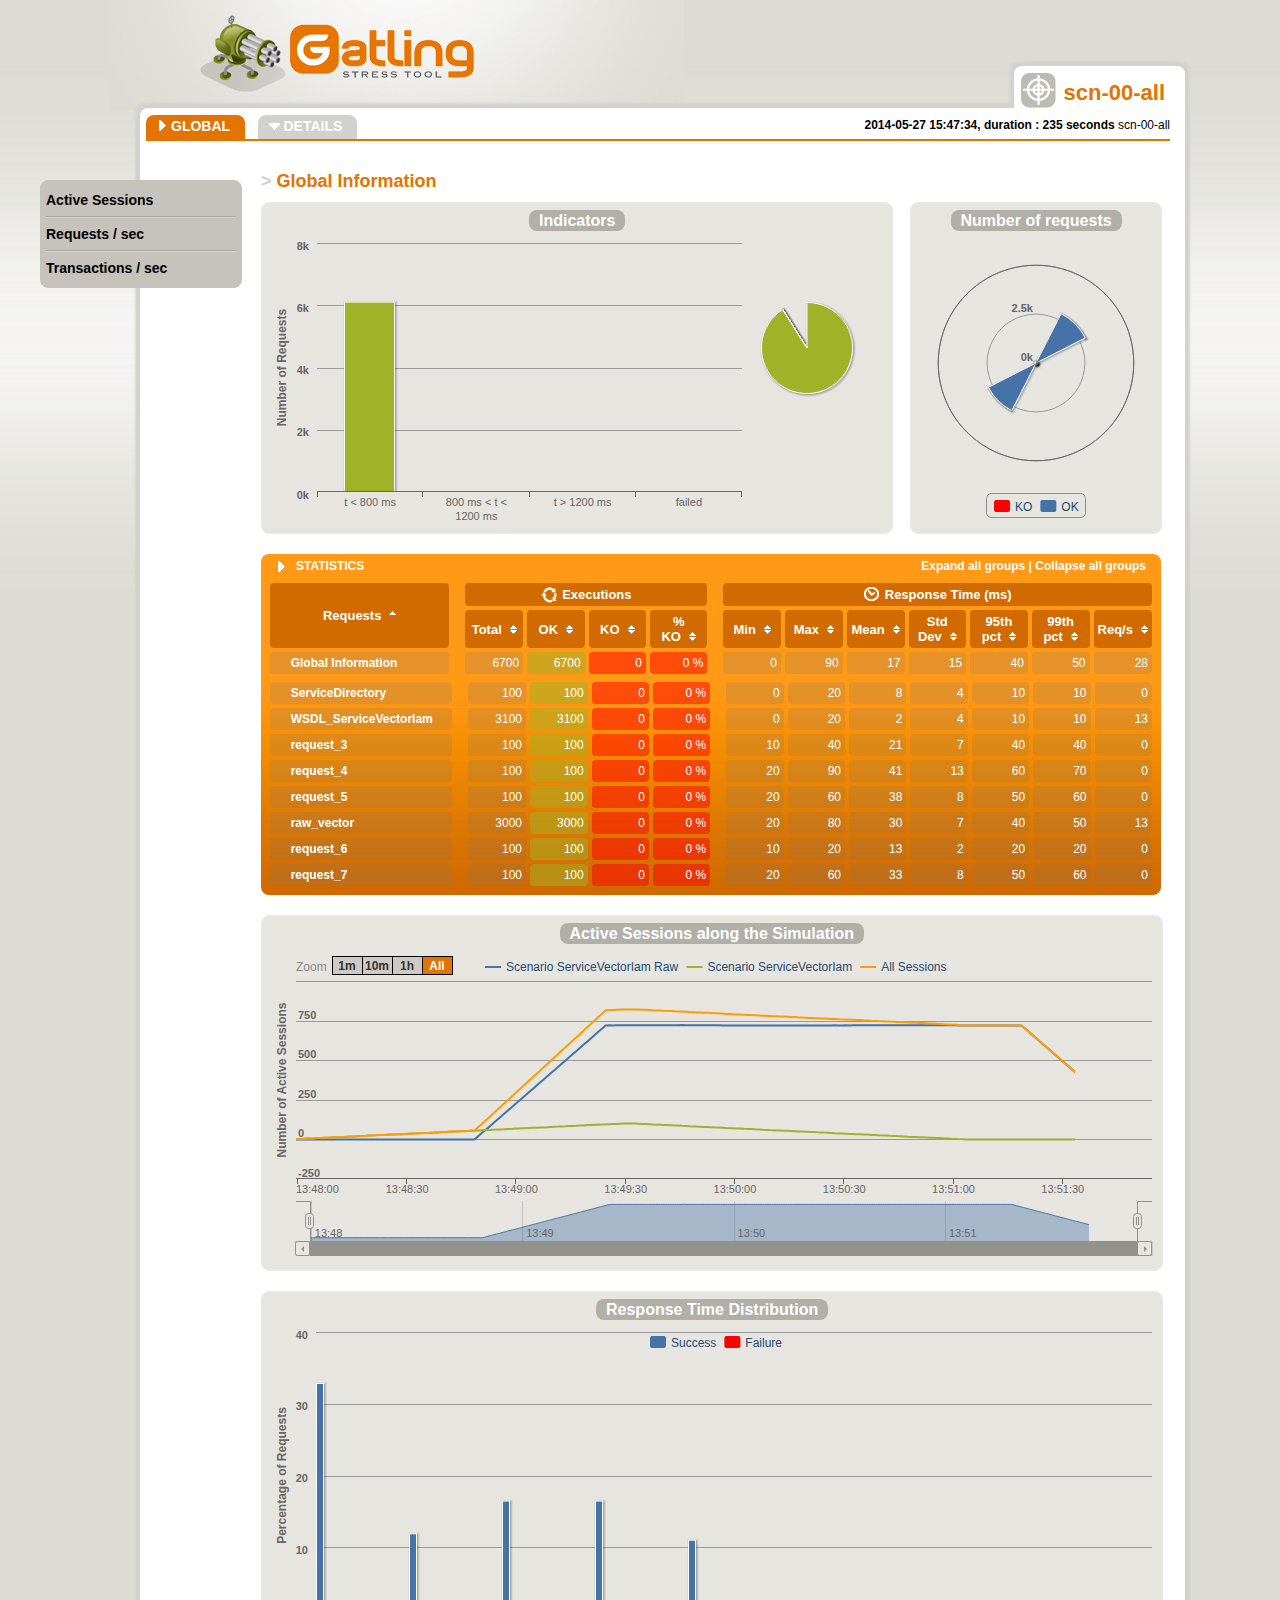
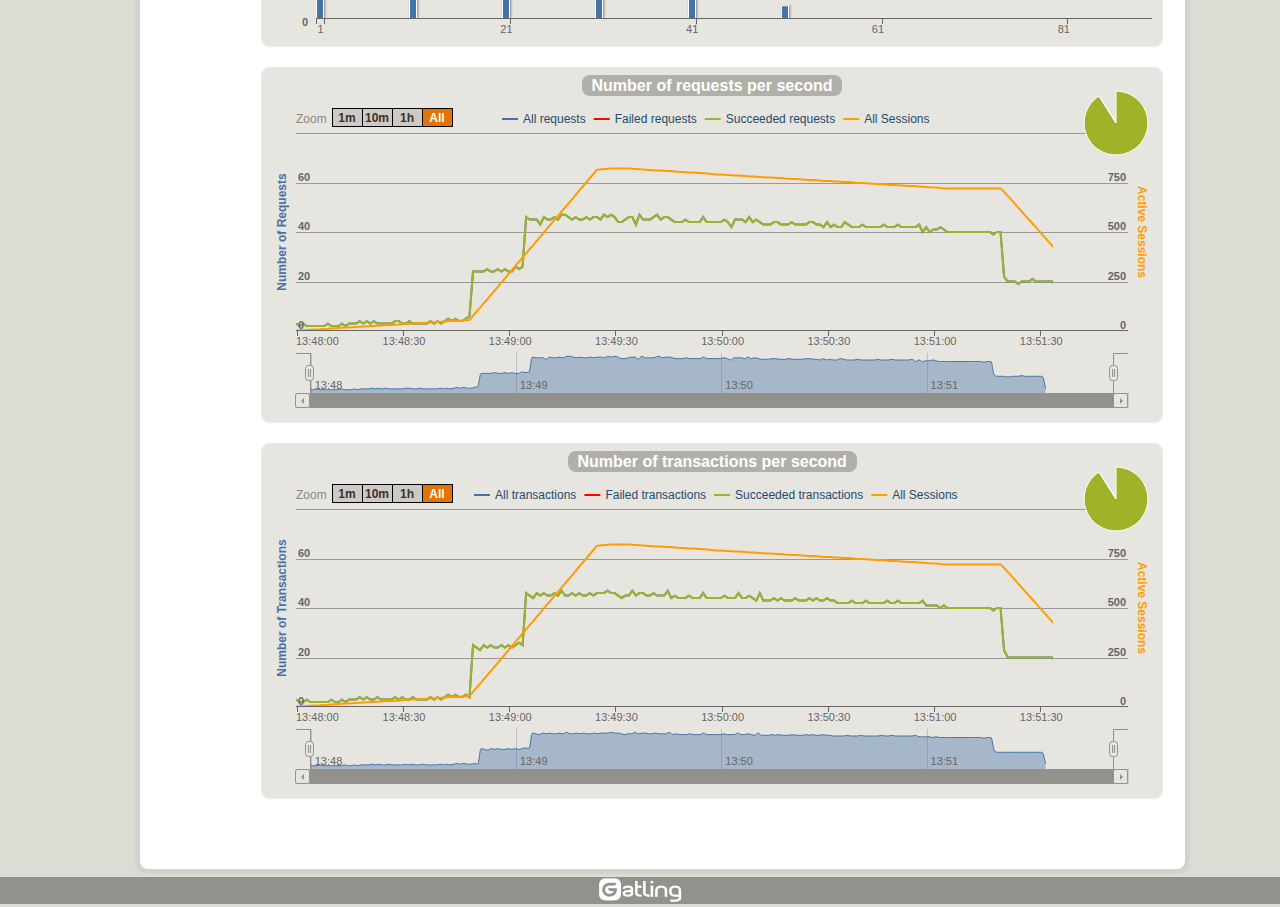
<file: iam-load-gatling/src/results/index.html>
<!DOCTYPE html>
<html>
<head>
<meta charset="UTF-8">
<link rel="shortcut icon" type="image/x-icon" href="style/favicon.ico"/>
<link href="style/style.css" rel="stylesheet" type="text/css" />
<link href="style/bootstrap.min.css" rel="stylesheet" type="text/css" />
<title>Gatling Stats - Global Information</title>
</head>
<body>
<div class="frise"></div>
<div class="container details">
    <div class="head">
        <a href="http://gatling-tool.org" target="blank_" title="Gatling Home Page"><img alt="Gatling" src="style/logo.png"/></a>
    </div>
    <div class="main">
        <div class="cadre">
                <div class="onglet">
                    <img src="style/cible.png" />
                    <p><span>scn-00-all</span></p>
                </div>
                <div class="content">
                    <div class="sous-menu">
                        <div class="item ouvert"><a href="index.html">GLOBAL</a></div>
                        <div class="item "><a id="details_link" href="#">DETAILS</a></div>
                        <p class="sim_desc" title="2014-05-27 15:47:34, duration : 235 seconds" data-content="scn-00-all">
                            <b>2014-05-27 15:47:34, duration : 235 seconds</b> scn-00-all</b>
                        </p>
                    </div>
                    <div class="content-in">
                        <h1><span>> </span>Global Information</h1>
                        <div class="article">
                            
                        <div class="schema polar">
                            <div id="container_number_of_requests"></div>
                        </div>

                        <div class="schema demi">
                            <div id="container_indicators" class="demi"></div>
                        </div>

                        <div class="statistics extensible-geant collapsed">
                            <div class="title">
                                <div class="right">
                                    <span class="expand-all-button">Expand all groups</span> | <span class="collapse-all-button">Collapse all groups</span>
                                </div>
                                <div id="statistics_title" class="title_collapsed">STATISTICS <span>(Click here to show more)</span></div>
                            </div>
                            <table id="container_statistics_head" class="statistics-in extensible-geant">
                                <thead>
                                    <tr>
                                        <th rowspan="2" id="col-1" class="header sortable sorted-up"><span>Requests</span></th>
                                        <th rowspan="2"></th>
                                        <th colspan="4" class="header"><span class="executions">Executions</span></th>
                                        <th rowspan="2"></th>
                                        <th colspan="7" class="header"><span class="response-time">Response Time (ms)</span></th>
                                    </tr>
                                    <tr>
                                        <th id="col-2" class="header sortable"><span>Total</span></th>
                                        <th id="col-3" class="header sortable"><span>OK</span></th>
                                        <th id="col-4" class="header sortable"><span>KO</span></th>
                                        <th id="col-5" class="header sortable"><span>% KO</span></th>
                                        <th id="col-6" class="header sortable"><span>Min</span></th>
<th id="col-7" class="header sortable"><span>Max</span></th>
<th id="col-8" class="header sortable"><span>Mean</span></th>
<th id="col-9" class="header sortable"><span>Std Dev</span></th>
<th id="col-10" class="header sortable"><span>95th pct</span></th>
<th id="col-11" class="header sortable"><span>99th pct</span></th>
<th id="col-12" class="header sortable"><span>Req/s</span></th>
                                    </tr>
                                </thead>
                                <tbody></tbody>
                            </table>
                            <div class="scrollable">
                                <table id="container_statistics_body" class="statistics-in extensible-geant">
                                    <tbody></tbody>
                                </table>
                            </div>
                        </div>

                        <div class="schema geant">
                            <a name="active_sessions"></a>
                            <div id="container_active_sessions" class="geant"></div>
                        </div>

                        <div class="schema geant">
                            <div id="container_distrib" class="geant"></div>
                        </div>

                        <div class="schema geant">
                            <a name="requests"></a>
                            <div id="container_requests" class="geant"></div>
                        </div>

                        <div class="schema geant">
                            <a name="transactions"></a>
                            <div id="container_transactions" class="geant"></div>
                        </div>

                        </div>
                    </div>
                </div>
        </div>
    </div>
    <div class="nav">
        <ul></ul>
    </div>
</div>
<div class="foot">
    <a href="http://gatling-tool.org" title="Gatling Home Page"><img alt="Gatling" src="style/logo-gatling.jpg"/></a>
</div>
<script type="text/javascript" src="js/jquery.min.js"></script>
<script type="text/javascript" src="js/bootstrap.min.js"></script>
<script type="text/javascript" src="js/gatling.js"></script>
<script type="text/javascript" src="js/menu.js"></script>
<script type="text/javascript" src="js/all_sessions.js"></script>
<script type="text/javascript" src="js/stats.js"></script>
<script type="text/javascript" src="js/highstock.js"></script>
<script type="text/javascript" src="js/highcharts-more.js"></script>
<script type="text/javascript" src="js/theme.js"></script>
<script type="text/javascript">
    var pageStats = stats.stats;
    $(document).ready(function() {
        $('.sim_desc').popover({trigger:'hover', placement:'bottom'});
        setDetailsLinkUrl();
        setGlobalMenu();
        setActiveMenu();
        fillStats(pageStats);
        
function numberOfRequestsDataForGroup(group) {
    var data = {names: [], oks: [], kos: []};

    $.each(group.contents, function(contentName, content) {
        if (content.type == 'GROUP') {
            var result = numberOfRequestsDataForGroup(content);
            data.names = data.names.concat(result.names);
            data.oks = data.oks.concat(result.oks);
            data.kos = data.kos.concat(result.kos);
        }
        else if (content.type == 'REQUEST') {
            data.names.push(content.path);
            data.oks.push(parseInt(content.stats.numberOfRequests.ok));
            data.kos.push(parseInt(content.stats.numberOfRequests.ko));
        }
    });

    return data;
}

var numberOfRequestsData = numberOfRequestsDataForGroup(stats);

new Highcharts.Chart({

    chart:{
        renderTo:'container_number_of_requests',
        polar:true,
        type:'column',
        height:330
    },

    credits:{
        enabled:false
    },

    title:{
        text:'<span class="chart_title">Number of requests</span>',
        useHTML: true
    },

    xAxis:{
        tickmarkPlacement:'on',
        categories:numberOfRequestsData.names,
        labels:{enabled:false}
    },

    yAxis:{
        min:0
    },

    plotOptions:{
        series:{
            stacking:'normal',
            groupPadding:0,
            pointPlacement:'on',
            shadow: true
        }
    },

    series:[
        {
            name:'KO',
            data:numberOfRequestsData.kos,
            color:"#FF0000"
        },
        {
            name:'OK',
            data:numberOfRequestsData.oks,
            color:"#4572A7"
        }
    ]
});

Highcharts.setOptions({
    global: {
        useUTC: false
    }
});

var indicatorsChart = new Highcharts.Chart({
    chart: {
        renderTo: 'container_indicators',
        marginRight: 150
    },
    credits: {
        enabled: false
    },
    legend: {
        enabled: false
    },
    title: {
     text: 'A title to let highcharts reserve the place for the title set later'
    },
    xAxis: {
        categories: [pageStats.group1.name,pageStats.group2.name,pageStats.group3.name,pageStats.group4.name]
    },
    yAxis: {
        title: {
            text: 'Number of Requests'
        }
    },
    tooltip: {
        formatter: function() {
            var s;
            if (this.point.name) { // the pie chart
                s = ''+ this.point.name +': '+ this.y +' requests';
            } else {
                s = ''+ this.y + ' requests';
            }
            return s;
        }
    },
    plotOptions: {
        series: {
            stacking: 'normal',
            shadow: true
        }
    },
    series: [
        {
            type: 'column',
            color: '#A0B228',
            data: [pageStats.group1.count,0,0,0],
            tooltip: { yDecimals: 0, ySuffix: 'ms' }
        },
        {
            type: 'column',
            color: '#FFDD00',
            data: [0,pageStats.group2.count,0,0],
            tooltip: { yDecimals: 0, ySuffix: 'ms' }
        },
        {
            type: 'column',
            color: '#FF9D00',
            data: [0,0,pageStats.group3.count,0],
            tooltip: { yDecimals: 0, ySuffix: 'ms' }
        },
        {
            type: 'column',
            color: '#FF0000',
            data: [0,0,0,pageStats.group4.count],
            tooltip: { yDecimals: 0, ySuffix: 'ms' }
        },
        {
            type: 'pie',
            name: 'Percentages',
            data: [
                {
                    name: pageStats.group1.name,
                    y: pageStats.group1.percentage,
                    color: '#A0B228'
                },
                {
                    name: pageStats.group2.name,
                    y: pageStats.group2.percentage,
                    color: '#FFDD00'
                },
                {
                    name: pageStats.group3.name,
                    y: pageStats.group3.percentage,
                    color: '#FF9D00'
                },
                {
                    name: pageStats.group4.name,
                    y: pageStats.group4.percentage,
                    color: '#FF0000'
                }
            ],
            center: [470, 85],
            size: 100,
            showInLegend: false,
            dataLabels: { enabled: false }
        }
    ]
});

indicatorsChart.setTitle({
    text: '<span class="chart_title">Indicators</span>',
    useHTML: true
});

function generateHtmlRow(request, level, index, parent, group) {
    if (request.name == 'Global Information')
        var url = 'index.html';
    else
        var url ='req_' + request.pathFormatted + '.html';

    if (group)
        var expandButtonStyle = '';
    else
        var expandButtonStyle = ' hidden';

    var koPercent = (request.stats.numberOfRequests.ko * 100 / request.stats.numberOfRequests.total).toFixed(0);
    return '<tr id="' + request.pathFormatted + '" class="child-of-' + parent + '"> \
        <td class="total col-1"> \
            <span id="' + request.pathFormatted + '" style="margin-left: ' + (level * 10) + 'px;" class="expand-button' + expandButtonStyle + '">&nbsp;</span> \
            <a href="' + url +'">' + request.name + '</a><span class="value" style="display:none;">' + index + '</span> \
        </td> \
        <td></td> \
        <td class="value total col-2">' + request.stats.numberOfRequests.total + '</td> \
        <td class="value ok col-3">' + request.stats.numberOfRequests.ok + '</td> \
        <td class="value ko col-4">' + request.stats.numberOfRequests.ko + '</td> \
         <td class="value ko col-5">' + koPercent + ' %' + '</td> \
        <td></td> \
        <td class="value total col-6">' + request.stats.minResponseTime.total + '</td> \
        <td class="value total col-7">' + request.stats.maxResponseTime.total + '</td> \
        <td class="value total col-8">' + request.stats.meanResponseTime.total + '</td> \
        <td class="value total col-9">' + request.stats.standardDeviation.total + '</td> \
        <td class="value total col-10">' + request.stats.percentiles1.total + '</td> \
        <td class="value total col-11">' + request.stats.percentiles2.total + '</td> \
        <td class="value total col-12">' + request.stats.meanNumberOfRequestsPerSecond.total + '</td> \
        </tr>';
}

function generateHtmlRowsForGroup(group, level, index, parent) {
    var buffer = '';

    if (!parent)
        parent = 'ROOT';
    else {
        buffer += generateHtmlRow(group, level - 1, index, parent, true);
        index++;
        parent = group.pathFormatted;
    }

    $.each(group.contents, function(contentName, content) {
        if (content.type == 'GROUP') {
            var result = generateHtmlRowsForGroup(content, level + 1, index, parent);
            buffer += result.html;
            index = result.index;
        }
        else if (content.type == 'REQUEST') {
            buffer += generateHtmlRow(content, level, index, parent);
            index++;
        }
    });

    return { html: buffer, index: index };
}

$('#container_statistics_head tbody').append(generateHtmlRow(stats, 0, 0));

var lines = generateHtmlRowsForGroup(stats, 0, 0)
$('#container_statistics_body tbody').append(lines.html);

$('#container_statistics_head').sortable('#container_statistics_body');
$('.statistics').expandable();

if (lines.index < 30) {
    $('#statistics_title span').attr('style', 'display: none;');
    $('#statistics_title').attr('style', 'cursor: auto;')
}
else {
    $('#statistics_title').click(function(){
        $(this).toggleClass('title_collapsed').toggleClass('title_not_collapsed');
        $('#container_statistics_body').parent().toggleClass('scrollable').toggleClass('');
    });
}

allSessionsData.yAxis = 0;

var allSessionsChart = new Highcharts.StockChart({
    chart: {
        renderTo: 'container_active_sessions',
        zoomType: 'x'
    },
    credits: {
        enabled: false
    },
    legend: {
        enabled: true,
        floating: true,
        y: -285,
        borderWidth: 0
    },
    title: {
      text: 'A title to let highcharts reserve the place for the title set later'
    },
    rangeSelector: {
        buttons : [{
        type : 'minute',
        count : 1,
        text : '1m'
    }, {
        type : 'minute',
        count : 10,
        text : '10m'
    }, {
        type : 'hour',
        count : 1,
        text : '1h'
    }, {
        type : 'all',
        count : 1,
        text : 'All'
    }],
    selected : 3,
    inputEnabled : false
    },
    xAxis: {
        type: 'datetime',
        ordinal: false,
        maxZoom: 10000 // three days
    },
    yAxis: {
        title: {
            text: 'Number of Active Sessions'
        }
    },
    series: [
        {
color: '#4572A7'
, name: 'Scenario ServiceVectorIam Raw'
, data: [
[1401198479492,0],[1401198480492,0],[1401198481492,0],[1401198482492,0],[1401198483492,0],[1401198484492,0],[1401198485492,0],[1401198486492,0],[1401198487492,0],[1401198488492,0],[1401198489492,0],[1401198490492,0],[1401198491492,0],[1401198492492,0],[1401198493492,0],[1401198494492,0],[1401198495492,0],[1401198496492,0],[1401198497492,0],[1401198498492,0],[1401198499492,0],[1401198500492,0],[1401198501492,0],[1401198502492,0],[1401198503492,0],[1401198504492,0],[1401198505492,0],[1401198506492,0],[1401198507492,0],[1401198508492,0],[1401198509492,0],[1401198510492,0],[1401198511492,0],[1401198512492,0],[1401198513492,0],[1401198514492,0],[1401198515492,0],[1401198516492,0],[1401198517492,0],[1401198518492,0],[1401198519492,0],[1401198520492,0],[1401198521492,0],[1401198522492,0],[1401198523492,0],[1401198524492,0],[1401198525492,0],[1401198526492,0],[1401198527492,0],[1401198528492,0],[1401198529492,20],[1401198530492,40],[1401198531492,59],[1401198532492,79],[1401198533492,99],[1401198534492,119],[1401198535492,139],[1401198536492,159],[1401198537492,179],[1401198538492,199],[1401198539492,219],[1401198540492,239],[1401198541492,259],[1401198542492,279],[1401198543492,299],[1401198544492,319],[1401198545492,339],[1401198546492,359],[1401198547492,379],[1401198548492,399],[1401198549492,419],[1401198550492,439],[1401198551492,459],[1401198552492,479],[1401198553492,499],[1401198554492,519],[1401198555492,539],[1401198556492,559],[1401198557492,579],[1401198558492,599],[1401198559492,619],[1401198560492,639],[1401198561492,659],[1401198562492,679],[1401198563492,699],[1401198564492,719],[1401198565492,721],[1401198566492,720],[1401198567492,721],[1401198568492,721],[1401198569492,721],[1401198570492,721],[1401198571492,721],[1401198572492,721],[1401198573492,721],[1401198574492,721],[1401198575492,721],[1401198576492,721],[1401198577492,721],[1401198578492,721],[1401198579492,721],[1401198580492,721],[1401198581492,721],[1401198582492,721],[1401198583492,721],[1401198584492,721],[1401198585492,722],[1401198586492,721],[1401198587492,721],[1401198588492,721],[1401198589492,721],[1401198590492,721],[1401198591492,721],[1401198592492,721],[1401198593492,721],[1401198594492,721],[1401198595492,721],[1401198596492,720],[1401198597492,720],[1401198598492,720],[1401198599492,720],[1401198600492,720],[1401198601492,720],[1401198602492,720],[1401198603492,720],[1401198604492,720],[1401198605492,720],[1401198606492,720],[1401198607492,720],[1401198608492,720],[1401198609492,720],[1401198610492,720],[1401198611492,720],[1401198612492,720],[1401198613492,720],[1401198614492,720],[1401198615492,720],[1401198616492,720],[1401198617492,720],[1401198618492,720],[1401198619492,720],[1401198620492,720],[1401198621492,720],[1401198622492,720],[1401198623492,720],[1401198624492,720],[1401198625492,720],[1401198626492,720],[1401198627492,721],[1401198628492,720],[1401198629492,720],[1401198630492,721],[1401198631492,720],[1401198632492,721],[1401198633492,721],[1401198634492,721],[1401198635492,721],[1401198636492,721],[1401198637492,721],[1401198638492,721],[1401198639492,721],[1401198640492,721],[1401198641492,721],[1401198642492,721],[1401198643492,721],[1401198644492,721],[1401198645492,721],[1401198646492,721],[1401198647492,721],[1401198648492,721],[1401198649492,721],[1401198650492,721],[1401198651492,721],[1401198652492,721],[1401198653492,721],[1401198654492,721],[1401198655492,721],[1401198656492,721],[1401198657492,721],[1401198658492,721],[1401198659492,721],[1401198660492,721],[1401198661492,720],[1401198662492,720],[1401198663492,720],[1401198664492,720],[1401198665492,720],[1401198666492,720],[1401198667492,720],[1401198668492,720],[1401198669492,720],[1401198670492,720],[1401198671492,720],[1401198672492,720],[1401198673492,720],[1401198674492,720],[1401198675492,720],[1401198676492,720],[1401198677492,720],[1401198678492,720],[1401198679492,703],[1401198680492,683],[1401198681492,663],[1401198682492,643],[1401198683492,623],[1401198684492,603],[1401198685492,583],[1401198686492,563],[1401198687492,543],[1401198688492,523],[1401198689492,503],[1401198690492,483],[1401198691492,463],[1401198692492,443],[1401198693492,423],[1401198694492,403],[1401198695492,383],[1401198696492,363],[1401198697492,345],[1401198698492,324],[1401198699492,304],[1401198700492,284],[1401198701492,264],[1401198702492,244],[1401198703492,224],[1401198704492,204],[1401198705492,184],[1401198706492,164],[1401198707492,144],[1401198708492,124],[1401198709492,104],[1401198710492,84],[1401198711492,64],[1401198712492,44],[1401198713492,24],[1401198714492,4]
]
, tooltip: { yDecimals: 0, ySuffix: '' }
},
{
color: '#A0B228'
, name: 'Scenario ServiceVectorIam'
, data: [
[1401198479492,2],[1401198480492,3],[1401198481492,4],[1401198482492,5],[1401198483492,6],[1401198484492,7],[1401198485492,8],[1401198486492,9],[1401198487492,10],[1401198488492,11],[1401198489492,13],[1401198490492,14],[1401198491492,15],[1401198492492,16],[1401198493492,17],[1401198494492,18],[1401198495492,19],[1401198496492,20],[1401198497492,21],[1401198498492,22],[1401198499492,24],[1401198500492,25],[1401198501492,26],[1401198502492,27],[1401198503492,28],[1401198504492,29],[1401198505492,30],[1401198506492,31],[1401198507492,32],[1401198508492,33],[1401198509492,35],[1401198510492,36],[1401198511492,37],[1401198512492,38],[1401198513492,39],[1401198514492,40],[1401198515492,41],[1401198516492,42],[1401198517492,43],[1401198518492,44],[1401198519492,46],[1401198520492,47],[1401198521492,48],[1401198522492,49],[1401198523492,50],[1401198524492,51],[1401198525492,52],[1401198526492,53],[1401198527492,54],[1401198528492,55],[1401198529492,57],[1401198530492,58],[1401198531492,59],[1401198532492,60],[1401198533492,61],[1401198534492,62],[1401198535492,63],[1401198536492,64],[1401198537492,65],[1401198538492,66],[1401198539492,68],[1401198540492,69],[1401198541492,70],[1401198542492,71],[1401198543492,72],[1401198544492,73],[1401198545492,74],[1401198546492,75],[1401198547492,76],[1401198548492,77],[1401198549492,79],[1401198550492,80],[1401198551492,81],[1401198552492,82],[1401198553492,83],[1401198554492,84],[1401198555492,85],[1401198556492,86],[1401198557492,87],[1401198558492,88],[1401198559492,90],[1401198560492,91],[1401198561492,92],[1401198562492,93],[1401198563492,94],[1401198564492,95],[1401198565492,96],[1401198566492,97],[1401198567492,98],[1401198568492,99],[1401198569492,100],[1401198570492,100],[1401198571492,100],[1401198572492,100],[1401198573492,99],[1401198574492,98],[1401198575492,97],[1401198576492,96],[1401198577492,94],[1401198578492,93],[1401198579492,92],[1401198580492,91],[1401198581492,90],[1401198582492,89],[1401198583492,88],[1401198584492,87],[1401198585492,86],[1401198586492,85],[1401198587492,83],[1401198588492,82],[1401198589492,81],[1401198590492,80],[1401198591492,79],[1401198592492,78],[1401198593492,77],[1401198594492,76],[1401198595492,75],[1401198596492,74],[1401198597492,72],[1401198598492,71],[1401198599492,70],[1401198600492,69],[1401198601492,68],[1401198602492,67],[1401198603492,66],[1401198604492,65],[1401198605492,64],[1401198606492,63],[1401198607492,61],[1401198608492,60],[1401198609492,59],[1401198610492,58],[1401198611492,57],[1401198612492,56],[1401198613492,55],[1401198614492,54],[1401198615492,53],[1401198616492,52],[1401198617492,50],[1401198618492,49],[1401198619492,48],[1401198620492,47],[1401198621492,46],[1401198622492,45],[1401198623492,44],[1401198624492,43],[1401198625492,42],[1401198626492,41],[1401198627492,39],[1401198628492,38],[1401198629492,37],[1401198630492,36],[1401198631492,35],[1401198632492,34],[1401198633492,33],[1401198634492,32],[1401198635492,31],[1401198636492,30],[1401198637492,28],[1401198638492,27],[1401198639492,26],[1401198640492,25],[1401198641492,24],[1401198642492,23],[1401198643492,22],[1401198644492,21],[1401198645492,20],[1401198646492,19],[1401198647492,17],[1401198648492,16],[1401198649492,15],[1401198650492,14],[1401198651492,13],[1401198652492,12],[1401198653492,11],[1401198654492,10],[1401198655492,9],[1401198656492,8],[1401198657492,6],[1401198658492,5],[1401198659492,4],[1401198660492,3],[1401198661492,2],[1401198662492,1],[1401198663492,0],[1401198664492,0],[1401198665492,0],[1401198666492,0],[1401198667492,0],[1401198668492,0],[1401198669492,0],[1401198670492,0],[1401198671492,0],[1401198672492,0],[1401198673492,0],[1401198674492,0],[1401198675492,0],[1401198676492,0],[1401198677492,0],[1401198678492,0],[1401198679492,0],[1401198680492,0],[1401198681492,0],[1401198682492,0],[1401198683492,0],[1401198684492,0],[1401198685492,0],[1401198686492,0],[1401198687492,0],[1401198688492,0],[1401198689492,0],[1401198690492,0],[1401198691492,0],[1401198692492,0],[1401198693492,0],[1401198694492,0],[1401198695492,0],[1401198696492,0],[1401198697492,0],[1401198698492,0],[1401198699492,0],[1401198700492,0],[1401198701492,0],[1401198702492,0],[1401198703492,0],[1401198704492,0],[1401198705492,0],[1401198706492,0],[1401198707492,0],[1401198708492,0],[1401198709492,0],[1401198710492,0],[1401198711492,0],[1401198712492,0],[1401198713492,0],[1401198714492,0]
]
, tooltip: { yDecimals: 0, ySuffix: '' }
},

        allSessionsData
    ]
});


allSessionsChart.setTitle({
    text: '<span class="chart_title">Active Sessions along the Simulation</span>',
    useHTML: true
});

allSessionsData.yAxis = 1;

var responseTimeDistributionChart = new Highcharts.Chart({
    chart: {
        renderTo: 'container_distrib',
        type: 'column'
    },
    credits: {
        enabled: false
    },
    legend: {
        enabled: true,
        floating: true,
        y: -285,
        borderWidth: 0
    },
    title: {
        text: 'A title to let highcharts reserve the place for the title set later'
    },
    xAxis: {
        categories: ['1', '2', '3', '4', '5', '6', '7', '8', '9', '10', '11', '12', '13', '14', '15', '16', '17', '18', '19', '20', '21', '22', '23', '24', '25', '26', '27', '28', '29', '30', '31', '32', '33', '34', '35', '36', '37', '38', '39', '40', '41', '42', '43', '44', '45', '46', '47', '48', '49', '50', '51', '52', '53', '54', '55', '56', '57', '58', '59', '60', '61', '62', '63', '64', '65', '66', '67', '68', '69', '70', '71', '72', '73', '74', '75', '76', '77', '78', '79', '80', '81', '82', '83', '84', '85', '86', '87', '88', '89', '90'],
        tickInterval: 20
    },
    yAxis: {
        min: 0,
        title: {
            text: 'Percentage of Requests'
        }
    },
    tooltip: {
        formatter: function() {
            return '<b>'+ this.x +' ms</b><br/>'+
            this.series.name +': '+ this.y +' %<br/>'+
            'Total: '+ this.point.stackTotal + ' %';
        }
    },
    plotOptions: {
        series: {
            groupPadding: 0,
            stacking: 'normal',
            shadow: true
        }
    },
    series: [
    	{
type: 'column'
, color: '#4572A7'
, name: 'Success'
, data: [
36,0,0,0,0,0,0,0,0,0,13,0,0,0,0,0,0,0,0,0,18,0,0,0,0,0,0,0,0,0,18,0,0,0,0,0,0,0,0,0,12,0,0,0,0,0,0,0,0,0,2,0,0,0,0,0,0,0,0,0,0,0,0,0,0,0,0,0,0,0,0,0,0,0,0,0,0,0,0,0,0,0,0,0,0,0,0,0,0,0
]
, tooltip: { yDecimals: 0, ySuffix: 'ms' }
},
    	{
type: 'column'
, color: '#FF0000'
, name: 'Failure'
, data: [
0,0,0,0,0,0,0,0,0,0,0,0,0,0,0,0,0,0,0,0,0,0,0,0,0,0,0,0,0,0,0,0,0,0,0,0,0,0,0,0,0,0,0,0,0,0,0,0,0,0,0,0,0,0,0,0,0,0,0,0,0,0,0,0,0,0,0,0,0,0,0,0,0,0,0,0,0,0,0,0,0,0,0,0,0,0,0,0,0,0
]
, tooltip: { yDecimals: 0, ySuffix: 'ms' }
}
    ]
});

responseTimeDistributionChart.setTitle({
    text: '<span class="chart_title">Response Time Distribution</span>',
    useHTML: true
});

var requestsChart = new Highcharts.StockChart({
    chart: {
        renderTo: 'container_requests',
        zoomType: 'x'
    },
    credits: {
        enabled: false
    },
    legend: {
        enabled: true,
        floating: true,
        y: -285,
        borderWidth: 0
    },
    title: {
        text: 'A title to let highcharts reserve the place for the title set later'
    },
    rangeSelector: {
            buttons : [{
            type : 'minute',
            count : 1,
            text : '1m'
        }, {
            type : 'minute',
            count : 10,
            text : '10m'
        }, {
            type : 'hour',
            count : 1,
            text : '1h'
        }, {
            type : 'all',
            count : 1,
            text : 'All'
        }],
        selected : 3,
        inputEnabled : false
    },
    xAxis: {
        type: 'datetime',
        ordinal: false,
        maxZoom: 10000 // three days
    },
    yAxis:[
    {
        min: 0,
        title: {
            text: 'Number of Requests',
            style: {
                color: '#4572A7'
            }
        }
    }, {
        min: 0,
        title: {
            text: 'Active Sessions',
            style: {
                color: '#FF9D00'
            }
        },
        opposite: true
    }],
    series:
    [
        {
color: '#4572A7'
, name: 'All requests'
, data: [
[1401198479492,3],[1401198480492,2],[1401198481492,3],[1401198482492,2],[1401198483492,2],[1401198484492,2],[1401198485492,2],[1401198486492,2],[1401198487492,2],[1401198488492,3],[1401198489492,2],[1401198490492,2],[1401198491492,2],[1401198492492,3],[1401198493492,2],[1401198494492,3],[1401198495492,3],[1401198496492,3],[1401198497492,4],[1401198498492,3],[1401198499492,4],[1401198500492,3],[1401198501492,4],[1401198502492,3],[1401198503492,3],[1401198504492,3],[1401198505492,3],[1401198506492,3],[1401198507492,4],[1401198508492,4],[1401198509492,3],[1401198510492,3],[1401198511492,4],[1401198512492,3],[1401198513492,3],[1401198514492,3],[1401198515492,3],[1401198516492,3],[1401198517492,4],[1401198518492,3],[1401198519492,4],[1401198520492,3],[1401198521492,4],[1401198522492,5],[1401198523492,4],[1401198524492,5],[1401198525492,4],[1401198526492,4],[1401198527492,5],[1401198528492,6],[1401198529492,24],[1401198530492,24],[1401198531492,24],[1401198532492,24],[1401198533492,25],[1401198534492,24],[1401198535492,24],[1401198536492,25],[1401198537492,24],[1401198538492,25],[1401198539492,24],[1401198540492,24],[1401198541492,26],[1401198542492,25],[1401198543492,26],[1401198544492,46],[1401198545492,45],[1401198546492,45],[1401198547492,45],[1401198548492,43],[1401198549492,46],[1401198550492,45],[1401198551492,45],[1401198552492,46],[1401198553492,45],[1401198554492,47],[1401198555492,47],[1401198556492,46],[1401198557492,45],[1401198558492,46],[1401198559492,45],[1401198560492,45],[1401198561492,46],[1401198562492,45],[1401198563492,46],[1401198564492,46],[1401198565492,45],[1401198566492,47],[1401198567492,46],[1401198568492,47],[1401198569492,46],[1401198570492,44],[1401198571492,44],[1401198572492,45],[1401198573492,46],[1401198574492,46],[1401198575492,43],[1401198576492,47],[1401198577492,45],[1401198578492,45],[1401198579492,45],[1401198580492,46],[1401198581492,47],[1401198582492,45],[1401198583492,46],[1401198584492,46],[1401198585492,45],[1401198586492,44],[1401198587492,44],[1401198588492,44],[1401198589492,45],[1401198590492,44],[1401198591492,44],[1401198592492,44],[1401198593492,44],[1401198594492,46],[1401198595492,44],[1401198596492,44],[1401198597492,44],[1401198598492,44],[1401198599492,44],[1401198600492,45],[1401198601492,44],[1401198602492,42],[1401198603492,45],[1401198604492,45],[1401198605492,45],[1401198606492,44],[1401198607492,46],[1401198608492,44],[1401198609492,45],[1401198610492,44],[1401198611492,43],[1401198612492,43],[1401198613492,43],[1401198614492,44],[1401198615492,44],[1401198616492,43],[1401198617492,43],[1401198618492,43],[1401198619492,44],[1401198620492,43],[1401198621492,43],[1401198622492,43],[1401198623492,43],[1401198624492,44],[1401198625492,44],[1401198626492,43],[1401198627492,43],[1401198628492,42],[1401198629492,44],[1401198630492,42],[1401198631492,43],[1401198632492,42],[1401198633492,42],[1401198634492,44],[1401198635492,43],[1401198636492,42],[1401198637492,42],[1401198638492,42],[1401198639492,43],[1401198640492,42],[1401198641492,42],[1401198642492,42],[1401198643492,42],[1401198644492,42],[1401198645492,43],[1401198646492,42],[1401198647492,42],[1401198648492,42],[1401198649492,43],[1401198650492,42],[1401198651492,42],[1401198652492,42],[1401198653492,42],[1401198654492,42],[1401198655492,43],[1401198656492,40],[1401198657492,42],[1401198658492,40],[1401198659492,41],[1401198660492,41],[1401198661492,42],[1401198662492,41],[1401198663492,40],[1401198664492,40],[1401198665492,40],[1401198666492,40],[1401198667492,40],[1401198668492,40],[1401198669492,40],[1401198670492,40],[1401198671492,40],[1401198672492,40],[1401198673492,40],[1401198674492,40],[1401198675492,40],[1401198676492,39],[1401198677492,40],[1401198678492,40],[1401198679492,22],[1401198680492,20],[1401198681492,20],[1401198682492,20],[1401198683492,19],[1401198684492,20],[1401198685492,20],[1401198686492,20],[1401198687492,21],[1401198688492,20],[1401198689492,20],[1401198690492,20],[1401198691492,20],[1401198692492,20],[1401198693492,20],[1401198694492,3]
]
, tooltip: { yDecimals: 0, ySuffix: '' }
},{
color: '#FF0000'
, name: 'Failed requests'
, data: [

]
, tooltip: { yDecimals: 0, ySuffix: '' }
},{
color: '#A0B228'
, name: 'Succeeded requests'
, data: [
[1401198479492,3],[1401198480492,2],[1401198481492,3],[1401198482492,2],[1401198483492,2],[1401198484492,2],[1401198485492,2],[1401198486492,2],[1401198487492,2],[1401198488492,3],[1401198489492,2],[1401198490492,2],[1401198491492,2],[1401198492492,3],[1401198493492,2],[1401198494492,3],[1401198495492,3],[1401198496492,3],[1401198497492,4],[1401198498492,3],[1401198499492,4],[1401198500492,3],[1401198501492,4],[1401198502492,3],[1401198503492,3],[1401198504492,3],[1401198505492,3],[1401198506492,3],[1401198507492,4],[1401198508492,4],[1401198509492,3],[1401198510492,3],[1401198511492,4],[1401198512492,3],[1401198513492,3],[1401198514492,3],[1401198515492,3],[1401198516492,3],[1401198517492,4],[1401198518492,3],[1401198519492,4],[1401198520492,3],[1401198521492,4],[1401198522492,5],[1401198523492,4],[1401198524492,5],[1401198525492,4],[1401198526492,4],[1401198527492,5],[1401198528492,6],[1401198529492,24],[1401198530492,24],[1401198531492,24],[1401198532492,24],[1401198533492,25],[1401198534492,24],[1401198535492,24],[1401198536492,25],[1401198537492,24],[1401198538492,25],[1401198539492,24],[1401198540492,24],[1401198541492,26],[1401198542492,25],[1401198543492,26],[1401198544492,46],[1401198545492,45],[1401198546492,45],[1401198547492,45],[1401198548492,43],[1401198549492,46],[1401198550492,45],[1401198551492,45],[1401198552492,46],[1401198553492,45],[1401198554492,47],[1401198555492,47],[1401198556492,46],[1401198557492,45],[1401198558492,46],[1401198559492,45],[1401198560492,45],[1401198561492,46],[1401198562492,45],[1401198563492,46],[1401198564492,46],[1401198565492,45],[1401198566492,47],[1401198567492,46],[1401198568492,47],[1401198569492,46],[1401198570492,44],[1401198571492,44],[1401198572492,45],[1401198573492,46],[1401198574492,46],[1401198575492,43],[1401198576492,47],[1401198577492,45],[1401198578492,45],[1401198579492,45],[1401198580492,46],[1401198581492,47],[1401198582492,45],[1401198583492,46],[1401198584492,46],[1401198585492,45],[1401198586492,44],[1401198587492,44],[1401198588492,44],[1401198589492,45],[1401198590492,44],[1401198591492,44],[1401198592492,44],[1401198593492,44],[1401198594492,46],[1401198595492,44],[1401198596492,44],[1401198597492,44],[1401198598492,44],[1401198599492,44],[1401198600492,45],[1401198601492,44],[1401198602492,42],[1401198603492,45],[1401198604492,45],[1401198605492,45],[1401198606492,44],[1401198607492,46],[1401198608492,44],[1401198609492,45],[1401198610492,44],[1401198611492,43],[1401198612492,43],[1401198613492,43],[1401198614492,44],[1401198615492,44],[1401198616492,43],[1401198617492,43],[1401198618492,43],[1401198619492,44],[1401198620492,43],[1401198621492,43],[1401198622492,43],[1401198623492,43],[1401198624492,44],[1401198625492,44],[1401198626492,43],[1401198627492,43],[1401198628492,42],[1401198629492,44],[1401198630492,42],[1401198631492,43],[1401198632492,42],[1401198633492,42],[1401198634492,44],[1401198635492,43],[1401198636492,42],[1401198637492,42],[1401198638492,42],[1401198639492,43],[1401198640492,42],[1401198641492,42],[1401198642492,42],[1401198643492,42],[1401198644492,42],[1401198645492,43],[1401198646492,42],[1401198647492,42],[1401198648492,42],[1401198649492,43],[1401198650492,42],[1401198651492,42],[1401198652492,42],[1401198653492,42],[1401198654492,42],[1401198655492,43],[1401198656492,40],[1401198657492,42],[1401198658492,40],[1401198659492,41],[1401198660492,41],[1401198661492,42],[1401198662492,41],[1401198663492,40],[1401198664492,40],[1401198665492,40],[1401198666492,40],[1401198667492,40],[1401198668492,40],[1401198669492,40],[1401198670492,40],[1401198671492,40],[1401198672492,40],[1401198673492,40],[1401198674492,40],[1401198675492,40],[1401198676492,39],[1401198677492,40],[1401198678492,40],[1401198679492,22],[1401198680492,20],[1401198681492,20],[1401198682492,20],[1401198683492,19],[1401198684492,20],[1401198685492,20],[1401198686492,20],[1401198687492,21],[1401198688492,20],[1401198689492,20],[1401198690492,20],[1401198691492,20],[1401198692492,20],[1401198693492,20],[1401198694492,3]
]
, tooltip: { yDecimals: 0, ySuffix: '' }
},
        allSessionsData,
        {
            
type: 'pie',
name: 'Distribution',
data: [
{name: 'Success', y: 6700, color: '#A0B228'},{name: 'Failures', y: 0, color: '#FF0000'}
],
center: [800, -30],
size: 70,
showInLegend: false,
dataLabels: { enabled: false },
dataGrouping: { enabled: false }

        }
    ]
});

requestsChart.setTitle({
    text: '<span class="chart_title">Number of requests per second</span>',
    useHTML: true
});

var transactionsChart = new Highcharts.StockChart({
    chart: {
        renderTo: 'container_transactions',
        zoomType: 'x'
    },
    credits: {
        enabled: false
    },
    legend: {
        enabled: true,
        floating: true,
        y: -285,
        borderWidth: 0
    },
    title: {
        text: 'A title to let highcharts reserve the place for the title set later'
    },
    rangeSelector: {
        buttons : [{
            type : 'minute',
            count : 1,
            text : '1m'
        }, {
            type : 'minute',
            count : 10,
            text : '10m'
        }, {
            type : 'hour',
            count : 1,
            text : '1h'
        }, {
            type : 'all',
            count : 1,
            text : 'All'
        }],
        selected : 3,
        inputEnabled : false
    },
    xAxis: {
        type: 'datetime',
        ordinal: false,
        maxZoom: 10000 // three days
    },
    yAxis:[
    {
        min: 0,
        title: {
            text: 'Number of Transactions',
            style: {
                color: '#4572A7'
            }
        }
    }, {
        min: 0,
        title: {
            text: 'Active Sessions',
            style: {
                color: '#FF9D00'
            }
        },
        opposite: true
    }],
    series:
    [
        {
color: '#4572A7'
, name: 'All transactions'
, data: [
[1401198479492,3],[1401198480492,2],[1401198481492,2],[1401198482492,3],[1401198483492,2],[1401198484492,2],[1401198485492,2],[1401198486492,2],[1401198487492,2],[1401198488492,2],[1401198489492,3],[1401198490492,2],[1401198491492,2],[1401198492492,3],[1401198493492,2],[1401198494492,3],[1401198495492,3],[1401198496492,3],[1401198497492,4],[1401198498492,3],[1401198499492,4],[1401198500492,3],[1401198501492,3],[1401198502492,4],[1401198503492,3],[1401198504492,3],[1401198505492,3],[1401198506492,3],[1401198507492,4],[1401198508492,3],[1401198509492,4],[1401198510492,3],[1401198511492,3],[1401198512492,4],[1401198513492,3],[1401198514492,3],[1401198515492,3],[1401198516492,3],[1401198517492,4],[1401198518492,3],[1401198519492,4],[1401198520492,3],[1401198521492,4],[1401198522492,5],[1401198523492,4],[1401198524492,5],[1401198525492,4],[1401198526492,4],[1401198527492,5],[1401198528492,4],[1401198529492,25],[1401198530492,24],[1401198531492,23],[1401198532492,25],[1401198533492,24],[1401198534492,25],[1401198535492,24],[1401198536492,24],[1401198537492,25],[1401198538492,24],[1401198539492,25],[1401198540492,24],[1401198541492,25],[1401198542492,26],[1401198543492,25],[1401198544492,46],[1401198545492,45],[1401198546492,44],[1401198547492,46],[1401198548492,45],[1401198549492,46],[1401198550492,45],[1401198551492,45],[1401198552492,46],[1401198553492,45],[1401198554492,47],[1401198555492,45],[1401198556492,45],[1401198557492,46],[1401198558492,45],[1401198559492,46],[1401198560492,45],[1401198561492,45],[1401198562492,46],[1401198563492,45],[1401198564492,46],[1401198565492,46],[1401198566492,46],[1401198567492,47],[1401198568492,46],[1401198569492,46],[1401198570492,45],[1401198571492,44],[1401198572492,45],[1401198573492,45],[1401198574492,47],[1401198575492,45],[1401198576492,46],[1401198577492,46],[1401198578492,45],[1401198579492,45],[1401198580492,46],[1401198581492,45],[1401198582492,45],[1401198583492,45],[1401198584492,47],[1401198585492,44],[1401198586492,45],[1401198587492,44],[1401198588492,44],[1401198589492,44],[1401198590492,45],[1401198591492,44],[1401198592492,44],[1401198593492,44],[1401198594492,46],[1401198595492,44],[1401198596492,44],[1401198597492,44],[1401198598492,44],[1401198599492,44],[1401198600492,45],[1401198601492,44],[1401198602492,44],[1401198603492,44],[1401198604492,46],[1401198605492,44],[1401198606492,44],[1401198607492,45],[1401198608492,44],[1401198609492,43],[1401198610492,46],[1401198611492,43],[1401198612492,43],[1401198613492,43],[1401198614492,44],[1401198615492,43],[1401198616492,44],[1401198617492,43],[1401198618492,43],[1401198619492,43],[1401198620492,44],[1401198621492,43],[1401198622492,43],[1401198623492,43],[1401198624492,44],[1401198625492,43],[1401198626492,44],[1401198627492,43],[1401198628492,43],[1401198629492,44],[1401198630492,43],[1401198631492,43],[1401198632492,42],[1401198633492,42],[1401198634492,42],[1401198635492,42],[1401198636492,43],[1401198637492,42],[1401198638492,42],[1401198639492,42],[1401198640492,43],[1401198641492,42],[1401198642492,42],[1401198643492,42],[1401198644492,42],[1401198645492,42],[1401198646492,43],[1401198647492,42],[1401198648492,42],[1401198649492,43],[1401198650492,42],[1401198651492,42],[1401198652492,42],[1401198653492,42],[1401198654492,42],[1401198655492,42],[1401198656492,43],[1401198657492,41],[1401198658492,41],[1401198659492,41],[1401198660492,41],[1401198661492,40],[1401198662492,41],[1401198663492,40],[1401198664492,40],[1401198665492,40],[1401198666492,40],[1401198667492,40],[1401198668492,40],[1401198669492,40],[1401198670492,40],[1401198671492,40],[1401198672492,40],[1401198673492,40],[1401198674492,40],[1401198675492,40],[1401198676492,39],[1401198677492,40],[1401198678492,40],[1401198679492,23],[1401198680492,20],[1401198681492,20],[1401198682492,20],[1401198683492,20],[1401198684492,20],[1401198685492,20],[1401198686492,20],[1401198687492,20],[1401198688492,20],[1401198689492,20],[1401198690492,20],[1401198691492,20],[1401198692492,20],[1401198693492,20],[1401198694492,4]
]
, tooltip: { yDecimals: 0, ySuffix: '' }
},{
color: '#FF0000'
, name: 'Failed transactions'
, data: [

]
, tooltip: { yDecimals: 0, ySuffix: '' }
},{
color: '#A0B228'
, name: 'Succeeded transactions'
, data: [
[1401198479492,3],[1401198480492,2],[1401198481492,2],[1401198482492,3],[1401198483492,2],[1401198484492,2],[1401198485492,2],[1401198486492,2],[1401198487492,2],[1401198488492,2],[1401198489492,3],[1401198490492,2],[1401198491492,2],[1401198492492,3],[1401198493492,2],[1401198494492,3],[1401198495492,3],[1401198496492,3],[1401198497492,4],[1401198498492,3],[1401198499492,4],[1401198500492,3],[1401198501492,3],[1401198502492,4],[1401198503492,3],[1401198504492,3],[1401198505492,3],[1401198506492,3],[1401198507492,4],[1401198508492,3],[1401198509492,4],[1401198510492,3],[1401198511492,3],[1401198512492,4],[1401198513492,3],[1401198514492,3],[1401198515492,3],[1401198516492,3],[1401198517492,4],[1401198518492,3],[1401198519492,4],[1401198520492,3],[1401198521492,4],[1401198522492,5],[1401198523492,4],[1401198524492,5],[1401198525492,4],[1401198526492,4],[1401198527492,5],[1401198528492,4],[1401198529492,25],[1401198530492,24],[1401198531492,23],[1401198532492,25],[1401198533492,24],[1401198534492,25],[1401198535492,24],[1401198536492,24],[1401198537492,25],[1401198538492,24],[1401198539492,25],[1401198540492,24],[1401198541492,25],[1401198542492,26],[1401198543492,25],[1401198544492,46],[1401198545492,45],[1401198546492,44],[1401198547492,46],[1401198548492,45],[1401198549492,46],[1401198550492,45],[1401198551492,45],[1401198552492,46],[1401198553492,45],[1401198554492,47],[1401198555492,45],[1401198556492,45],[1401198557492,46],[1401198558492,45],[1401198559492,46],[1401198560492,45],[1401198561492,45],[1401198562492,46],[1401198563492,45],[1401198564492,46],[1401198565492,46],[1401198566492,46],[1401198567492,47],[1401198568492,46],[1401198569492,46],[1401198570492,45],[1401198571492,44],[1401198572492,45],[1401198573492,45],[1401198574492,47],[1401198575492,45],[1401198576492,46],[1401198577492,46],[1401198578492,45],[1401198579492,45],[1401198580492,46],[1401198581492,45],[1401198582492,45],[1401198583492,45],[1401198584492,47],[1401198585492,44],[1401198586492,45],[1401198587492,44],[1401198588492,44],[1401198589492,44],[1401198590492,45],[1401198591492,44],[1401198592492,44],[1401198593492,44],[1401198594492,46],[1401198595492,44],[1401198596492,44],[1401198597492,44],[1401198598492,44],[1401198599492,44],[1401198600492,45],[1401198601492,44],[1401198602492,44],[1401198603492,44],[1401198604492,46],[1401198605492,44],[1401198606492,44],[1401198607492,45],[1401198608492,44],[1401198609492,43],[1401198610492,46],[1401198611492,43],[1401198612492,43],[1401198613492,43],[1401198614492,44],[1401198615492,43],[1401198616492,44],[1401198617492,43],[1401198618492,43],[1401198619492,43],[1401198620492,44],[1401198621492,43],[1401198622492,43],[1401198623492,43],[1401198624492,44],[1401198625492,43],[1401198626492,44],[1401198627492,43],[1401198628492,43],[1401198629492,44],[1401198630492,43],[1401198631492,43],[1401198632492,42],[1401198633492,42],[1401198634492,42],[1401198635492,42],[1401198636492,43],[1401198637492,42],[1401198638492,42],[1401198639492,42],[1401198640492,43],[1401198641492,42],[1401198642492,42],[1401198643492,42],[1401198644492,42],[1401198645492,42],[1401198646492,43],[1401198647492,42],[1401198648492,42],[1401198649492,43],[1401198650492,42],[1401198651492,42],[1401198652492,42],[1401198653492,42],[1401198654492,42],[1401198655492,42],[1401198656492,43],[1401198657492,41],[1401198658492,41],[1401198659492,41],[1401198660492,41],[1401198661492,40],[1401198662492,41],[1401198663492,40],[1401198664492,40],[1401198665492,40],[1401198666492,40],[1401198667492,40],[1401198668492,40],[1401198669492,40],[1401198670492,40],[1401198671492,40],[1401198672492,40],[1401198673492,40],[1401198674492,40],[1401198675492,40],[1401198676492,39],[1401198677492,40],[1401198678492,40],[1401198679492,23],[1401198680492,20],[1401198681492,20],[1401198682492,20],[1401198683492,20],[1401198684492,20],[1401198685492,20],[1401198686492,20],[1401198687492,20],[1401198688492,20],[1401198689492,20],[1401198690492,20],[1401198691492,20],[1401198692492,20],[1401198693492,20],[1401198694492,4]
]
, tooltip: { yDecimals: 0, ySuffix: '' }
},
        allSessionsData,
        {
            
type: 'pie',
name: 'Distribution',
data: [
{name: 'Success', y: 6700, color: '#A0B228'},{name: 'Failures', y: 0, color: '#FF0000'}
],
center: [800, -30],
size: 70,
showInLegend: false,
dataLabels: { enabled: false },
dataGrouping: { enabled: false }

        }
    ]
});

transactionsChart.setTitle({
    text: '<span class="chart_title">Number of transactions per second</span>',
    useHTML: true
});

    });
</script>
</body>
</html>
</file>
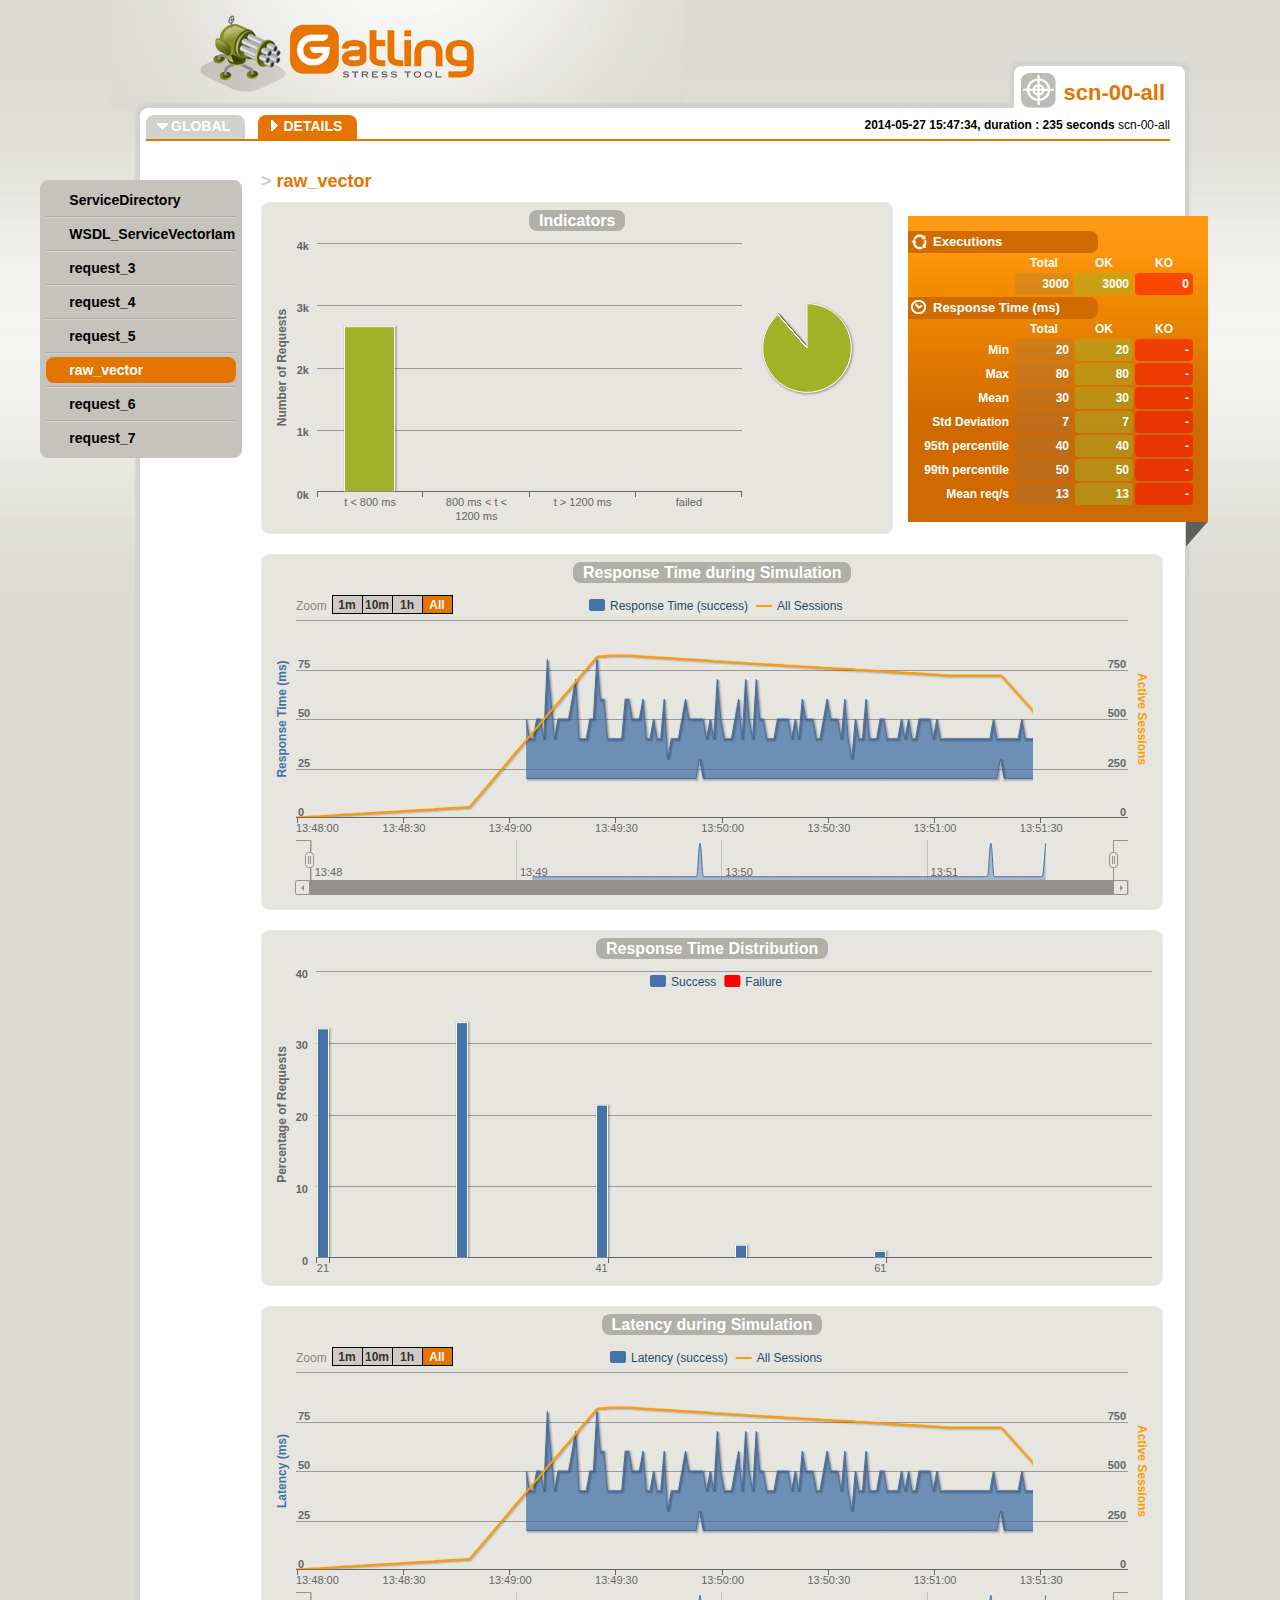
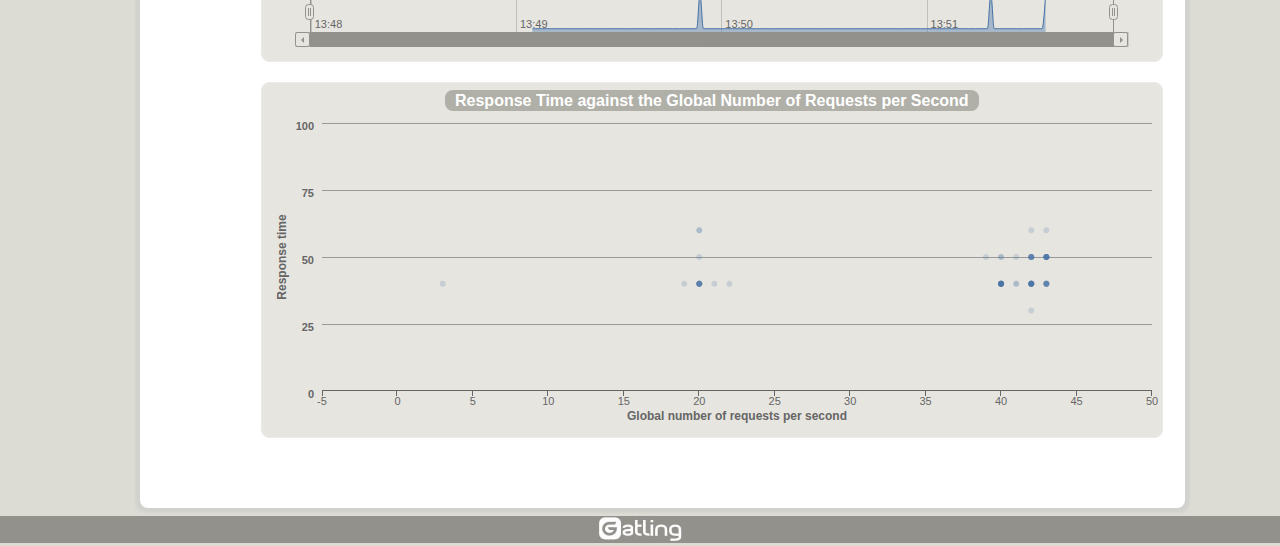
<file: iam-load-gatling/src/results/req_raw-vector-2f8c3a419db62623e0fd640259e19e9a.html>
<!DOCTYPE html>
<html>
<head>
<meta charset="UTF-8">
<link rel="shortcut icon" type="image/x-icon" href="style/favicon.ico"/>
<link href="style/style.css" rel="stylesheet" type="text/css" />
<link href="style/bootstrap.min.css" rel="stylesheet" type="text/css" />
<title>Gatling Stats - raw_vector</title>
</head>
<body>
<div class="frise"></div>
<div class="container details">
    <div class="head">
        <a href="http://gatling-tool.org" target="blank_" title="Gatling Home Page"><img alt="Gatling" src="style/logo.png"/></a>
    </div>
    <div class="main">
        <div class="cadre">
                <div class="onglet">
                    <img src="style/cible.png" />
                    <p><span>scn-00-all</span></p>
                </div>
                <div class="content">
                    <div class="sous-menu">
                        <div class="item "><a href="index.html">GLOBAL</a></div>
                        <div class="item ouvert"><a id="details_link" href="#">DETAILS</a></div>
                        <p class="sim_desc" title="2014-05-27 15:47:34, duration : 235 seconds" data-content="scn-00-all">
                            <b>2014-05-27 15:47:34, duration : 235 seconds</b> scn-00-all</b>
                        </p>
                    </div>
                    <div class="content-in">
                        <h1><span>> </span>raw_vector</h1>
                        <div class="article">
                            
                        <div class="infos">
                            <div class="titre">STATISTICS</div>
                            <div class="infos-in">
                                <div class="repli"></div>                               
                                <div class="info">
                                    <h2 class="first">Executions</h2>
                                    <table>
                                        <thead>
                                            <tr><th></th><th>Total</th><th>OK</th><th>KO</th></tr>
                                        </thead>
                                        <tbody>
                                            <tr>
                                                <td class="title"></td>
                                                <td id="numberOfRequests" class="total"></td>
                                                <td id="numberOfRequestsOK" class="ok"></td>
                                                <td id="numberOfRequestsKO" class="ko"></td>
                                            </tr>
                                        </tbody>
                                    </table>
                                    <h2 class="second">Response Time (ms)</h2>
                                    <table>
                                        <thead>
                                            <tr>
                                                <th></th>
                                                <th>Total</th>
                                                <th>OK</th>
                                                <th>KO</th>
                                            </tr>
                                        </thead>
                                        <tbody>
                                            <tr>
                                                <td class="title">Min</td>
                                                <td id="minResponseTime" class="total"></td>
                                                <td id="minResponseTimeOK" class="ok"></td>
                                                <td id="minResponseTimeKO" class="ko"></td>
                                            </tr>
                                            <tr>
                                                <td class="title">Max</td>
                                                <td id="maxResponseTime" class="total"></td>
                                                <td id="maxResponseTimeOK" class="ok"></td>
                                                <td id="maxResponseTimeKO" class="ko"></td>
                                            </tr>
                                            <tr>
                                                <td class="title">Mean</td>
                                                <td id="meanResponseTime" class="total"></td>
                                                <td id="meanResponseTimeOK" class="ok"></td>
                                                <td id="meanResponseTimeKO" class="ko"></td>
                                            </tr>
                                            <tr>
                                                <td class="title">Std Deviation</td>
                                                <td id="standardDeviation" class="total"></td>
                                                <td id="standardDeviationOK" class="ok"></td>
                                                <td id="standardDeviationKO" class="ko"></td>
                                            </tr>
                                            <tr>
                                                <td class="title">95th percentile</td>
                                                <td id="percentiles1" class="total"></td>
                                                <td id="percentiles1OK" class="ok"></td>
                                                <td id="percentiles1KO" class="ko"></td>
                                            </tr>
                                            <tr>
                                                <td class="title">99th percentile</td>
                                                <td id="percentiles2" class="total"></td>
                                                <td id="percentiles2OK" class="ok"></td>
                                                <td id="percentiles2KO" class="ko"></td>
                                            </tr>
                                            <tr>
                                                <td class="title">Mean req/s</td>
                                                <td id="meanNumberOfRequestsPerSecond" class="total"></td>
                                                <td id="meanNumberOfRequestsPerSecondOK" class="ok"></td>
                                                <td id="meanNumberOfRequestsPerSecondKO" class="ko"></td>
                                            </tr>
                                        </tbody>
                                    </table>
                                </div>
                            </div>
                        </div>

                        <div class="schema demi">
                            <div id="container_indicators" class="demi"></div>
                        </div>

                        <div class="schema geant">
                            <div id="container" class="geant"></div>
                        </div>

                        <div class="schema geant">
                            <div id="container_distrib" class="geant"></div>
                        </div>

                        <div class="schema geant">
                            <div id="container_latency" class="geant"></div>
                        </div>

                        <div class="schema geant">
                            <div id="container_dispersion" class="geant"></div>
                        </div>

                        </div>
                    </div>
                </div>
        </div>
    </div>
    <div class="nav">
        <ul></ul>
    </div>
</div>
<div class="foot">
    <a href="http://gatling-tool.org" title="Gatling Home Page"><img alt="Gatling" src="style/logo-gatling.jpg"/></a>
</div>
<script type="text/javascript" src="js/jquery.min.js"></script>
<script type="text/javascript" src="js/bootstrap.min.js"></script>
<script type="text/javascript" src="js/gatling.js"></script>
<script type="text/javascript" src="js/menu.js"></script>
<script type="text/javascript" src="js/all_sessions.js"></script>
<script type="text/javascript" src="js/stats.js"></script>
<script type="text/javascript" src="js/highstock.js"></script>
<script type="text/javascript" src="js/highcharts-more.js"></script>
<script type="text/javascript" src="js/theme.js"></script>
<script type="text/javascript">
    var pageStats = stats.contents['raw-vector-2f8c3a419db62623e0fd640259e19e9a'].stats;
    $(document).ready(function() {
        $('.sim_desc').popover({trigger:'hover', placement:'bottom'});
        setDetailsLinkUrl();
        setDetailsMenu();
        setActiveMenu();
        fillStats(pageStats);
        
Highcharts.setOptions({
    global: {
        useUTC: false
    }
});

var indicatorsChart = new Highcharts.Chart({
    chart: {
        renderTo: 'container_indicators',
        marginRight: 150
    },
    credits: {
        enabled: false
    },
    legend: {
        enabled: false
    },
    title: {
     text: 'A title to let highcharts reserve the place for the title set later'
    },
    xAxis: {
        categories: [pageStats.group1.name,pageStats.group2.name,pageStats.group3.name,pageStats.group4.name]
    },
    yAxis: {
        title: {
            text: 'Number of Requests'
        }
    },
    tooltip: {
        formatter: function() {
            var s;
            if (this.point.name) { // the pie chart
                s = ''+ this.point.name +': '+ this.y +' requests';
            } else {
                s = ''+ this.y + ' requests';
            }
            return s;
        }
    },
    plotOptions: {
        series: {
            stacking: 'normal',
            shadow: true
        }
    },
    series: [
        {
            type: 'column',
            color: '#A0B228',
            data: [pageStats.group1.count,0,0,0],
            tooltip: { yDecimals: 0, ySuffix: 'ms' }
        },
        {
            type: 'column',
            color: '#FFDD00',
            data: [0,pageStats.group2.count,0,0],
            tooltip: { yDecimals: 0, ySuffix: 'ms' }
        },
        {
            type: 'column',
            color: '#FF9D00',
            data: [0,0,pageStats.group3.count,0],
            tooltip: { yDecimals: 0, ySuffix: 'ms' }
        },
        {
            type: 'column',
            color: '#FF0000',
            data: [0,0,0,pageStats.group4.count],
            tooltip: { yDecimals: 0, ySuffix: 'ms' }
        },
        {
            type: 'pie',
            name: 'Percentages',
            data: [
                {
                    name: pageStats.group1.name,
                    y: pageStats.group1.percentage,
                    color: '#A0B228'
                },
                {
                    name: pageStats.group2.name,
                    y: pageStats.group2.percentage,
                    color: '#FFDD00'
                },
                {
                    name: pageStats.group3.name,
                    y: pageStats.group3.percentage,
                    color: '#FF9D00'
                },
                {
                    name: pageStats.group4.name,
                    y: pageStats.group4.percentage,
                    color: '#FF0000'
                }
            ],
            center: [470, 85],
            size: 100,
            showInLegend: false,
            dataLabels: { enabled: false }
        }
    ]
});

indicatorsChart.setTitle({
    text: '<span class="chart_title">Indicators</span>',
    useHTML: true
});

var responseTimeChart = new Highcharts.StockChart({
    chart: {
        renderTo: 'container',
        zoomType: 'x'
    },
    credits: {
        enabled: false
    },
    legend: {
        enabled: true,
        floating: true,
        y: -285,
        borderWidth: 0
    },
    title: {
        text: 'A title to let highcharts reserve the place for the title set later'
    },
    rangeSelector: {
        buttons : [{
        type : 'minute',
        count : 1,
        text : '1m'
    }, {
        type : 'minute',
        count : 10,
        text : '10m'
    }, {
        type : 'hour',
        count : 1,
        text : '1h'
    }, {
        type : 'all',
        count : 1,
        text : 'All'
    }],
    selected : 3,
    inputEnabled : false
    },
    xAxis: {
        type: 'datetime',
        ordinal: false,
        maxZoom: 10000 // three days
    },
    yAxis:[
    {
        min: 0,
        title: {
            text: 'Response Time (ms)',
            style: {
                color: '#4572A7'
            }
        }
    }, {
        min: 0,
        title: {
            text: 'Active Sessions',
            style: {
                color: '#FF9D00'
            }
        },
        opposite: true
    }],
    plotOptions: {
        arearange: {
            lineWidth: 1
        },
        series: {
            shadow: true
        }
    },
    series: [
    {
color: '#4572A7'
, pointInterval: 1000
, name: 'Response Time (success)'
, data: [
[1401198544492,20,50],[1401198545492,20,40],[1401198546492,20,40],[1401198547492,20,50],[1401198548492,20,50],[1401198549492,20,40],[1401198550492,20,80],[1401198551492,20,60],[1401198552492,20,40],[1401198553492,20,50],[1401198554492,20,50],[1401198555492,20,50],[1401198556492,20,50],[1401198557492,20,60],[1401198558492,20,70],[1401198559492,20,40],[1401198560492,20,40],[1401198561492,20,40],[1401198562492,20,50],[1401198563492,20,50],[1401198564492,20,80],[1401198565492,20,60],[1401198566492,20,60],[1401198567492,20,40],[1401198568492,20,40],[1401198569492,20,40],[1401198570492,20,40],[1401198571492,20,40],[1401198572492,20,60],[1401198573492,20,60],[1401198574492,20,50],[1401198575492,20,50],[1401198576492,20,50],[1401198577492,20,60],[1401198578492,20,40],[1401198579492,20,40],[1401198580492,20,50],[1401198581492,20,40],[1401198582492,20,40],[1401198583492,20,60],[1401198584492,20,30],[1401198585492,20,40],[1401198586492,20,40],[1401198587492,20,40],[1401198588492,20,50],[1401198589492,20,60],[1401198590492,20,50],[1401198591492,20,50],[1401198592492,20,50],[1401198593492,30,50],[1401198594492,20,50],[1401198595492,20,40],[1401198596492,20,50],[1401198597492,20,40],[1401198598492,20,70],[1401198599492,20,50],[1401198600492,20,40],[1401198601492,20,40],[1401198602492,20,40],[1401198603492,20,50],[1401198604492,20,60],[1401198605492,20,40],[1401198606492,20,70],[1401198607492,20,50],[1401198608492,20,40],[1401198609492,20,70],[1401198610492,20,50],[1401198611492,20,50],[1401198612492,20,40],[1401198613492,20,40],[1401198614492,20,40],[1401198615492,20,50],[1401198616492,20,50],[1401198617492,20,50],[1401198618492,20,50],[1401198619492,20,40],[1401198620492,20,50],[1401198621492,20,40],[1401198622492,20,60],[1401198623492,20,50],[1401198624492,20,50],[1401198625492,20,50],[1401198626492,20,40],[1401198627492,20,40],[1401198628492,20,50],[1401198629492,20,60],[1401198630492,20,50],[1401198631492,20,50],[1401198632492,20,50],[1401198633492,20,40],[1401198634492,20,60],[1401198635492,20,40],[1401198636492,20,30],[1401198637492,20,50],[1401198638492,20,40],[1401198639492,20,40],[1401198640492,20,60],[1401198641492,20,40],[1401198642492,20,40],[1401198643492,20,40],[1401198644492,20,50],[1401198645492,20,50],[1401198646492,20,40],[1401198647492,20,40],[1401198648492,20,40],[1401198649492,20,40],[1401198650492,20,50],[1401198651492,20,40],[1401198652492,20,50],[1401198653492,20,40],[1401198654492,20,40],[1401198655492,20,50],[1401198656492,20,50],[1401198657492,20,50],[1401198658492,20,50],[1401198659492,20,40],[1401198660492,20,50],[1401198661492,20,40],[1401198662492,20,40],[1401198663492,20,40],[1401198664492,20,40],[1401198665492,20,40],[1401198666492,20,40],[1401198667492,20,40],[1401198668492,20,40],[1401198669492,20,40],[1401198670492,20,40],[1401198671492,20,40],[1401198672492,20,40],[1401198673492,20,40],[1401198674492,20,40],[1401198675492,20,40],[1401198676492,20,50],[1401198677492,20,40],[1401198678492,30,40],[1401198679492,20,40],[1401198680492,20,40],[1401198681492,20,40],[1401198682492,20,40],[1401198683492,20,40],[1401198684492,20,50],[1401198685492,20,40],[1401198686492,20,40],[1401198687492,20,40],[1401198688492,20,40],[1401198689492,20,60],[1401198690492,20,40],[1401198691492,20,40],[1401198692492,20,40],[1401198693492,20,60],[1401198694492,30,40]
]
, type: 'arearange'
, tooltip: { yDecimals: 0, ySuffix: 'ms' }
, yAxis: 0

},
    
    allSessionsData
    ]
});

responseTimeChart.setTitle({
    text: '<span class="chart_title chart_title_">Response Time during Simulation</span>',
    useHTML: true
});

var responseTimeDistributionChart = new Highcharts.Chart({
    chart: {
        renderTo: 'container_distrib',
        type: 'column'
    },
    credits: {
        enabled: false
    },
    legend: {
        enabled: true,
        floating: true,
        y: -285,
        borderWidth: 0
    },
    title: {
        text: 'A title to let highcharts reserve the place for the title set later'
    },
    xAxis: {
        categories: ['21', '22', '23', '24', '25', '26', '27', '28', '29', '30', '31', '32', '33', '34', '35', '36', '37', '38', '39', '40', '41', '42', '43', '44', '45', '46', '47', '48', '49', '50', '51', '52', '53', '54', '55', '56', '57', '58', '59', '60', '61', '62', '63', '64', '65', '66', '67', '68', '69', '70', '71', '72', '73', '74', '75', '76', '77', '78', '79', '80'],
        tickInterval: 20
    },
    yAxis: {
        min: 0,
        title: {
            text: 'Percentage of Requests'
        }
    },
    tooltip: {
        formatter: function() {
            return '<b>'+ this.x +' ms</b><br/>'+
            this.series.name +': '+ this.y +' %<br/>'+
            'Total: '+ this.point.stackTotal + ' %';
        }
    },
    plotOptions: {
        series: {
            groupPadding: 0,
            stacking: 'normal',
            shadow: true
        }
    },
    series: [
    	{
type: 'column'
, color: '#4572A7'
, name: 'Success'
, data: [
36,0,0,0,0,0,0,0,0,0,37,0,0,0,0,0,0,0,0,0,24,0,0,0,0,0,0,0,0,0,2,0,0,0,0,0,0,0,0,0,1,0,0,0,0,0,0,0,0,0,0,0,0,0,0,0,0,0,0,0
]
, tooltip: { yDecimals: 0, ySuffix: 'ms' }
},
    	{
type: 'column'
, color: '#FF0000'
, name: 'Failure'
, data: [
0,0,0,0,0,0,0,0,0,0,0,0,0,0,0,0,0,0,0,0,0,0,0,0,0,0,0,0,0,0,0,0,0,0,0,0,0,0,0,0,0,0,0,0,0,0,0,0,0,0,0,0,0,0,0,0,0,0,0,0
]
, tooltip: { yDecimals: 0, ySuffix: 'ms' }
}
    ]
});

responseTimeDistributionChart.setTitle({
    text: '<span class="chart_title">Response Time Distribution</span>',
    useHTML: true
});

var latencyChart = new Highcharts.StockChart({
    chart: {
        renderTo: 'container_latency',
        zoomType: 'x'
    },
    credits: {
        enabled: false
    },
    legend: {
        enabled: true,
        floating: true,
        y: -285,
        borderWidth: 0
    },
    title: {
        text: 'A title to let highcharts reserve the place for the title set later'
    },
    rangeSelector: {
        buttons : [{
        type : 'minute',
        count : 1,
        text : '1m'
    }, {
        type : 'minute',
        count : 10,
        text : '10m'
    }, {
        type : 'hour',
        count : 1,
        text : '1h'
    }, {
        type : 'all',
        count : 1,
        text : 'All'
    }],
    selected : 3,
    inputEnabled : false
    },
    xAxis: {
        type: 'datetime',
        ordinal: false,
        maxZoom: 10000 // three days
    },
    yAxis:[
    {
        min: 0,
        title: {
            text: 'Latency (ms)',
            style: {
                color: '#4572A7'
            }
        }
    }, {
        min: 0,
        title: {
            text: 'Active Sessions',
            style: {
                color: '#FF9D00'
            }
        },
        opposite: true
    }],
    plotOptions: {
        arearange: {
            lineWidth: 1
        },
        series: {
            shadow: true
        }
    },
    series: [
    {
color: '#4572A7'
, pointInterval: 1000
, name: 'Latency (success)'
, data: [
[1401198544492,20,50],[1401198545492,20,40],[1401198546492,20,40],[1401198547492,20,50],[1401198548492,20,50],[1401198549492,20,40],[1401198550492,20,80],[1401198551492,20,60],[1401198552492,20,40],[1401198553492,20,50],[1401198554492,20,50],[1401198555492,20,50],[1401198556492,20,50],[1401198557492,20,60],[1401198558492,20,70],[1401198559492,20,40],[1401198560492,20,40],[1401198561492,20,40],[1401198562492,20,50],[1401198563492,20,50],[1401198564492,20,80],[1401198565492,20,60],[1401198566492,20,60],[1401198567492,20,40],[1401198568492,20,40],[1401198569492,20,40],[1401198570492,20,40],[1401198571492,20,40],[1401198572492,20,60],[1401198573492,20,60],[1401198574492,20,50],[1401198575492,20,50],[1401198576492,20,50],[1401198577492,20,60],[1401198578492,20,40],[1401198579492,20,40],[1401198580492,20,50],[1401198581492,20,40],[1401198582492,20,40],[1401198583492,20,60],[1401198584492,20,30],[1401198585492,20,40],[1401198586492,20,40],[1401198587492,20,40],[1401198588492,20,50],[1401198589492,20,60],[1401198590492,20,50],[1401198591492,20,50],[1401198592492,20,50],[1401198593492,30,50],[1401198594492,20,50],[1401198595492,20,40],[1401198596492,20,50],[1401198597492,20,40],[1401198598492,20,70],[1401198599492,20,50],[1401198600492,20,40],[1401198601492,20,40],[1401198602492,20,40],[1401198603492,20,50],[1401198604492,20,60],[1401198605492,20,40],[1401198606492,20,70],[1401198607492,20,50],[1401198608492,20,40],[1401198609492,20,70],[1401198610492,20,50],[1401198611492,20,50],[1401198612492,20,40],[1401198613492,20,40],[1401198614492,20,40],[1401198615492,20,50],[1401198616492,20,50],[1401198617492,20,50],[1401198618492,20,50],[1401198619492,20,40],[1401198620492,20,50],[1401198621492,20,40],[1401198622492,20,60],[1401198623492,20,50],[1401198624492,20,50],[1401198625492,20,50],[1401198626492,20,40],[1401198627492,20,40],[1401198628492,20,50],[1401198629492,20,60],[1401198630492,20,50],[1401198631492,20,50],[1401198632492,20,50],[1401198633492,20,40],[1401198634492,20,60],[1401198635492,20,40],[1401198636492,20,30],[1401198637492,20,50],[1401198638492,20,40],[1401198639492,20,40],[1401198640492,20,60],[1401198641492,20,40],[1401198642492,20,40],[1401198643492,20,40],[1401198644492,20,50],[1401198645492,20,50],[1401198646492,20,40],[1401198647492,20,40],[1401198648492,20,40],[1401198649492,20,40],[1401198650492,20,50],[1401198651492,20,40],[1401198652492,20,50],[1401198653492,20,40],[1401198654492,20,40],[1401198655492,20,50],[1401198656492,20,50],[1401198657492,20,50],[1401198658492,20,50],[1401198659492,20,40],[1401198660492,20,50],[1401198661492,20,40],[1401198662492,20,40],[1401198663492,20,40],[1401198664492,20,40],[1401198665492,20,40],[1401198666492,20,40],[1401198667492,20,40],[1401198668492,20,40],[1401198669492,20,40],[1401198670492,20,40],[1401198671492,20,40],[1401198672492,20,40],[1401198673492,20,40],[1401198674492,20,40],[1401198675492,20,40],[1401198676492,20,50],[1401198677492,20,40],[1401198678492,30,40],[1401198679492,20,40],[1401198680492,20,40],[1401198681492,20,40],[1401198682492,20,40],[1401198683492,20,40],[1401198684492,20,50],[1401198685492,20,40],[1401198686492,20,40],[1401198687492,20,40],[1401198688492,20,40],[1401198689492,20,60],[1401198690492,20,40],[1401198691492,20,40],[1401198692492,20,40],[1401198693492,20,60],[1401198694492,30,40]
]
, type: 'arearange'
, tooltip: { yDecimals: 0, ySuffix: 'ms' }
, yAxis: 0

},
    
    allSessionsData
    ]
});

latencyChart.setTitle({
    text: '<span class="chart_title chart_title_">Latency during Simulation</span>',
    useHTML: true
});

var scatterChart = new Highcharts.Chart({
    chart: {
        renderTo: 'container_dispersion', 
        defaultSeriesType: 'scatter',
        zoomType: 'xy'
    },
    credits: {
        enabled: false
    },
    xAxis: {
        title: {
            enabled: true,
            text: 'Global number of requests per second'
        },
        startOnTick: true,
        endOnTick: true,
        showLastLabel: true
    },
    title: {
        text: 'A title to let highcharts reserve the place for the title set later'
    },
    yAxis: {
        min: 0,
        title: {
            text: 'Response time'
        }
    },
    tooltip: {
        formatter: function() {
                 return ''+
            this.y +' ms at ' + this.x + ' allreq/s';
        }
    },
    legend: {
        enabled: false
    },
    plotOptions: {
        scatter: {
            marker: {
            radius: 3,
            states: {
                hover: {
                    enabled: true,
                    lineColor: 'rgb(100,100,100)'
                }
            }
        },
        states: {
            hover: {
                marker: {
                   enabled: false
                }
            }
            }
        }
    },
    series: [
	    {
type: 'scatter'
, color: 'rgba(69, 114, 167, .2)'
, name: 'Successes'
, data: [
[3,40],[19,40],[20,40],[20,40],[20,40],[20,40],[20,60],[20,40],[20,40],[20,40],[20,40],[20,50],[20,60],[20,40],[21,40],[22,40],[39,50],[40,40],[40,40],[40,40],[40,40],[40,40],[40,40],[40,50],[40,40],[40,40],[40,40],[40,40],[40,40],[40,50],[40,40],[40,40],[40,40],[40,40],[41,40],[41,40],[41,50],[42,50],[42,40],[42,50],[42,50],[42,50],[42,40],[42,40],[42,40],[42,40],[42,40],[42,40],[42,40],[42,50],[42,40],[42,60],[42,40],[42,50],[42,40],[42,50],[42,50],[42,40],[42,30],[42,40],[43,50],[43,50],[43,40],[43,40],[43,50],[43,50],[43,40],[43,50],[43,60],[43,40],[43,50],[43,50],[43,40],[43,40],[43,40],[43,40],[43,50],[43,50],[43,50],[43,50],[44,50],[44,40],[44,50],[44,50],[44,50],[44,50],[44,40],[44,40],[44,50],[44,50],[44,70],[44,70],[44,50],[44,40],[44,40],[44,40],[44,50],[44,60],[44,50],[44,40],[44,40],[44,60],[44,40],[44,50],[44,40],[45,60],[45,40],[45,60],[45,50],[45,60],[45,60],[45,40],[45,40],[45,70],[45,60],[45,40],[45,60],[45,50],[45,50],[45,40],[45,40],[45,80],[45,40],[45,40],[45,50],[45,60],[45,40],[45,40],[46,40],[46,50],[46,50],[46,50],[46,40],[46,40],[46,60],[46,80],[46,50],[46,50],[46,40],[46,70],[46,40],[46,50],[46,30],[46,50],[46,60],[47,50],[47,60],[47,50],[47,50],[47,40],[47,40]
]},
	    {
type: 'scatter'
, color: 'rgba(255, 0, 0, .2)'
, name: 'Failures'
, data: [
[]
]}
	]
});

scatterChart.setTitle({
    text: '<span class="chart_title">Response Time against the Global Number of Requests per Second</span>',
    useHTML: true
});

    });
</script>
</body>
</html>
</file>
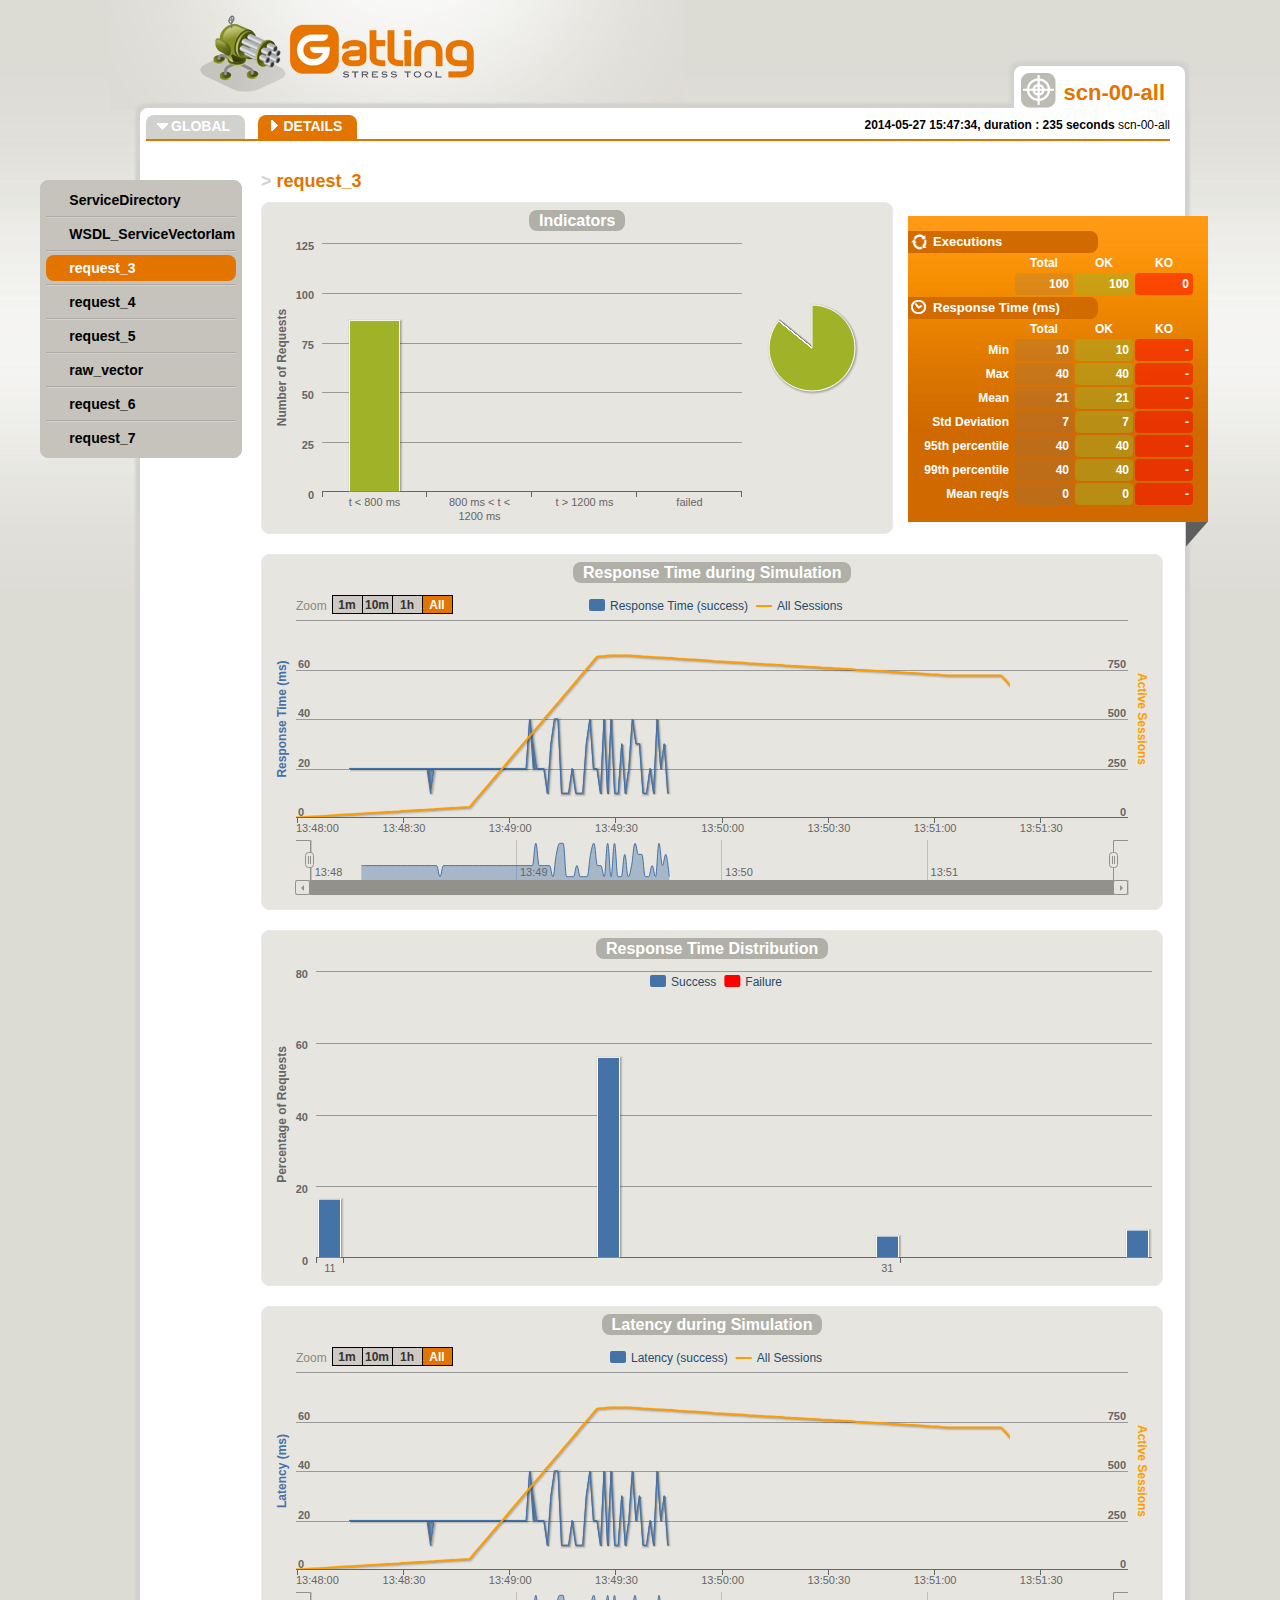
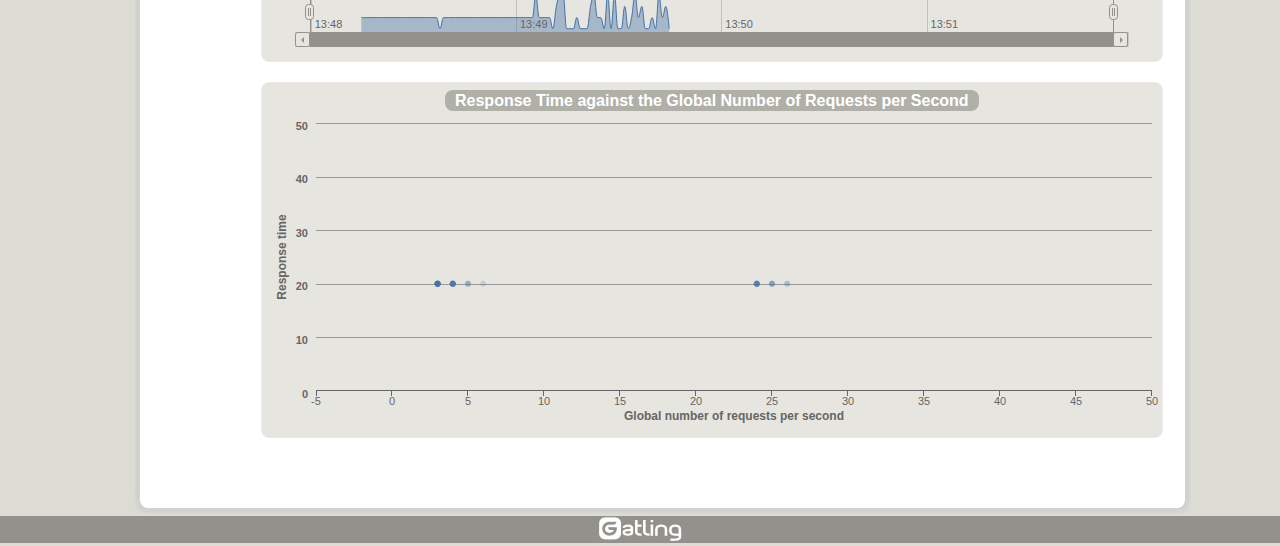
<file: iam-load-gatling/src/results/req_request-3-d09735bb02d6e5012b92b4f819ff64cc.html>
<!DOCTYPE html>
<html>
<head>
<meta charset="UTF-8">
<link rel="shortcut icon" type="image/x-icon" href="style/favicon.ico"/>
<link href="style/style.css" rel="stylesheet" type="text/css" />
<link href="style/bootstrap.min.css" rel="stylesheet" type="text/css" />
<title>Gatling Stats - request_3</title>
</head>
<body>
<div class="frise"></div>
<div class="container details">
    <div class="head">
        <a href="http://gatling-tool.org" target="blank_" title="Gatling Home Page"><img alt="Gatling" src="style/logo.png"/></a>
    </div>
    <div class="main">
        <div class="cadre">
                <div class="onglet">
                    <img src="style/cible.png" />
                    <p><span>scn-00-all</span></p>
                </div>
                <div class="content">
                    <div class="sous-menu">
                        <div class="item "><a href="index.html">GLOBAL</a></div>
                        <div class="item ouvert"><a id="details_link" href="#">DETAILS</a></div>
                        <p class="sim_desc" title="2014-05-27 15:47:34, duration : 235 seconds" data-content="scn-00-all">
                            <b>2014-05-27 15:47:34, duration : 235 seconds</b> scn-00-all</b>
                        </p>
                    </div>
                    <div class="content-in">
                        <h1><span>> </span>request_3</h1>
                        <div class="article">
                            
                        <div class="infos">
                            <div class="titre">STATISTICS</div>
                            <div class="infos-in">
                                <div class="repli"></div>                               
                                <div class="info">
                                    <h2 class="first">Executions</h2>
                                    <table>
                                        <thead>
                                            <tr><th></th><th>Total</th><th>OK</th><th>KO</th></tr>
                                        </thead>
                                        <tbody>
                                            <tr>
                                                <td class="title"></td>
                                                <td id="numberOfRequests" class="total"></td>
                                                <td id="numberOfRequestsOK" class="ok"></td>
                                                <td id="numberOfRequestsKO" class="ko"></td>
                                            </tr>
                                        </tbody>
                                    </table>
                                    <h2 class="second">Response Time (ms)</h2>
                                    <table>
                                        <thead>
                                            <tr>
                                                <th></th>
                                                <th>Total</th>
                                                <th>OK</th>
                                                <th>KO</th>
                                            </tr>
                                        </thead>
                                        <tbody>
                                            <tr>
                                                <td class="title">Min</td>
                                                <td id="minResponseTime" class="total"></td>
                                                <td id="minResponseTimeOK" class="ok"></td>
                                                <td id="minResponseTimeKO" class="ko"></td>
                                            </tr>
                                            <tr>
                                                <td class="title">Max</td>
                                                <td id="maxResponseTime" class="total"></td>
                                                <td id="maxResponseTimeOK" class="ok"></td>
                                                <td id="maxResponseTimeKO" class="ko"></td>
                                            </tr>
                                            <tr>
                                                <td class="title">Mean</td>
                                                <td id="meanResponseTime" class="total"></td>
                                                <td id="meanResponseTimeOK" class="ok"></td>
                                                <td id="meanResponseTimeKO" class="ko"></td>
                                            </tr>
                                            <tr>
                                                <td class="title">Std Deviation</td>
                                                <td id="standardDeviation" class="total"></td>
                                                <td id="standardDeviationOK" class="ok"></td>
                                                <td id="standardDeviationKO" class="ko"></td>
                                            </tr>
                                            <tr>
                                                <td class="title">95th percentile</td>
                                                <td id="percentiles1" class="total"></td>
                                                <td id="percentiles1OK" class="ok"></td>
                                                <td id="percentiles1KO" class="ko"></td>
                                            </tr>
                                            <tr>
                                                <td class="title">99th percentile</td>
                                                <td id="percentiles2" class="total"></td>
                                                <td id="percentiles2OK" class="ok"></td>
                                                <td id="percentiles2KO" class="ko"></td>
                                            </tr>
                                            <tr>
                                                <td class="title">Mean req/s</td>
                                                <td id="meanNumberOfRequestsPerSecond" class="total"></td>
                                                <td id="meanNumberOfRequestsPerSecondOK" class="ok"></td>
                                                <td id="meanNumberOfRequestsPerSecondKO" class="ko"></td>
                                            </tr>
                                        </tbody>
                                    </table>
                                </div>
                            </div>
                        </div>

                        <div class="schema demi">
                            <div id="container_indicators" class="demi"></div>
                        </div>

                        <div class="schema geant">
                            <div id="container" class="geant"></div>
                        </div>

                        <div class="schema geant">
                            <div id="container_distrib" class="geant"></div>
                        </div>

                        <div class="schema geant">
                            <div id="container_latency" class="geant"></div>
                        </div>

                        <div class="schema geant">
                            <div id="container_dispersion" class="geant"></div>
                        </div>

                        </div>
                    </div>
                </div>
        </div>
    </div>
    <div class="nav">
        <ul></ul>
    </div>
</div>
<div class="foot">
    <a href="http://gatling-tool.org" title="Gatling Home Page"><img alt="Gatling" src="style/logo-gatling.jpg"/></a>
</div>
<script type="text/javascript" src="js/jquery.min.js"></script>
<script type="text/javascript" src="js/bootstrap.min.js"></script>
<script type="text/javascript" src="js/gatling.js"></script>
<script type="text/javascript" src="js/menu.js"></script>
<script type="text/javascript" src="js/all_sessions.js"></script>
<script type="text/javascript" src="js/stats.js"></script>
<script type="text/javascript" src="js/highstock.js"></script>
<script type="text/javascript" src="js/highcharts-more.js"></script>
<script type="text/javascript" src="js/theme.js"></script>
<script type="text/javascript">
    var pageStats = stats.contents['request-3-d09735bb02d6e5012b92b4f819ff64cc'].stats;
    $(document).ready(function() {
        $('.sim_desc').popover({trigger:'hover', placement:'bottom'});
        setDetailsLinkUrl();
        setDetailsMenu();
        setActiveMenu();
        fillStats(pageStats);
        
Highcharts.setOptions({
    global: {
        useUTC: false
    }
});

var indicatorsChart = new Highcharts.Chart({
    chart: {
        renderTo: 'container_indicators',
        marginRight: 150
    },
    credits: {
        enabled: false
    },
    legend: {
        enabled: false
    },
    title: {
     text: 'A title to let highcharts reserve the place for the title set later'
    },
    xAxis: {
        categories: [pageStats.group1.name,pageStats.group2.name,pageStats.group3.name,pageStats.group4.name]
    },
    yAxis: {
        title: {
            text: 'Number of Requests'
        }
    },
    tooltip: {
        formatter: function() {
            var s;
            if (this.point.name) { // the pie chart
                s = ''+ this.point.name +': '+ this.y +' requests';
            } else {
                s = ''+ this.y + ' requests';
            }
            return s;
        }
    },
    plotOptions: {
        series: {
            stacking: 'normal',
            shadow: true
        }
    },
    series: [
        {
            type: 'column',
            color: '#A0B228',
            data: [pageStats.group1.count,0,0,0],
            tooltip: { yDecimals: 0, ySuffix: 'ms' }
        },
        {
            type: 'column',
            color: '#FFDD00',
            data: [0,pageStats.group2.count,0,0],
            tooltip: { yDecimals: 0, ySuffix: 'ms' }
        },
        {
            type: 'column',
            color: '#FF9D00',
            data: [0,0,pageStats.group3.count,0],
            tooltip: { yDecimals: 0, ySuffix: 'ms' }
        },
        {
            type: 'column',
            color: '#FF0000',
            data: [0,0,0,pageStats.group4.count],
            tooltip: { yDecimals: 0, ySuffix: 'ms' }
        },
        {
            type: 'pie',
            name: 'Percentages',
            data: [
                {
                    name: pageStats.group1.name,
                    y: pageStats.group1.percentage,
                    color: '#A0B228'
                },
                {
                    name: pageStats.group2.name,
                    y: pageStats.group2.percentage,
                    color: '#FFDD00'
                },
                {
                    name: pageStats.group3.name,
                    y: pageStats.group3.percentage,
                    color: '#FF9D00'
                },
                {
                    name: pageStats.group4.name,
                    y: pageStats.group4.percentage,
                    color: '#FF0000'
                }
            ],
            center: [470, 85],
            size: 100,
            showInLegend: false,
            dataLabels: { enabled: false }
        }
    ]
});

indicatorsChart.setTitle({
    text: '<span class="chart_title">Indicators</span>',
    useHTML: true
});

var responseTimeChart = new Highcharts.StockChart({
    chart: {
        renderTo: 'container',
        zoomType: 'x'
    },
    credits: {
        enabled: false
    },
    legend: {
        enabled: true,
        floating: true,
        y: -285,
        borderWidth: 0
    },
    title: {
        text: 'A title to let highcharts reserve the place for the title set later'
    },
    rangeSelector: {
        buttons : [{
        type : 'minute',
        count : 1,
        text : '1m'
    }, {
        type : 'minute',
        count : 10,
        text : '10m'
    }, {
        type : 'hour',
        count : 1,
        text : '1h'
    }, {
        type : 'all',
        count : 1,
        text : 'All'
    }],
    selected : 3,
    inputEnabled : false
    },
    xAxis: {
        type: 'datetime',
        ordinal: false,
        maxZoom: 10000 // three days
    },
    yAxis:[
    {
        min: 0,
        title: {
            text: 'Response Time (ms)',
            style: {
                color: '#4572A7'
            }
        }
    }, {
        min: 0,
        title: {
            text: 'Active Sessions',
            style: {
                color: '#FF9D00'
            }
        },
        opposite: true
    }],
    plotOptions: {
        arearange: {
            lineWidth: 1
        },
        series: {
            shadow: true
        }
    },
    series: [
    {
color: '#4572A7'
, pointInterval: 1000
, name: 'Response Time (success)'
, data: [
[1401198494492,20,20],[1401198495492,20,20],[1401198496492,20,20],[1401198497492,20,20],[1401198498492,20,20],[1401198499492,20,20],[1401198500492,20,20],[1401198501492,20,20],[1401198502492,20,20],[1401198503492,20,20],[1401198504492,20,20],[1401198505492,20,20],[1401198506492,20,20],[1401198507492,20,20],[1401198508492,20,20],[1401198509492,20,20],[1401198510492,20,20],[1401198511492,20,20],[1401198512492,20,20],[1401198513492,20,20],[1401198514492,20,20],[1401198515492,20,20],[1401198516492,20,20],[1401198517492,10,20],[1401198518492,20,20],[1401198519492,20,20],[1401198520492,20,20],[1401198521492,20,20],[1401198522492,20,20],[1401198523492,20,20],[1401198524492,20,20],[1401198525492,20,20],[1401198526492,20,20],[1401198527492,20,20],[1401198528492,20,20],[1401198529492,20,20],[1401198530492,20,20],[1401198531492,20,20],[1401198532492,20,20],[1401198533492,20,20],[1401198534492,20,20],[1401198535492,20,20],[1401198536492,20,20],[1401198537492,20,20],[1401198538492,20,20],[1401198539492,20,20],[1401198540492,20,20],[1401198541492,20,20],[1401198542492,20,20],[1401198543492,20,20],[1401198544492,20,20],[1401198545492,40,40],[1401198546492,20,30],[1401198547492,20,20],[1401198548492,20,20],[1401198549492,20,20],[1401198550492,10,10],[1401198551492,30,30],[1401198552492,40,40],[1401198553492,40,40],[1401198554492,10,10],[1401198555492,10,10],[1401198556492,10,10],[1401198557492,20,20],[1401198558492,10,10],[1401198559492,10,10],[1401198560492,10,10],[1401198561492,30,30],[1401198562492,40,40],[1401198563492,20,20],[1401198564492,20,20],[1401198565492,10,10],[1401198566492,40,40],[1401198567492,10,10],[1401198568492,40,40],[1401198569492,10,10],[1401198570492,10,10],[1401198571492,30,30],[1401198572492,10,10],[1401198573492,20,20],[1401198574492,40,40],[1401198575492,30,30],[1401198576492,30,30],[1401198577492,10,10],[1401198578492,10,10],[1401198579492,20,20],[1401198580492,10,10],[1401198581492,40,40],[1401198582492,20,20],[1401198583492,30,30],[1401198584492,10,10]
]
, type: 'arearange'
, tooltip: { yDecimals: 0, ySuffix: 'ms' }
, yAxis: 0

},
    
    allSessionsData
    ]
});

responseTimeChart.setTitle({
    text: '<span class="chart_title chart_title_">Response Time during Simulation</span>',
    useHTML: true
});

var responseTimeDistributionChart = new Highcharts.Chart({
    chart: {
        renderTo: 'container_distrib',
        type: 'column'
    },
    credits: {
        enabled: false
    },
    legend: {
        enabled: true,
        floating: true,
        y: -285,
        borderWidth: 0
    },
    title: {
        text: 'A title to let highcharts reserve the place for the title set later'
    },
    xAxis: {
        categories: ['11', '12', '13', '14', '15', '16', '17', '18', '19', '20', '21', '22', '23', '24', '25', '26', '27', '28', '29', '30', '31', '32', '33', '34', '35', '36', '37', '38', '39', '40'],
        tickInterval: 20
    },
    yAxis: {
        min: 0,
        title: {
            text: 'Percentage of Requests'
        }
    },
    tooltip: {
        formatter: function() {
            return '<b>'+ this.x +' ms</b><br/>'+
            this.series.name +': '+ this.y +' %<br/>'+
            'Total: '+ this.point.stackTotal + ' %';
        }
    },
    plotOptions: {
        series: {
            groupPadding: 0,
            stacking: 'normal',
            shadow: true
        }
    },
    series: [
    	{
type: 'column'
, color: '#4572A7'
, name: 'Success'
, data: [
19,0,0,0,0,0,0,0,0,0,65,0,0,0,0,0,0,0,0,0,7,0,0,0,0,0,0,0,0,9
]
, tooltip: { yDecimals: 0, ySuffix: 'ms' }
},
    	{
type: 'column'
, color: '#FF0000'
, name: 'Failure'
, data: [
0,0,0,0,0,0,0,0,0,0,0,0,0,0,0,0,0,0,0,0,0,0,0,0,0,0,0,0,0,0
]
, tooltip: { yDecimals: 0, ySuffix: 'ms' }
}
    ]
});

responseTimeDistributionChart.setTitle({
    text: '<span class="chart_title">Response Time Distribution</span>',
    useHTML: true
});

var latencyChart = new Highcharts.StockChart({
    chart: {
        renderTo: 'container_latency',
        zoomType: 'x'
    },
    credits: {
        enabled: false
    },
    legend: {
        enabled: true,
        floating: true,
        y: -285,
        borderWidth: 0
    },
    title: {
        text: 'A title to let highcharts reserve the place for the title set later'
    },
    rangeSelector: {
        buttons : [{
        type : 'minute',
        count : 1,
        text : '1m'
    }, {
        type : 'minute',
        count : 10,
        text : '10m'
    }, {
        type : 'hour',
        count : 1,
        text : '1h'
    }, {
        type : 'all',
        count : 1,
        text : 'All'
    }],
    selected : 3,
    inputEnabled : false
    },
    xAxis: {
        type: 'datetime',
        ordinal: false,
        maxZoom: 10000 // three days
    },
    yAxis:[
    {
        min: 0,
        title: {
            text: 'Latency (ms)',
            style: {
                color: '#4572A7'
            }
        }
    }, {
        min: 0,
        title: {
            text: 'Active Sessions',
            style: {
                color: '#FF9D00'
            }
        },
        opposite: true
    }],
    plotOptions: {
        arearange: {
            lineWidth: 1
        },
        series: {
            shadow: true
        }
    },
    series: [
    {
color: '#4572A7'
, pointInterval: 1000
, name: 'Latency (success)'
, data: [
[1401198494492,20,20],[1401198495492,20,20],[1401198496492,20,20],[1401198497492,20,20],[1401198498492,20,20],[1401198499492,20,20],[1401198500492,20,20],[1401198501492,20,20],[1401198502492,20,20],[1401198503492,20,20],[1401198504492,20,20],[1401198505492,20,20],[1401198506492,20,20],[1401198507492,20,20],[1401198508492,20,20],[1401198509492,20,20],[1401198510492,20,20],[1401198511492,20,20],[1401198512492,20,20],[1401198513492,20,20],[1401198514492,20,20],[1401198515492,20,20],[1401198516492,20,20],[1401198517492,10,20],[1401198518492,20,20],[1401198519492,20,20],[1401198520492,20,20],[1401198521492,20,20],[1401198522492,20,20],[1401198523492,20,20],[1401198524492,20,20],[1401198525492,20,20],[1401198526492,20,20],[1401198527492,20,20],[1401198528492,20,20],[1401198529492,20,20],[1401198530492,20,20],[1401198531492,20,20],[1401198532492,20,20],[1401198533492,20,20],[1401198534492,20,20],[1401198535492,20,20],[1401198536492,20,20],[1401198537492,20,20],[1401198538492,20,20],[1401198539492,20,20],[1401198540492,20,20],[1401198541492,20,20],[1401198542492,20,20],[1401198543492,20,20],[1401198544492,20,20],[1401198545492,40,40],[1401198546492,20,30],[1401198547492,20,20],[1401198548492,20,20],[1401198549492,20,20],[1401198550492,10,10],[1401198551492,30,30],[1401198552492,40,40],[1401198553492,40,40],[1401198554492,10,10],[1401198555492,10,10],[1401198556492,10,10],[1401198557492,20,20],[1401198558492,10,10],[1401198559492,10,10],[1401198560492,10,10],[1401198561492,30,30],[1401198562492,40,40],[1401198563492,20,20],[1401198564492,20,20],[1401198565492,10,10],[1401198566492,40,40],[1401198567492,10,10],[1401198568492,40,40],[1401198569492,10,10],[1401198570492,10,10],[1401198571492,30,30],[1401198572492,10,10],[1401198573492,20,20],[1401198574492,40,40],[1401198575492,20,20],[1401198576492,30,30],[1401198577492,10,10],[1401198578492,10,10],[1401198579492,20,20],[1401198580492,10,10],[1401198581492,40,40],[1401198582492,20,20],[1401198583492,30,30],[1401198584492,10,10]
]
, type: 'arearange'
, tooltip: { yDecimals: 0, ySuffix: 'ms' }
, yAxis: 0

},
    
    allSessionsData
    ]
});

latencyChart.setTitle({
    text: '<span class="chart_title chart_title_">Latency during Simulation</span>',
    useHTML: true
});

var scatterChart = new Highcharts.Chart({
    chart: {
        renderTo: 'container_dispersion', 
        defaultSeriesType: 'scatter',
        zoomType: 'xy'
    },
    credits: {
        enabled: false
    },
    xAxis: {
        title: {
            enabled: true,
            text: 'Global number of requests per second'
        },
        startOnTick: true,
        endOnTick: true,
        showLastLabel: true
    },
    title: {
        text: 'A title to let highcharts reserve the place for the title set later'
    },
    yAxis: {
        min: 0,
        title: {
            text: 'Response time'
        }
    },
    tooltip: {
        formatter: function() {
                 return ''+
            this.y +' ms at ' + this.x + ' allreq/s';
        }
    },
    legend: {
        enabled: false
    },
    plotOptions: {
        scatter: {
            marker: {
            radius: 3,
            states: {
                hover: {
                    enabled: true,
                    lineColor: 'rgb(100,100,100)'
                }
            }
        },
        states: {
            hover: {
                marker: {
                   enabled: false
                }
            }
            }
        }
    },
    series: [
	    {
type: 'scatter'
, color: 'rgba(69, 114, 167, .2)'
, name: 'Successes'
, data: [
[3,20],[3,20],[3,20],[3,20],[3,20],[3,20],[3,20],[3,20],[3,20],[3,20],[3,20],[3,20],[3,20],[3,20],[3,20],[3,20],[3,20],[3,20],[3,20],[4,20],[4,20],[4,20],[4,20],[4,20],[4,20],[4,20],[4,20],[4,20],[4,20],[4,20],[4,20],[5,20],[5,20],[5,20],[6,20],[24,20],[24,20],[24,20],[24,20],[24,20],[24,20],[24,20],[24,20],[24,20],[25,20],[25,20],[25,20],[25,20],[26,20],[26,20],[43,30],[43,20],[44,10],[44,30],[45,10],[45,10],[45,20],[45,40],[45,10],[45,10],[45,30],[45,30],[45,10],[45,40],[45,40],[45,20],[45,10],[45,20],[45,20],[45,10],[46,40],[46,20],[46,20],[46,10],[46,30],[46,20],[46,10],[46,10],[46,30],[46,10],[46,10],[46,40],[46,10],[46,20],[46,20],[47,10],[47,40],[47,30],[47,40],[47,10],[47,40]
]},
	    {
type: 'scatter'
, color: 'rgba(255, 0, 0, .2)'
, name: 'Failures'
, data: [
[]
]}
	]
});

scatterChart.setTitle({
    text: '<span class="chart_title">Response Time against the Global Number of Requests per Second</span>',
    useHTML: true
});

    });
</script>
</body>
</html>
</file>
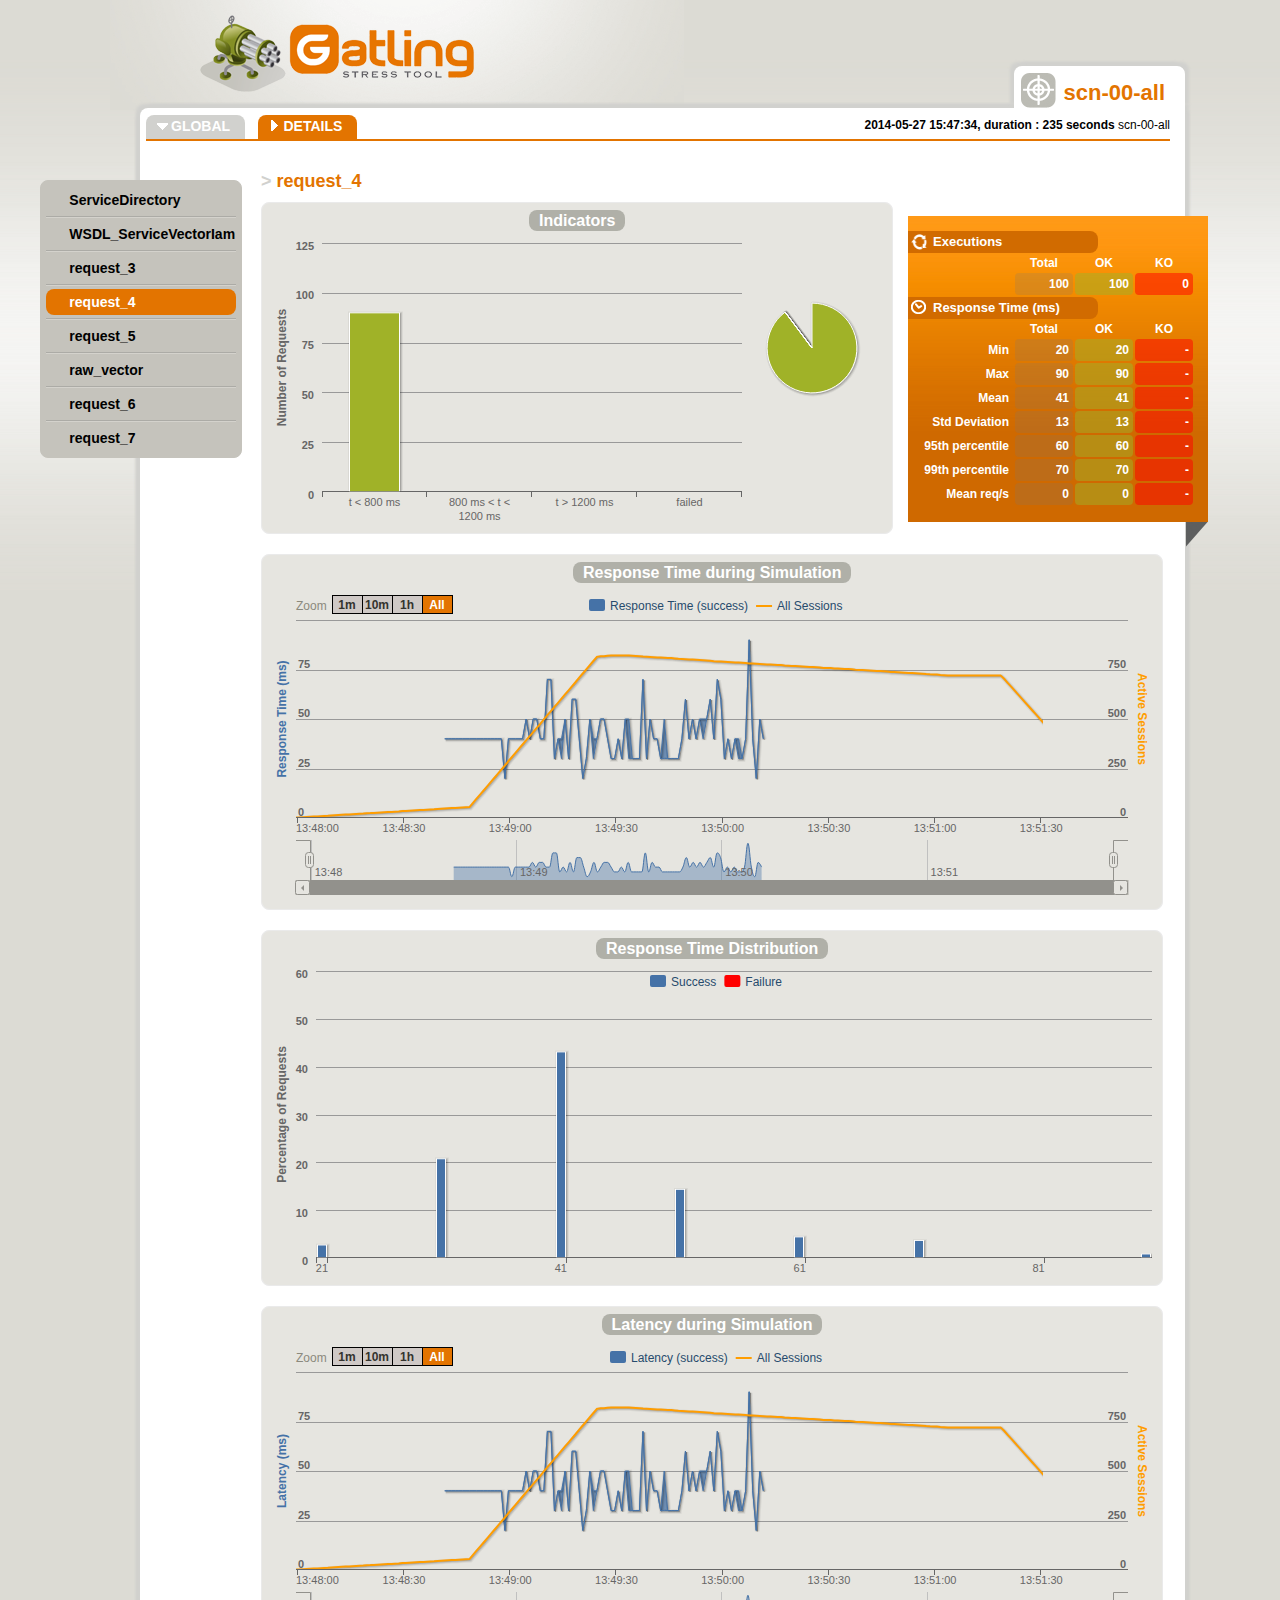
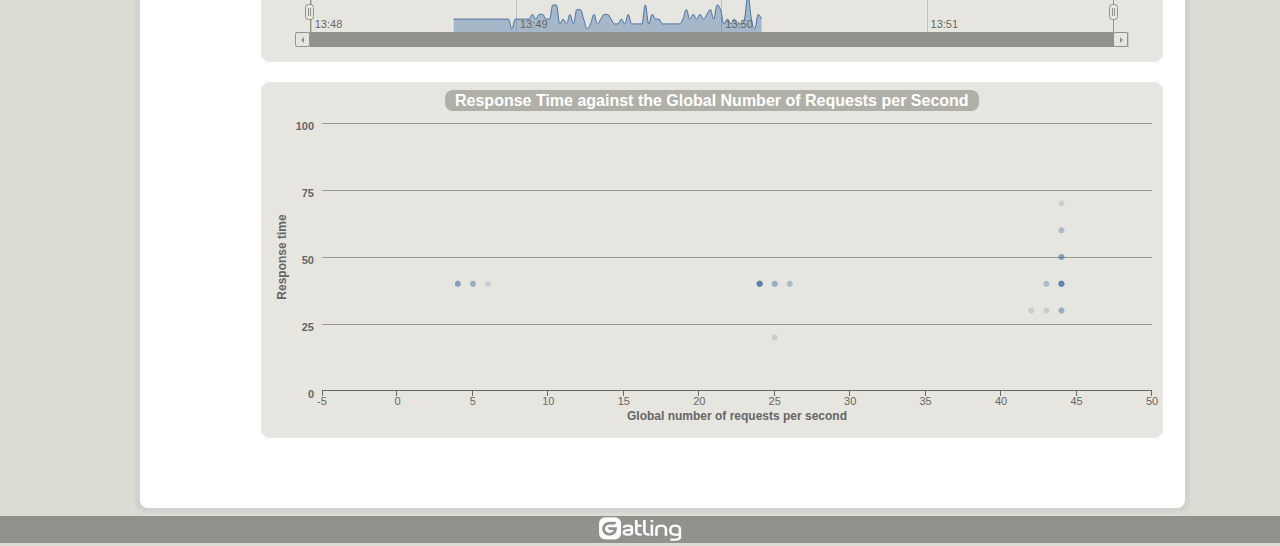
<file: iam-load-gatling/src/results/req_request-4-e7d1b1bd5d422b9c4051b94ac981cc91.html>
<!DOCTYPE html>
<html>
<head>
<meta charset="UTF-8">
<link rel="shortcut icon" type="image/x-icon" href="style/favicon.ico"/>
<link href="style/style.css" rel="stylesheet" type="text/css" />
<link href="style/bootstrap.min.css" rel="stylesheet" type="text/css" />
<title>Gatling Stats - request_4</title>
</head>
<body>
<div class="frise"></div>
<div class="container details">
    <div class="head">
        <a href="http://gatling-tool.org" target="blank_" title="Gatling Home Page"><img alt="Gatling" src="style/logo.png"/></a>
    </div>
    <div class="main">
        <div class="cadre">
                <div class="onglet">
                    <img src="style/cible.png" />
                    <p><span>scn-00-all</span></p>
                </div>
                <div class="content">
                    <div class="sous-menu">
                        <div class="item "><a href="index.html">GLOBAL</a></div>
                        <div class="item ouvert"><a id="details_link" href="#">DETAILS</a></div>
                        <p class="sim_desc" title="2014-05-27 15:47:34, duration : 235 seconds" data-content="scn-00-all">
                            <b>2014-05-27 15:47:34, duration : 235 seconds</b> scn-00-all</b>
                        </p>
                    </div>
                    <div class="content-in">
                        <h1><span>> </span>request_4</h1>
                        <div class="article">
                            
                        <div class="infos">
                            <div class="titre">STATISTICS</div>
                            <div class="infos-in">
                                <div class="repli"></div>                               
                                <div class="info">
                                    <h2 class="first">Executions</h2>
                                    <table>
                                        <thead>
                                            <tr><th></th><th>Total</th><th>OK</th><th>KO</th></tr>
                                        </thead>
                                        <tbody>
                                            <tr>
                                                <td class="title"></td>
                                                <td id="numberOfRequests" class="total"></td>
                                                <td id="numberOfRequestsOK" class="ok"></td>
                                                <td id="numberOfRequestsKO" class="ko"></td>
                                            </tr>
                                        </tbody>
                                    </table>
                                    <h2 class="second">Response Time (ms)</h2>
                                    <table>
                                        <thead>
                                            <tr>
                                                <th></th>
                                                <th>Total</th>
                                                <th>OK</th>
                                                <th>KO</th>
                                            </tr>
                                        </thead>
                                        <tbody>
                                            <tr>
                                                <td class="title">Min</td>
                                                <td id="minResponseTime" class="total"></td>
                                                <td id="minResponseTimeOK" class="ok"></td>
                                                <td id="minResponseTimeKO" class="ko"></td>
                                            </tr>
                                            <tr>
                                                <td class="title">Max</td>
                                                <td id="maxResponseTime" class="total"></td>
                                                <td id="maxResponseTimeOK" class="ok"></td>
                                                <td id="maxResponseTimeKO" class="ko"></td>
                                            </tr>
                                            <tr>
                                                <td class="title">Mean</td>
                                                <td id="meanResponseTime" class="total"></td>
                                                <td id="meanResponseTimeOK" class="ok"></td>
                                                <td id="meanResponseTimeKO" class="ko"></td>
                                            </tr>
                                            <tr>
                                                <td class="title">Std Deviation</td>
                                                <td id="standardDeviation" class="total"></td>
                                                <td id="standardDeviationOK" class="ok"></td>
                                                <td id="standardDeviationKO" class="ko"></td>
                                            </tr>
                                            <tr>
                                                <td class="title">95th percentile</td>
                                                <td id="percentiles1" class="total"></td>
                                                <td id="percentiles1OK" class="ok"></td>
                                                <td id="percentiles1KO" class="ko"></td>
                                            </tr>
                                            <tr>
                                                <td class="title">99th percentile</td>
                                                <td id="percentiles2" class="total"></td>
                                                <td id="percentiles2OK" class="ok"></td>
                                                <td id="percentiles2KO" class="ko"></td>
                                            </tr>
                                            <tr>
                                                <td class="title">Mean req/s</td>
                                                <td id="meanNumberOfRequestsPerSecond" class="total"></td>
                                                <td id="meanNumberOfRequestsPerSecondOK" class="ok"></td>
                                                <td id="meanNumberOfRequestsPerSecondKO" class="ko"></td>
                                            </tr>
                                        </tbody>
                                    </table>
                                </div>
                            </div>
                        </div>

                        <div class="schema demi">
                            <div id="container_indicators" class="demi"></div>
                        </div>

                        <div class="schema geant">
                            <div id="container" class="geant"></div>
                        </div>

                        <div class="schema geant">
                            <div id="container_distrib" class="geant"></div>
                        </div>

                        <div class="schema geant">
                            <div id="container_latency" class="geant"></div>
                        </div>

                        <div class="schema geant">
                            <div id="container_dispersion" class="geant"></div>
                        </div>

                        </div>
                    </div>
                </div>
        </div>
    </div>
    <div class="nav">
        <ul></ul>
    </div>
</div>
<div class="foot">
    <a href="http://gatling-tool.org" title="Gatling Home Page"><img alt="Gatling" src="style/logo-gatling.jpg"/></a>
</div>
<script type="text/javascript" src="js/jquery.min.js"></script>
<script type="text/javascript" src="js/bootstrap.min.js"></script>
<script type="text/javascript" src="js/gatling.js"></script>
<script type="text/javascript" src="js/menu.js"></script>
<script type="text/javascript" src="js/all_sessions.js"></script>
<script type="text/javascript" src="js/stats.js"></script>
<script type="text/javascript" src="js/highstock.js"></script>
<script type="text/javascript" src="js/highcharts-more.js"></script>
<script type="text/javascript" src="js/theme.js"></script>
<script type="text/javascript">
    var pageStats = stats.contents['request-4-e7d1b1bd5d422b9c4051b94ac981cc91'].stats;
    $(document).ready(function() {
        $('.sim_desc').popover({trigger:'hover', placement:'bottom'});
        setDetailsLinkUrl();
        setDetailsMenu();
        setActiveMenu();
        fillStats(pageStats);
        
Highcharts.setOptions({
    global: {
        useUTC: false
    }
});

var indicatorsChart = new Highcharts.Chart({
    chart: {
        renderTo: 'container_indicators',
        marginRight: 150
    },
    credits: {
        enabled: false
    },
    legend: {
        enabled: false
    },
    title: {
     text: 'A title to let highcharts reserve the place for the title set later'
    },
    xAxis: {
        categories: [pageStats.group1.name,pageStats.group2.name,pageStats.group3.name,pageStats.group4.name]
    },
    yAxis: {
        title: {
            text: 'Number of Requests'
        }
    },
    tooltip: {
        formatter: function() {
            var s;
            if (this.point.name) { // the pie chart
                s = ''+ this.point.name +': '+ this.y +' requests';
            } else {
                s = ''+ this.y + ' requests';
            }
            return s;
        }
    },
    plotOptions: {
        series: {
            stacking: 'normal',
            shadow: true
        }
    },
    series: [
        {
            type: 'column',
            color: '#A0B228',
            data: [pageStats.group1.count,0,0,0],
            tooltip: { yDecimals: 0, ySuffix: 'ms' }
        },
        {
            type: 'column',
            color: '#FFDD00',
            data: [0,pageStats.group2.count,0,0],
            tooltip: { yDecimals: 0, ySuffix: 'ms' }
        },
        {
            type: 'column',
            color: '#FF9D00',
            data: [0,0,pageStats.group3.count,0],
            tooltip: { yDecimals: 0, ySuffix: 'ms' }
        },
        {
            type: 'column',
            color: '#FF0000',
            data: [0,0,0,pageStats.group4.count],
            tooltip: { yDecimals: 0, ySuffix: 'ms' }
        },
        {
            type: 'pie',
            name: 'Percentages',
            data: [
                {
                    name: pageStats.group1.name,
                    y: pageStats.group1.percentage,
                    color: '#A0B228'
                },
                {
                    name: pageStats.group2.name,
                    y: pageStats.group2.percentage,
                    color: '#FFDD00'
                },
                {
                    name: pageStats.group3.name,
                    y: pageStats.group3.percentage,
                    color: '#FF9D00'
                },
                {
                    name: pageStats.group4.name,
                    y: pageStats.group4.percentage,
                    color: '#FF0000'
                }
            ],
            center: [470, 85],
            size: 100,
            showInLegend: false,
            dataLabels: { enabled: false }
        }
    ]
});

indicatorsChart.setTitle({
    text: '<span class="chart_title">Indicators</span>',
    useHTML: true
});

var responseTimeChart = new Highcharts.StockChart({
    chart: {
        renderTo: 'container',
        zoomType: 'x'
    },
    credits: {
        enabled: false
    },
    legend: {
        enabled: true,
        floating: true,
        y: -285,
        borderWidth: 0
    },
    title: {
        text: 'A title to let highcharts reserve the place for the title set later'
    },
    rangeSelector: {
        buttons : [{
        type : 'minute',
        count : 1,
        text : '1m'
    }, {
        type : 'minute',
        count : 10,
        text : '10m'
    }, {
        type : 'hour',
        count : 1,
        text : '1h'
    }, {
        type : 'all',
        count : 1,
        text : 'All'
    }],
    selected : 3,
    inputEnabled : false
    },
    xAxis: {
        type: 'datetime',
        ordinal: false,
        maxZoom: 10000 // three days
    },
    yAxis:[
    {
        min: 0,
        title: {
            text: 'Response Time (ms)',
            style: {
                color: '#4572A7'
            }
        }
    }, {
        min: 0,
        title: {
            text: 'Active Sessions',
            style: {
                color: '#FF9D00'
            }
        },
        opposite: true
    }],
    plotOptions: {
        arearange: {
            lineWidth: 1
        },
        series: {
            shadow: true
        }
    },
    series: [
    {
color: '#4572A7'
, pointInterval: 1000
, name: 'Response Time (success)'
, data: [
[1401198521492,40,40],[1401198522492,40,40],[1401198523492,40,40],[1401198524492,40,40],[1401198525492,40,40],[1401198526492,40,40],[1401198527492,40,40],[1401198528492,40,40],[1401198529492,40,40],[1401198530492,40,40],[1401198531492,40,40],[1401198532492,40,40],[1401198533492,40,40],[1401198534492,40,40],[1401198535492,40,40],[1401198536492,40,40],[1401198537492,40,40],[1401198538492,20,20],[1401198539492,40,40],[1401198540492,40,40],[1401198541492,40,40],[1401198542492,40,40],[1401198543492,40,40],[1401198544492,50,50],[1401198545492,40,40],[1401198546492,50,50],[1401198547492,50,50],[1401198548492,40,40],[1401198549492,40,40],[1401198550492,70,70],[1401198551492,70,70],[1401198552492,30,30],[1401198553492,40,40],[1401198554492,30,40],[1401198555492,50,50],[1401198556492,30,30],[1401198557492,60,60],[1401198558492,60,60],[1401198559492,40,40],[1401198560492,20,20],[1401198561492,30,30],[1401198562492,50,50],[1401198563492,30,40],[1401198564492,40,40],[1401198565492,50,50],[1401198566492,50,50],[1401198567492,40,40],[1401198568492,30,30],[1401198569492,30,30],[1401198570492,40,40],[1401198571492,30,30],[1401198572492,50,50],[1401198573492,30,50],[1401198574492,30,30],[1401198575492,30,30],[1401198576492,30,30],[1401198577492,70,70],[1401198578492,30,30],[1401198579492,50,50],[1401198580492,40,40],[1401198581492,40,40],[1401198582492,30,30],[1401198583492,30,50],[1401198584492,30,30],[1401198585492,30,30],[1401198586492,30,30],[1401198587492,30,30],[1401198588492,40,40],[1401198589492,60,60],[1401198590492,40,40],[1401198591492,50,50],[1401198592492,40,40],[1401198593492,50,50],[1401198594492,40,50],[1401198595492,50,50],[1401198596492,60,60],[1401198597492,40,40],[1401198598492,70,70],[1401198599492,60,60],[1401198600492,30,30],[1401198601492,40,40],[1401198602492,30,30],[1401198603492,40,40],[1401198604492,30,40],[1401198605492,30,30],[1401198606492,40,40],[1401198607492,90,90],[1401198608492,40,40],[1401198609492,20,20],[1401198610492,50,50],[1401198611492,40,40]
]
, type: 'arearange'
, tooltip: { yDecimals: 0, ySuffix: 'ms' }
, yAxis: 0

},
    
    allSessionsData
    ]
});

responseTimeChart.setTitle({
    text: '<span class="chart_title chart_title_">Response Time during Simulation</span>',
    useHTML: true
});

var responseTimeDistributionChart = new Highcharts.Chart({
    chart: {
        renderTo: 'container_distrib',
        type: 'column'
    },
    credits: {
        enabled: false
    },
    legend: {
        enabled: true,
        floating: true,
        y: -285,
        borderWidth: 0
    },
    title: {
        text: 'A title to let highcharts reserve the place for the title set later'
    },
    xAxis: {
        categories: ['21', '22', '23', '24', '25', '26', '27', '28', '29', '30', '31', '32', '33', '34', '35', '36', '37', '38', '39', '40', '41', '42', '43', '44', '45', '46', '47', '48', '49', '50', '51', '52', '53', '54', '55', '56', '57', '58', '59', '60', '61', '62', '63', '64', '65', '66', '67', '68', '69', '70', '71', '72', '73', '74', '75', '76', '77', '78', '79', '80', '81', '82', '83', '84', '85', '86', '87', '88', '89', '90'],
        tickInterval: 20
    },
    yAxis: {
        min: 0,
        title: {
            text: 'Percentage of Requests'
        }
    },
    tooltip: {
        formatter: function() {
            return '<b>'+ this.x +' ms</b><br/>'+
            this.series.name +': '+ this.y +' %<br/>'+
            'Total: '+ this.point.stackTotal + ' %';
        }
    },
    plotOptions: {
        series: {
            groupPadding: 0,
            stacking: 'normal',
            shadow: true
        }
    },
    series: [
    	{
type: 'column'
, color: '#4572A7'
, name: 'Success'
, data: [
3,0,0,0,0,0,0,0,0,0,23,0,0,0,0,0,0,0,0,0,48,0,0,0,0,0,0,0,0,0,16,0,0,0,0,0,0,0,0,0,5,0,0,0,0,0,0,0,0,0,4,0,0,0,0,0,0,0,0,0,0,0,0,0,0,0,0,0,0,1
]
, tooltip: { yDecimals: 0, ySuffix: 'ms' }
},
    	{
type: 'column'
, color: '#FF0000'
, name: 'Failure'
, data: [
0,0,0,0,0,0,0,0,0,0,0,0,0,0,0,0,0,0,0,0,0,0,0,0,0,0,0,0,0,0,0,0,0,0,0,0,0,0,0,0,0,0,0,0,0,0,0,0,0,0,0,0,0,0,0,0,0,0,0,0,0,0,0,0,0,0,0,0,0,0
]
, tooltip: { yDecimals: 0, ySuffix: 'ms' }
}
    ]
});

responseTimeDistributionChart.setTitle({
    text: '<span class="chart_title">Response Time Distribution</span>',
    useHTML: true
});

var latencyChart = new Highcharts.StockChart({
    chart: {
        renderTo: 'container_latency',
        zoomType: 'x'
    },
    credits: {
        enabled: false
    },
    legend: {
        enabled: true,
        floating: true,
        y: -285,
        borderWidth: 0
    },
    title: {
        text: 'A title to let highcharts reserve the place for the title set later'
    },
    rangeSelector: {
        buttons : [{
        type : 'minute',
        count : 1,
        text : '1m'
    }, {
        type : 'minute',
        count : 10,
        text : '10m'
    }, {
        type : 'hour',
        count : 1,
        text : '1h'
    }, {
        type : 'all',
        count : 1,
        text : 'All'
    }],
    selected : 3,
    inputEnabled : false
    },
    xAxis: {
        type: 'datetime',
        ordinal: false,
        maxZoom: 10000 // three days
    },
    yAxis:[
    {
        min: 0,
        title: {
            text: 'Latency (ms)',
            style: {
                color: '#4572A7'
            }
        }
    }, {
        min: 0,
        title: {
            text: 'Active Sessions',
            style: {
                color: '#FF9D00'
            }
        },
        opposite: true
    }],
    plotOptions: {
        arearange: {
            lineWidth: 1
        },
        series: {
            shadow: true
        }
    },
    series: [
    {
color: '#4572A7'
, pointInterval: 1000
, name: 'Latency (success)'
, data: [
[1401198521492,40,40],[1401198522492,40,40],[1401198523492,40,40],[1401198524492,40,40],[1401198525492,40,40],[1401198526492,40,40],[1401198527492,40,40],[1401198528492,40,40],[1401198529492,40,40],[1401198530492,40,40],[1401198531492,40,40],[1401198532492,40,40],[1401198533492,40,40],[1401198534492,40,40],[1401198535492,40,40],[1401198536492,40,40],[1401198537492,40,40],[1401198538492,20,20],[1401198539492,40,40],[1401198540492,40,40],[1401198541492,40,40],[1401198542492,40,40],[1401198543492,40,40],[1401198544492,50,50],[1401198545492,40,40],[1401198546492,50,50],[1401198547492,50,50],[1401198548492,40,40],[1401198549492,40,40],[1401198550492,70,70],[1401198551492,70,70],[1401198552492,30,30],[1401198553492,40,40],[1401198554492,30,40],[1401198555492,50,50],[1401198556492,30,30],[1401198557492,60,60],[1401198558492,60,60],[1401198559492,40,40],[1401198560492,20,20],[1401198561492,30,30],[1401198562492,50,50],[1401198563492,30,40],[1401198564492,40,40],[1401198565492,50,50],[1401198566492,50,50],[1401198567492,40,40],[1401198568492,30,30],[1401198569492,30,30],[1401198570492,40,40],[1401198571492,30,30],[1401198572492,50,50],[1401198573492,30,50],[1401198574492,30,30],[1401198575492,30,30],[1401198576492,30,30],[1401198577492,70,70],[1401198578492,30,30],[1401198579492,50,50],[1401198580492,40,40],[1401198581492,40,40],[1401198582492,30,30],[1401198583492,30,50],[1401198584492,30,30],[1401198585492,30,30],[1401198586492,30,30],[1401198587492,30,30],[1401198588492,40,40],[1401198589492,60,60],[1401198590492,40,40],[1401198591492,50,50],[1401198592492,40,40],[1401198593492,50,50],[1401198594492,40,50],[1401198595492,50,50],[1401198596492,60,60],[1401198597492,40,40],[1401198598492,70,70],[1401198599492,60,60],[1401198600492,30,30],[1401198601492,40,40],[1401198602492,30,30],[1401198603492,40,40],[1401198604492,30,40],[1401198605492,30,30],[1401198606492,40,40],[1401198607492,90,90],[1401198608492,40,40],[1401198609492,20,20],[1401198610492,50,50],[1401198611492,40,40]
]
, type: 'arearange'
, tooltip: { yDecimals: 0, ySuffix: 'ms' }
, yAxis: 0

},
    
    allSessionsData
    ]
});

latencyChart.setTitle({
    text: '<span class="chart_title chart_title_">Latency during Simulation</span>',
    useHTML: true
});

var scatterChart = new Highcharts.Chart({
    chart: {
        renderTo: 'container_dispersion', 
        defaultSeriesType: 'scatter',
        zoomType: 'xy'
    },
    credits: {
        enabled: false
    },
    xAxis: {
        title: {
            enabled: true,
            text: 'Global number of requests per second'
        },
        startOnTick: true,
        endOnTick: true,
        showLastLabel: true
    },
    title: {
        text: 'A title to let highcharts reserve the place for the title set later'
    },
    yAxis: {
        min: 0,
        title: {
            text: 'Response time'
        }
    },
    tooltip: {
        formatter: function() {
                 return ''+
            this.y +' ms at ' + this.x + ' allreq/s';
        }
    },
    legend: {
        enabled: false
    },
    plotOptions: {
        scatter: {
            marker: {
            radius: 3,
            states: {
                hover: {
                    enabled: true,
                    lineColor: 'rgb(100,100,100)'
                }
            }
        },
        states: {
            hover: {
                marker: {
                   enabled: false
                }
            }
            }
        }
    },
    series: [
	    {
type: 'scatter'
, color: 'rgba(69, 114, 167, .2)'
, name: 'Successes'
, data: [
[4,40],[4,40],[4,40],[4,40],[5,40],[5,40],[5,40],[6,40],[24,40],[24,40],[24,40],[24,40],[24,40],[24,40],[24,40],[24,40],[24,40],[25,40],[25,20],[25,40],[25,40],[26,40],[26,40],[42,30],[43,30],[43,40],[43,40],[44,40],[44,60],[44,50],[44,60],[44,40],[44,40],[44,40],[44,50],[44,70],[44,40],[44,50],[44,30],[44,40],[44,40],[44,30],[44,40],[44,50],[44,30],[45,30],[45,50],[45,60],[45,50],[45,40],[45,50],[45,40],[45,50],[45,20],[45,70],[45,30],[45,70],[45,40],[45,40],[45,40],[45,30],[45,70],[45,30],[45,50],[45,50],[45,60],[45,30],[45,20],[46,30],[46,50],[46,90],[46,50],[46,40],[46,40],[46,50],[46,40],[46,40],[46,30],[46,30],[46,60],[46,30],[46,30],[46,30],[46,40],[46,50],[47,40],[47,50],[47,30],[47,50],[47,30],[47,40]
]},
	    {
type: 'scatter'
, color: 'rgba(255, 0, 0, .2)'
, name: 'Failures'
, data: [
[]
]}
	]
});

scatterChart.setTitle({
    text: '<span class="chart_title">Response Time against the Global Number of Requests per Second</span>',
    useHTML: true
});

    });
</script>
</body>
</html>
</file>
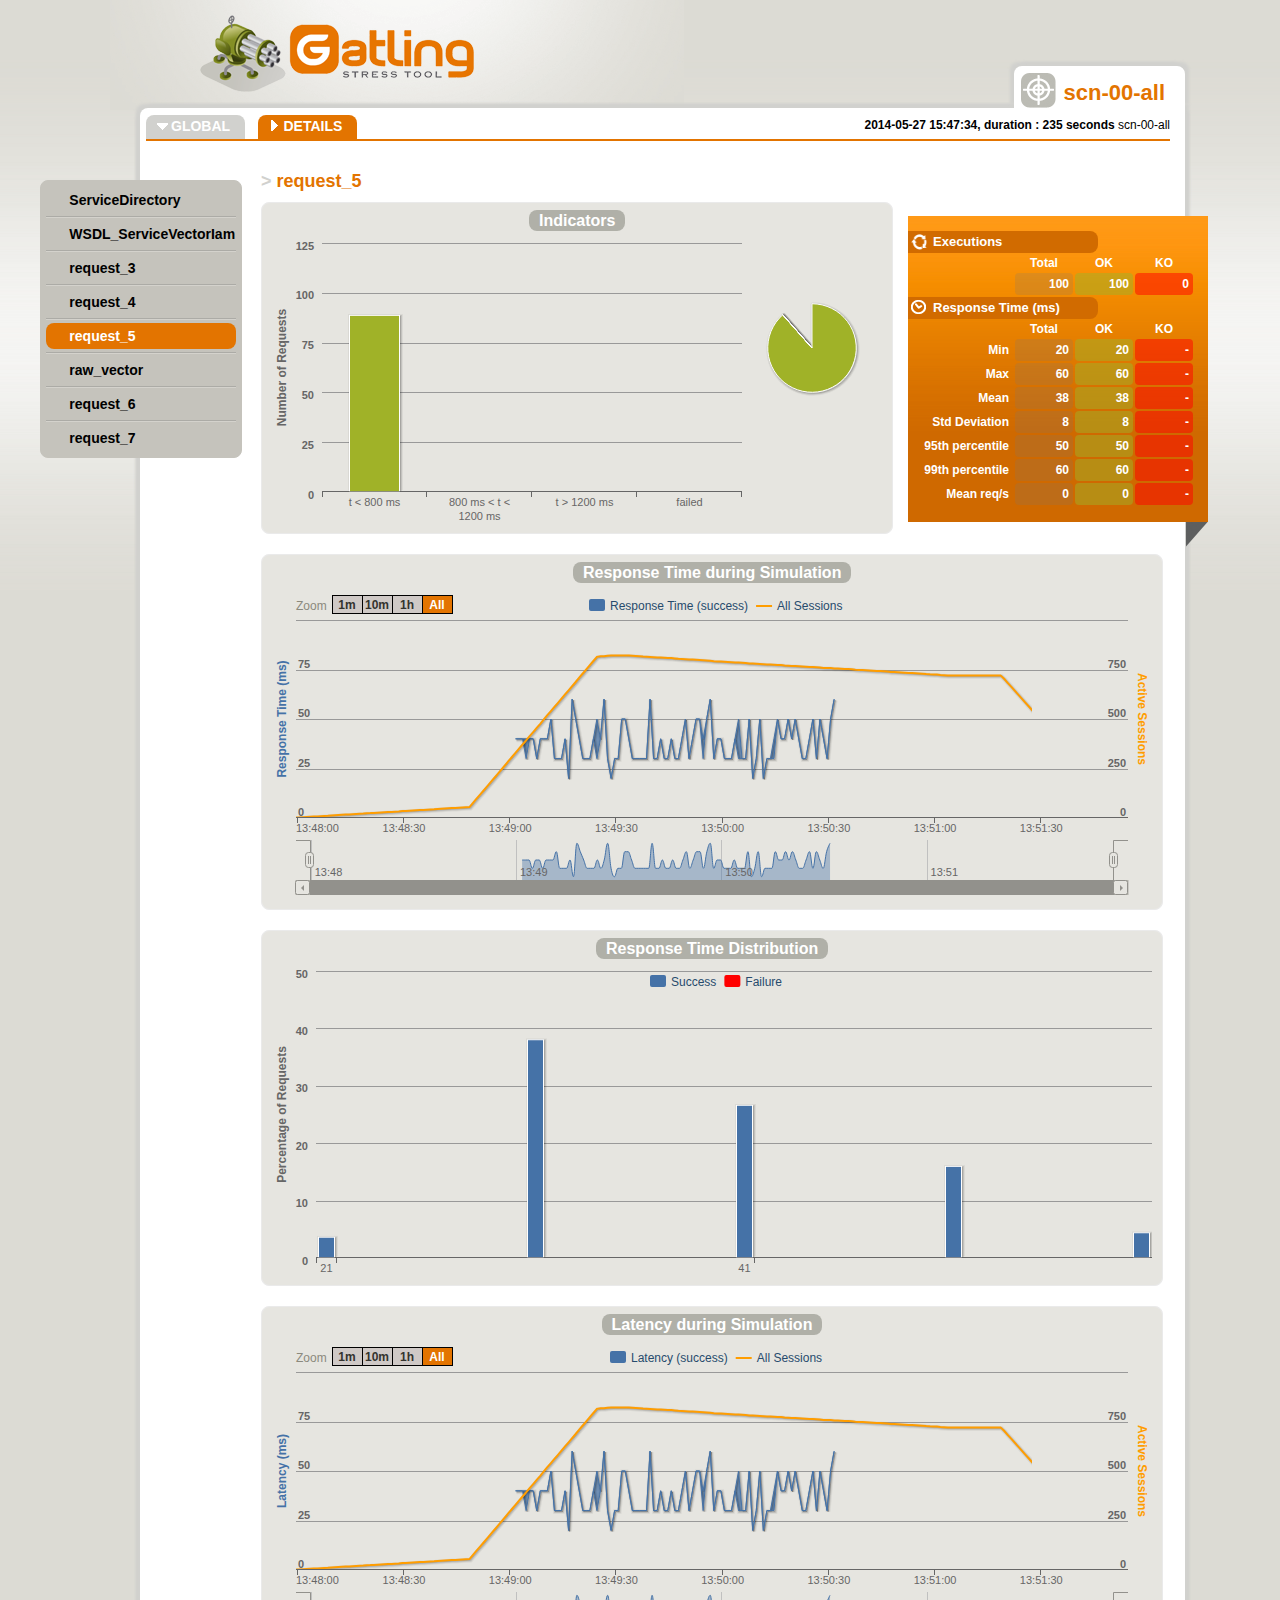
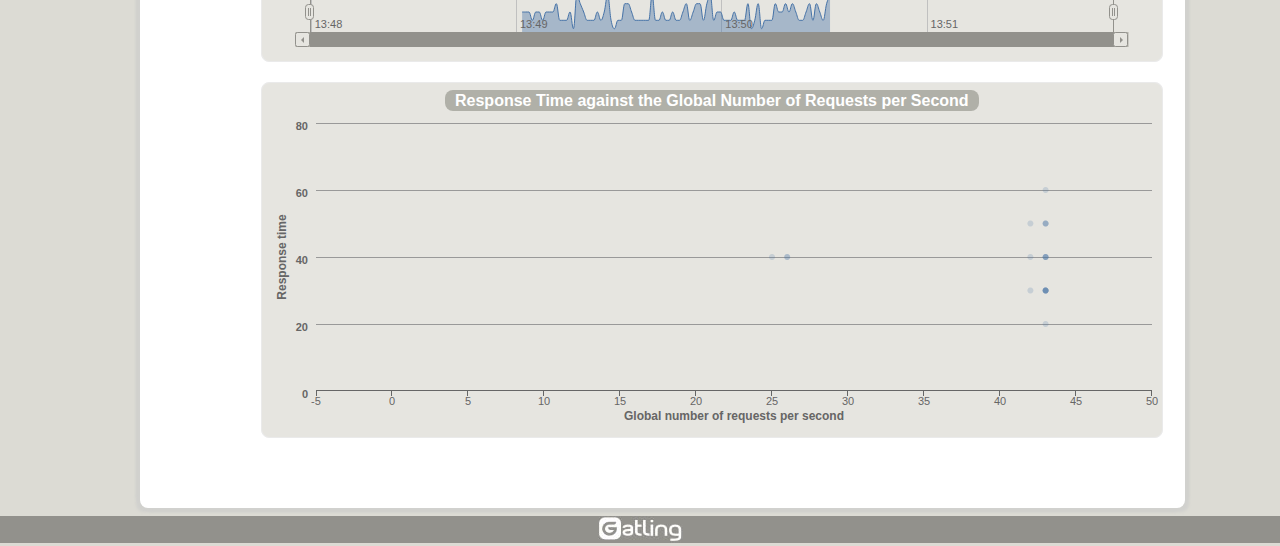
<file: iam-load-gatling/src/results/req_request-5-48829dc27f9f565bbe1021ea0e005040.html>
<!DOCTYPE html>
<html>
<head>
<meta charset="UTF-8">
<link rel="shortcut icon" type="image/x-icon" href="style/favicon.ico"/>
<link href="style/style.css" rel="stylesheet" type="text/css" />
<link href="style/bootstrap.min.css" rel="stylesheet" type="text/css" />
<title>Gatling Stats - request_5</title>
</head>
<body>
<div class="frise"></div>
<div class="container details">
    <div class="head">
        <a href="http://gatling-tool.org" target="blank_" title="Gatling Home Page"><img alt="Gatling" src="style/logo.png"/></a>
    </div>
    <div class="main">
        <div class="cadre">
                <div class="onglet">
                    <img src="style/cible.png" />
                    <p><span>scn-00-all</span></p>
                </div>
                <div class="content">
                    <div class="sous-menu">
                        <div class="item "><a href="index.html">GLOBAL</a></div>
                        <div class="item ouvert"><a id="details_link" href="#">DETAILS</a></div>
                        <p class="sim_desc" title="2014-05-27 15:47:34, duration : 235 seconds" data-content="scn-00-all">
                            <b>2014-05-27 15:47:34, duration : 235 seconds</b> scn-00-all</b>
                        </p>
                    </div>
                    <div class="content-in">
                        <h1><span>> </span>request_5</h1>
                        <div class="article">
                            
                        <div class="infos">
                            <div class="titre">STATISTICS</div>
                            <div class="infos-in">
                                <div class="repli"></div>                               
                                <div class="info">
                                    <h2 class="first">Executions</h2>
                                    <table>
                                        <thead>
                                            <tr><th></th><th>Total</th><th>OK</th><th>KO</th></tr>
                                        </thead>
                                        <tbody>
                                            <tr>
                                                <td class="title"></td>
                                                <td id="numberOfRequests" class="total"></td>
                                                <td id="numberOfRequestsOK" class="ok"></td>
                                                <td id="numberOfRequestsKO" class="ko"></td>
                                            </tr>
                                        </tbody>
                                    </table>
                                    <h2 class="second">Response Time (ms)</h2>
                                    <table>
                                        <thead>
                                            <tr>
                                                <th></th>
                                                <th>Total</th>
                                                <th>OK</th>
                                                <th>KO</th>
                                            </tr>
                                        </thead>
                                        <tbody>
                                            <tr>
                                                <td class="title">Min</td>
                                                <td id="minResponseTime" class="total"></td>
                                                <td id="minResponseTimeOK" class="ok"></td>
                                                <td id="minResponseTimeKO" class="ko"></td>
                                            </tr>
                                            <tr>
                                                <td class="title">Max</td>
                                                <td id="maxResponseTime" class="total"></td>
                                                <td id="maxResponseTimeOK" class="ok"></td>
                                                <td id="maxResponseTimeKO" class="ko"></td>
                                            </tr>
                                            <tr>
                                                <td class="title">Mean</td>
                                                <td id="meanResponseTime" class="total"></td>
                                                <td id="meanResponseTimeOK" class="ok"></td>
                                                <td id="meanResponseTimeKO" class="ko"></td>
                                            </tr>
                                            <tr>
                                                <td class="title">Std Deviation</td>
                                                <td id="standardDeviation" class="total"></td>
                                                <td id="standardDeviationOK" class="ok"></td>
                                                <td id="standardDeviationKO" class="ko"></td>
                                            </tr>
                                            <tr>
                                                <td class="title">95th percentile</td>
                                                <td id="percentiles1" class="total"></td>
                                                <td id="percentiles1OK" class="ok"></td>
                                                <td id="percentiles1KO" class="ko"></td>
                                            </tr>
                                            <tr>
                                                <td class="title">99th percentile</td>
                                                <td id="percentiles2" class="total"></td>
                                                <td id="percentiles2OK" class="ok"></td>
                                                <td id="percentiles2KO" class="ko"></td>
                                            </tr>
                                            <tr>
                                                <td class="title">Mean req/s</td>
                                                <td id="meanNumberOfRequestsPerSecond" class="total"></td>
                                                <td id="meanNumberOfRequestsPerSecondOK" class="ok"></td>
                                                <td id="meanNumberOfRequestsPerSecondKO" class="ko"></td>
                                            </tr>
                                        </tbody>
                                    </table>
                                </div>
                            </div>
                        </div>

                        <div class="schema demi">
                            <div id="container_indicators" class="demi"></div>
                        </div>

                        <div class="schema geant">
                            <div id="container" class="geant"></div>
                        </div>

                        <div class="schema geant">
                            <div id="container_distrib" class="geant"></div>
                        </div>

                        <div class="schema geant">
                            <div id="container_latency" class="geant"></div>
                        </div>

                        <div class="schema geant">
                            <div id="container_dispersion" class="geant"></div>
                        </div>

                        </div>
                    </div>
                </div>
        </div>
    </div>
    <div class="nav">
        <ul></ul>
    </div>
</div>
<div class="foot">
    <a href="http://gatling-tool.org" title="Gatling Home Page"><img alt="Gatling" src="style/logo-gatling.jpg"/></a>
</div>
<script type="text/javascript" src="js/jquery.min.js"></script>
<script type="text/javascript" src="js/bootstrap.min.js"></script>
<script type="text/javascript" src="js/gatling.js"></script>
<script type="text/javascript" src="js/menu.js"></script>
<script type="text/javascript" src="js/all_sessions.js"></script>
<script type="text/javascript" src="js/stats.js"></script>
<script type="text/javascript" src="js/highstock.js"></script>
<script type="text/javascript" src="js/highcharts-more.js"></script>
<script type="text/javascript" src="js/theme.js"></script>
<script type="text/javascript">
    var pageStats = stats.contents['request-5-48829dc27f9f565bbe1021ea0e005040'].stats;
    $(document).ready(function() {
        $('.sim_desc').popover({trigger:'hover', placement:'bottom'});
        setDetailsLinkUrl();
        setDetailsMenu();
        setActiveMenu();
        fillStats(pageStats);
        
Highcharts.setOptions({
    global: {
        useUTC: false
    }
});

var indicatorsChart = new Highcharts.Chart({
    chart: {
        renderTo: 'container_indicators',
        marginRight: 150
    },
    credits: {
        enabled: false
    },
    legend: {
        enabled: false
    },
    title: {
     text: 'A title to let highcharts reserve the place for the title set later'
    },
    xAxis: {
        categories: [pageStats.group1.name,pageStats.group2.name,pageStats.group3.name,pageStats.group4.name]
    },
    yAxis: {
        title: {
            text: 'Number of Requests'
        }
    },
    tooltip: {
        formatter: function() {
            var s;
            if (this.point.name) { // the pie chart
                s = ''+ this.point.name +': '+ this.y +' requests';
            } else {
                s = ''+ this.y + ' requests';
            }
            return s;
        }
    },
    plotOptions: {
        series: {
            stacking: 'normal',
            shadow: true
        }
    },
    series: [
        {
            type: 'column',
            color: '#A0B228',
            data: [pageStats.group1.count,0,0,0],
            tooltip: { yDecimals: 0, ySuffix: 'ms' }
        },
        {
            type: 'column',
            color: '#FFDD00',
            data: [0,pageStats.group2.count,0,0],
            tooltip: { yDecimals: 0, ySuffix: 'ms' }
        },
        {
            type: 'column',
            color: '#FF9D00',
            data: [0,0,pageStats.group3.count,0],
            tooltip: { yDecimals: 0, ySuffix: 'ms' }
        },
        {
            type: 'column',
            color: '#FF0000',
            data: [0,0,0,pageStats.group4.count],
            tooltip: { yDecimals: 0, ySuffix: 'ms' }
        },
        {
            type: 'pie',
            name: 'Percentages',
            data: [
                {
                    name: pageStats.group1.name,
                    y: pageStats.group1.percentage,
                    color: '#A0B228'
                },
                {
                    name: pageStats.group2.name,
                    y: pageStats.group2.percentage,
                    color: '#FFDD00'
                },
                {
                    name: pageStats.group3.name,
                    y: pageStats.group3.percentage,
                    color: '#FF9D00'
                },
                {
                    name: pageStats.group4.name,
                    y: pageStats.group4.percentage,
                    color: '#FF0000'
                }
            ],
            center: [470, 85],
            size: 100,
            showInLegend: false,
            dataLabels: { enabled: false }
        }
    ]
});

indicatorsChart.setTitle({
    text: '<span class="chart_title">Indicators</span>',
    useHTML: true
});

var responseTimeChart = new Highcharts.StockChart({
    chart: {
        renderTo: 'container',
        zoomType: 'x'
    },
    credits: {
        enabled: false
    },
    legend: {
        enabled: true,
        floating: true,
        y: -285,
        borderWidth: 0
    },
    title: {
        text: 'A title to let highcharts reserve the place for the title set later'
    },
    rangeSelector: {
        buttons : [{
        type : 'minute',
        count : 1,
        text : '1m'
    }, {
        type : 'minute',
        count : 10,
        text : '10m'
    }, {
        type : 'hour',
        count : 1,
        text : '1h'
    }, {
        type : 'all',
        count : 1,
        text : 'All'
    }],
    selected : 3,
    inputEnabled : false
    },
    xAxis: {
        type: 'datetime',
        ordinal: false,
        maxZoom: 10000 // three days
    },
    yAxis:[
    {
        min: 0,
        title: {
            text: 'Response Time (ms)',
            style: {
                color: '#4572A7'
            }
        }
    }, {
        min: 0,
        title: {
            text: 'Active Sessions',
            style: {
                color: '#FF9D00'
            }
        },
        opposite: true
    }],
    plotOptions: {
        arearange: {
            lineWidth: 1
        },
        series: {
            shadow: true
        }
    },
    series: [
    {
color: '#4572A7'
, pointInterval: 1000
, name: 'Response Time (success)'
, data: [
[1401198541492,40,40],[1401198542492,40,40],[1401198543492,40,40],[1401198544492,30,40],[1401198545492,40,40],[1401198546492,40,40],[1401198547492,30,30],[1401198548492,40,40],[1401198549492,40,40],[1401198550492,40,40],[1401198551492,50,50],[1401198552492,30,30],[1401198553492,30,30],[1401198554492,30,30],[1401198555492,40,40],[1401198556492,20,20],[1401198557492,60,60],[1401198558492,50,50],[1401198559492,40,40],[1401198560492,30,30],[1401198561492,30,30],[1401198562492,30,30],[1401198563492,40,40],[1401198564492,30,50],[1401198565492,40,40],[1401198566492,60,60],[1401198567492,30,30],[1401198568492,20,20],[1401198569492,30,30],[1401198570492,30,30],[1401198571492,50,50],[1401198572492,50,50],[1401198573492,40,40],[1401198574492,30,30],[1401198575492,30,30],[1401198576492,30,30],[1401198577492,30,30],[1401198578492,30,30],[1401198579492,60,60],[1401198580492,30,30],[1401198581492,30,30],[1401198582492,40,40],[1401198583492,30,30],[1401198584492,30,30],[1401198585492,40,40],[1401198586492,30,30],[1401198587492,30,30],[1401198588492,40,40],[1401198589492,50,50],[1401198590492,30,30],[1401198591492,40,40],[1401198592492,50,50],[1401198593492,50,50],[1401198594492,30,40],[1401198595492,50,50],[1401198596492,60,60],[1401198597492,30,30],[1401198598492,40,40],[1401198599492,40,40],[1401198600492,30,30],[1401198601492,30,30],[1401198602492,30,30],[1401198603492,40,40],[1401198604492,30,50],[1401198605492,30,30],[1401198606492,30,30],[1401198607492,50,50],[1401198608492,20,20],[1401198609492,30,30],[1401198610492,50,50],[1401198611492,20,20],[1401198612492,30,30],[1401198613492,30,30],[1401198614492,30,40],[1401198615492,50,50],[1401198616492,40,40],[1401198617492,40,40],[1401198618492,50,50],[1401198619492,40,40],[1401198620492,50,50],[1401198621492,40,40],[1401198622492,30,30],[1401198623492,30,30],[1401198624492,40,40],[1401198625492,50,50],[1401198626492,30,30],[1401198627492,50,50],[1401198628492,40,40],[1401198629492,30,30],[1401198630492,50,50],[1401198631492,60,60]
]
, type: 'arearange'
, tooltip: { yDecimals: 0, ySuffix: 'ms' }
, yAxis: 0

},
    
    allSessionsData
    ]
});

responseTimeChart.setTitle({
    text: '<span class="chart_title chart_title_">Response Time during Simulation</span>',
    useHTML: true
});

var responseTimeDistributionChart = new Highcharts.Chart({
    chart: {
        renderTo: 'container_distrib',
        type: 'column'
    },
    credits: {
        enabled: false
    },
    legend: {
        enabled: true,
        floating: true,
        y: -285,
        borderWidth: 0
    },
    title: {
        text: 'A title to let highcharts reserve the place for the title set later'
    },
    xAxis: {
        categories: ['21', '22', '23', '24', '25', '26', '27', '28', '29', '30', '31', '32', '33', '34', '35', '36', '37', '38', '39', '40', '41', '42', '43', '44', '45', '46', '47', '48', '49', '50', '51', '52', '53', '54', '55', '56', '57', '58', '59', '60'],
        tickInterval: 20
    },
    yAxis: {
        min: 0,
        title: {
            text: 'Percentage of Requests'
        }
    },
    tooltip: {
        formatter: function() {
            return '<b>'+ this.x +' ms</b><br/>'+
            this.series.name +': '+ this.y +' %<br/>'+
            'Total: '+ this.point.stackTotal + ' %';
        }
    },
    plotOptions: {
        series: {
            groupPadding: 0,
            stacking: 'normal',
            shadow: true
        }
    },
    series: [
    	{
type: 'column'
, color: '#4572A7'
, name: 'Success'
, data: [
4,0,0,0,0,0,0,0,0,0,43,0,0,0,0,0,0,0,0,0,30,0,0,0,0,0,0,0,0,0,18,0,0,0,0,0,0,0,0,5
]
, tooltip: { yDecimals: 0, ySuffix: 'ms' }
},
    	{
type: 'column'
, color: '#FF0000'
, name: 'Failure'
, data: [
0,0,0,0,0,0,0,0,0,0,0,0,0,0,0,0,0,0,0,0,0,0,0,0,0,0,0,0,0,0,0,0,0,0,0,0,0,0,0,0
]
, tooltip: { yDecimals: 0, ySuffix: 'ms' }
}
    ]
});

responseTimeDistributionChart.setTitle({
    text: '<span class="chart_title">Response Time Distribution</span>',
    useHTML: true
});

var latencyChart = new Highcharts.StockChart({
    chart: {
        renderTo: 'container_latency',
        zoomType: 'x'
    },
    credits: {
        enabled: false
    },
    legend: {
        enabled: true,
        floating: true,
        y: -285,
        borderWidth: 0
    },
    title: {
        text: 'A title to let highcharts reserve the place for the title set later'
    },
    rangeSelector: {
        buttons : [{
        type : 'minute',
        count : 1,
        text : '1m'
    }, {
        type : 'minute',
        count : 10,
        text : '10m'
    }, {
        type : 'hour',
        count : 1,
        text : '1h'
    }, {
        type : 'all',
        count : 1,
        text : 'All'
    }],
    selected : 3,
    inputEnabled : false
    },
    xAxis: {
        type: 'datetime',
        ordinal: false,
        maxZoom: 10000 // three days
    },
    yAxis:[
    {
        min: 0,
        title: {
            text: 'Latency (ms)',
            style: {
                color: '#4572A7'
            }
        }
    }, {
        min: 0,
        title: {
            text: 'Active Sessions',
            style: {
                color: '#FF9D00'
            }
        },
        opposite: true
    }],
    plotOptions: {
        arearange: {
            lineWidth: 1
        },
        series: {
            shadow: true
        }
    },
    series: [
    {
color: '#4572A7'
, pointInterval: 1000
, name: 'Latency (success)'
, data: [
[1401198541492,40,40],[1401198542492,40,40],[1401198543492,40,40],[1401198544492,30,40],[1401198545492,40,40],[1401198546492,40,40],[1401198547492,30,30],[1401198548492,40,40],[1401198549492,40,40],[1401198550492,40,40],[1401198551492,50,50],[1401198552492,30,30],[1401198553492,30,30],[1401198554492,30,30],[1401198555492,40,40],[1401198556492,20,20],[1401198557492,60,60],[1401198558492,50,50],[1401198559492,40,40],[1401198560492,30,30],[1401198561492,30,30],[1401198562492,30,30],[1401198563492,40,40],[1401198564492,30,50],[1401198565492,40,40],[1401198566492,60,60],[1401198567492,30,30],[1401198568492,20,20],[1401198569492,30,30],[1401198570492,30,30],[1401198571492,50,50],[1401198572492,50,50],[1401198573492,40,40],[1401198574492,30,30],[1401198575492,30,30],[1401198576492,30,30],[1401198577492,30,30],[1401198578492,30,30],[1401198579492,60,60],[1401198580492,30,30],[1401198581492,30,30],[1401198582492,40,40],[1401198583492,30,30],[1401198584492,30,30],[1401198585492,40,40],[1401198586492,30,30],[1401198587492,30,30],[1401198588492,40,40],[1401198589492,50,50],[1401198590492,30,30],[1401198591492,40,40],[1401198592492,50,50],[1401198593492,50,50],[1401198594492,30,40],[1401198595492,50,50],[1401198596492,60,60],[1401198597492,30,30],[1401198598492,40,40],[1401198599492,40,40],[1401198600492,30,30],[1401198601492,30,30],[1401198602492,30,30],[1401198603492,40,40],[1401198604492,30,50],[1401198605492,30,30],[1401198606492,30,30],[1401198607492,50,50],[1401198608492,20,20],[1401198609492,30,30],[1401198610492,50,50],[1401198611492,20,20],[1401198612492,30,30],[1401198613492,30,30],[1401198614492,30,40],[1401198615492,50,50],[1401198616492,40,40],[1401198617492,40,40],[1401198618492,50,50],[1401198619492,40,40],[1401198620492,50,50],[1401198621492,40,40],[1401198622492,30,30],[1401198623492,30,30],[1401198624492,40,40],[1401198625492,50,50],[1401198626492,30,30],[1401198627492,50,50],[1401198628492,40,40],[1401198629492,30,30],[1401198630492,50,50],[1401198631492,60,60]
]
, type: 'arearange'
, tooltip: { yDecimals: 0, ySuffix: 'ms' }
, yAxis: 0

},
    
    allSessionsData
    ]
});

latencyChart.setTitle({
    text: '<span class="chart_title chart_title_">Latency during Simulation</span>',
    useHTML: true
});

var scatterChart = new Highcharts.Chart({
    chart: {
        renderTo: 'container_dispersion', 
        defaultSeriesType: 'scatter',
        zoomType: 'xy'
    },
    credits: {
        enabled: false
    },
    xAxis: {
        title: {
            enabled: true,
            text: 'Global number of requests per second'
        },
        startOnTick: true,
        endOnTick: true,
        showLastLabel: true
    },
    title: {
        text: 'A title to let highcharts reserve the place for the title set later'
    },
    yAxis: {
        min: 0,
        title: {
            text: 'Response time'
        }
    },
    tooltip: {
        formatter: function() {
                 return ''+
            this.y +' ms at ' + this.x + ' allreq/s';
        }
    },
    legend: {
        enabled: false
    },
    plotOptions: {
        scatter: {
            marker: {
            radius: 3,
            states: {
                hover: {
                    enabled: true,
                    lineColor: 'rgb(100,100,100)'
                }
            }
        },
        states: {
            hover: {
                marker: {
                   enabled: false
                }
            }
            }
        }
    },
    series: [
	    {
type: 'scatter'
, color: 'rgba(69, 114, 167, .2)'
, name: 'Successes'
, data: [
[25,40],[26,40],[26,40],[42,40],[42,30],[42,50],[43,50],[43,30],[43,30],[43,40],[43,40],[43,20],[43,30],[43,50],[43,40],[43,40],[43,30],[43,30],[43,60],[43,50],[43,30],[44,50],[44,30],[44,50],[44,40],[44,40],[44,60],[44,30],[44,40],[44,40],[44,30],[44,50],[44,40],[44,30],[44,40],[44,50],[44,30],[44,40],[44,30],[44,50],[44,30],[44,50],[44,20],[44,50],[44,30],[45,40],[45,30],[45,60],[45,30],[45,50],[45,50],[45,40],[45,40],[45,30],[45,50],[45,40],[45,30],[45,30],[45,40],[45,40],[45,40],[45,40],[45,30],[45,60],[45,30],[45,50],[45,30],[45,30],[46,30],[46,40],[46,50],[46,40],[46,40],[46,30],[46,30],[46,50],[46,30],[46,20],[46,30],[46,50],[46,30],[46,30],[46,30],[46,40],[46,40],[47,30],[47,60],[47,30],[47,40],[47,20],[47,30]
]},
	    {
type: 'scatter'
, color: 'rgba(255, 0, 0, .2)'
, name: 'Failures'
, data: [
[]
]}
	]
});

scatterChart.setTitle({
    text: '<span class="chart_title">Response Time against the Global Number of Requests per Second</span>',
    useHTML: true
});

    });
</script>
</body>
</html>
</file>
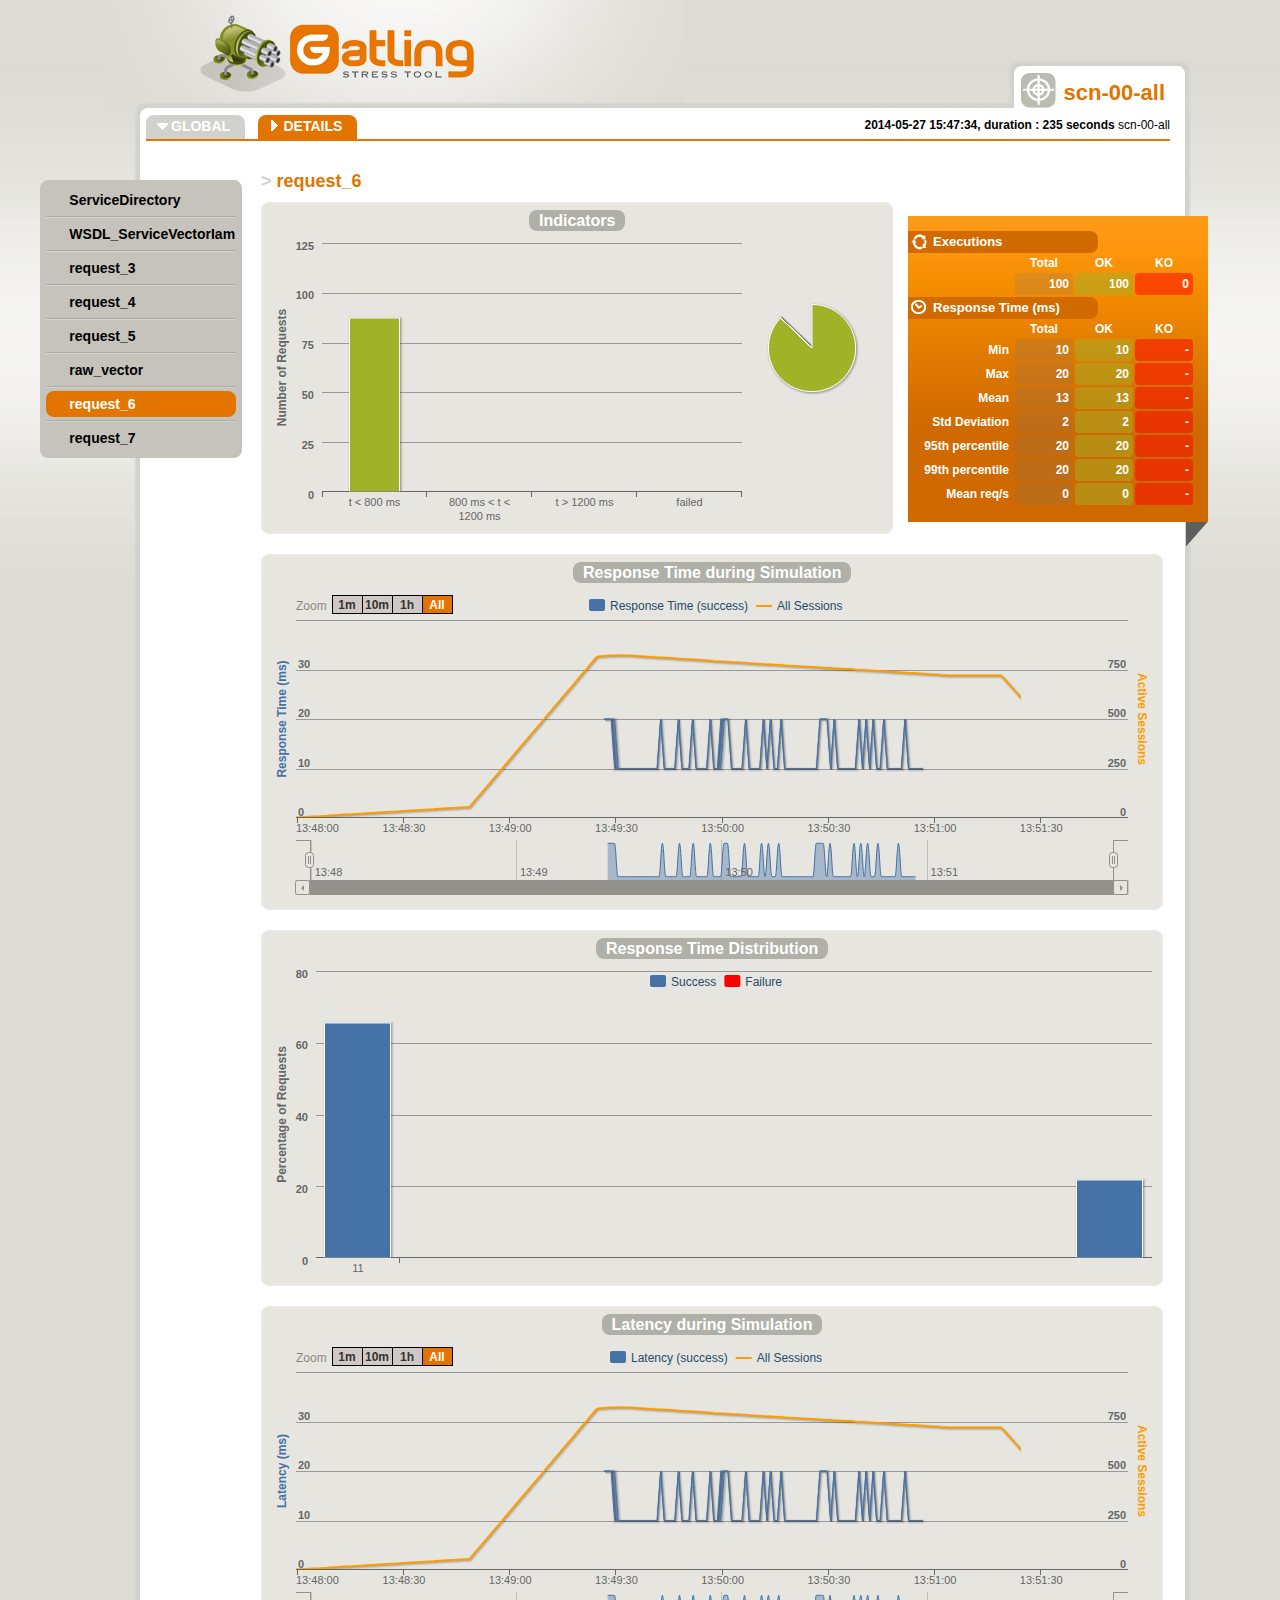
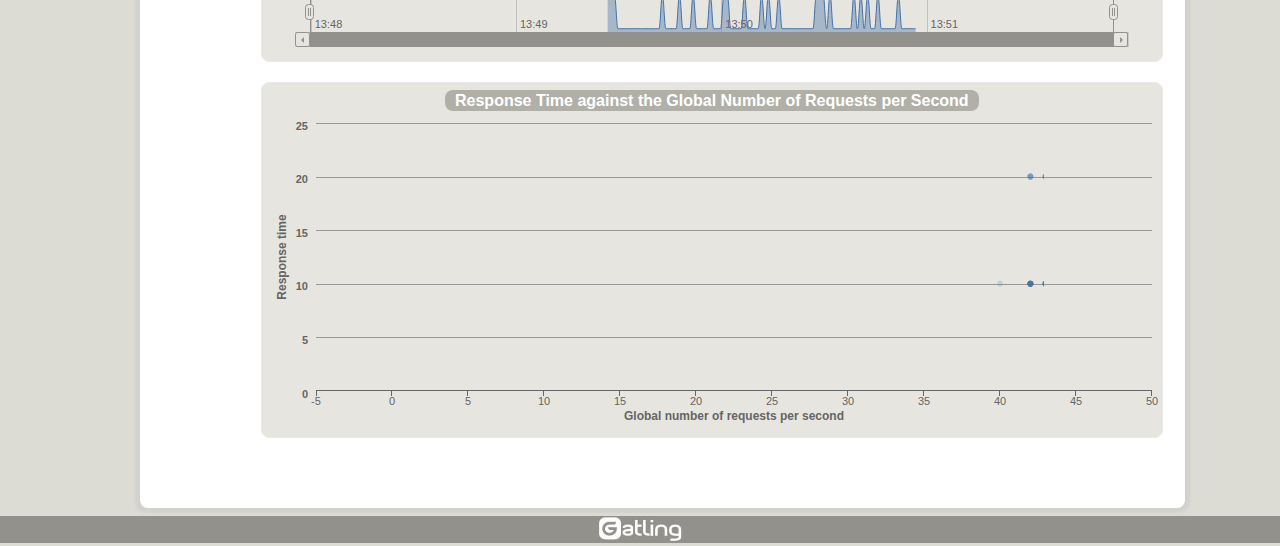
<file: iam-load-gatling/src/results/req_request-6-027a986b276e85edb9fc05dfa564c868.html>
<!DOCTYPE html>
<html>
<head>
<meta charset="UTF-8">
<link rel="shortcut icon" type="image/x-icon" href="style/favicon.ico"/>
<link href="style/style.css" rel="stylesheet" type="text/css" />
<link href="style/bootstrap.min.css" rel="stylesheet" type="text/css" />
<title>Gatling Stats - request_6</title>
</head>
<body>
<div class="frise"></div>
<div class="container details">
    <div class="head">
        <a href="http://gatling-tool.org" target="blank_" title="Gatling Home Page"><img alt="Gatling" src="style/logo.png"/></a>
    </div>
    <div class="main">
        <div class="cadre">
                <div class="onglet">
                    <img src="style/cible.png" />
                    <p><span>scn-00-all</span></p>
                </div>
                <div class="content">
                    <div class="sous-menu">
                        <div class="item "><a href="index.html">GLOBAL</a></div>
                        <div class="item ouvert"><a id="details_link" href="#">DETAILS</a></div>
                        <p class="sim_desc" title="2014-05-27 15:47:34, duration : 235 seconds" data-content="scn-00-all">
                            <b>2014-05-27 15:47:34, duration : 235 seconds</b> scn-00-all</b>
                        </p>
                    </div>
                    <div class="content-in">
                        <h1><span>> </span>request_6</h1>
                        <div class="article">
                            
                        <div class="infos">
                            <div class="titre">STATISTICS</div>
                            <div class="infos-in">
                                <div class="repli"></div>                               
                                <div class="info">
                                    <h2 class="first">Executions</h2>
                                    <table>
                                        <thead>
                                            <tr><th></th><th>Total</th><th>OK</th><th>KO</th></tr>
                                        </thead>
                                        <tbody>
                                            <tr>
                                                <td class="title"></td>
                                                <td id="numberOfRequests" class="total"></td>
                                                <td id="numberOfRequestsOK" class="ok"></td>
                                                <td id="numberOfRequestsKO" class="ko"></td>
                                            </tr>
                                        </tbody>
                                    </table>
                                    <h2 class="second">Response Time (ms)</h2>
                                    <table>
                                        <thead>
                                            <tr>
                                                <th></th>
                                                <th>Total</th>
                                                <th>OK</th>
                                                <th>KO</th>
                                            </tr>
                                        </thead>
                                        <tbody>
                                            <tr>
                                                <td class="title">Min</td>
                                                <td id="minResponseTime" class="total"></td>
                                                <td id="minResponseTimeOK" class="ok"></td>
                                                <td id="minResponseTimeKO" class="ko"></td>
                                            </tr>
                                            <tr>
                                                <td class="title">Max</td>
                                                <td id="maxResponseTime" class="total"></td>
                                                <td id="maxResponseTimeOK" class="ok"></td>
                                                <td id="maxResponseTimeKO" class="ko"></td>
                                            </tr>
                                            <tr>
                                                <td class="title">Mean</td>
                                                <td id="meanResponseTime" class="total"></td>
                                                <td id="meanResponseTimeOK" class="ok"></td>
                                                <td id="meanResponseTimeKO" class="ko"></td>
                                            </tr>
                                            <tr>
                                                <td class="title">Std Deviation</td>
                                                <td id="standardDeviation" class="total"></td>
                                                <td id="standardDeviationOK" class="ok"></td>
                                                <td id="standardDeviationKO" class="ko"></td>
                                            </tr>
                                            <tr>
                                                <td class="title">95th percentile</td>
                                                <td id="percentiles1" class="total"></td>
                                                <td id="percentiles1OK" class="ok"></td>
                                                <td id="percentiles1KO" class="ko"></td>
                                            </tr>
                                            <tr>
                                                <td class="title">99th percentile</td>
                                                <td id="percentiles2" class="total"></td>
                                                <td id="percentiles2OK" class="ok"></td>
                                                <td id="percentiles2KO" class="ko"></td>
                                            </tr>
                                            <tr>
                                                <td class="title">Mean req/s</td>
                                                <td id="meanNumberOfRequestsPerSecond" class="total"></td>
                                                <td id="meanNumberOfRequestsPerSecondOK" class="ok"></td>
                                                <td id="meanNumberOfRequestsPerSecondKO" class="ko"></td>
                                            </tr>
                                        </tbody>
                                    </table>
                                </div>
                            </div>
                        </div>

                        <div class="schema demi">
                            <div id="container_indicators" class="demi"></div>
                        </div>

                        <div class="schema geant">
                            <div id="container" class="geant"></div>
                        </div>

                        <div class="schema geant">
                            <div id="container_distrib" class="geant"></div>
                        </div>

                        <div class="schema geant">
                            <div id="container_latency" class="geant"></div>
                        </div>

                        <div class="schema geant">
                            <div id="container_dispersion" class="geant"></div>
                        </div>

                        </div>
                    </div>
                </div>
        </div>
    </div>
    <div class="nav">
        <ul></ul>
    </div>
</div>
<div class="foot">
    <a href="http://gatling-tool.org" title="Gatling Home Page"><img alt="Gatling" src="style/logo-gatling.jpg"/></a>
</div>
<script type="text/javascript" src="js/jquery.min.js"></script>
<script type="text/javascript" src="js/bootstrap.min.js"></script>
<script type="text/javascript" src="js/gatling.js"></script>
<script type="text/javascript" src="js/menu.js"></script>
<script type="text/javascript" src="js/all_sessions.js"></script>
<script type="text/javascript" src="js/stats.js"></script>
<script type="text/javascript" src="js/highstock.js"></script>
<script type="text/javascript" src="js/highcharts-more.js"></script>
<script type="text/javascript" src="js/theme.js"></script>
<script type="text/javascript">
    var pageStats = stats.contents['request-6-027a986b276e85edb9fc05dfa564c868'].stats;
    $(document).ready(function() {
        $('.sim_desc').popover({trigger:'hover', placement:'bottom'});
        setDetailsLinkUrl();
        setDetailsMenu();
        setActiveMenu();
        fillStats(pageStats);
        
Highcharts.setOptions({
    global: {
        useUTC: false
    }
});

var indicatorsChart = new Highcharts.Chart({
    chart: {
        renderTo: 'container_indicators',
        marginRight: 150
    },
    credits: {
        enabled: false
    },
    legend: {
        enabled: false
    },
    title: {
     text: 'A title to let highcharts reserve the place for the title set later'
    },
    xAxis: {
        categories: [pageStats.group1.name,pageStats.group2.name,pageStats.group3.name,pageStats.group4.name]
    },
    yAxis: {
        title: {
            text: 'Number of Requests'
        }
    },
    tooltip: {
        formatter: function() {
            var s;
            if (this.point.name) { // the pie chart
                s = ''+ this.point.name +': '+ this.y +' requests';
            } else {
                s = ''+ this.y + ' requests';
            }
            return s;
        }
    },
    plotOptions: {
        series: {
            stacking: 'normal',
            shadow: true
        }
    },
    series: [
        {
            type: 'column',
            color: '#A0B228',
            data: [pageStats.group1.count,0,0,0],
            tooltip: { yDecimals: 0, ySuffix: 'ms' }
        },
        {
            type: 'column',
            color: '#FFDD00',
            data: [0,pageStats.group2.count,0,0],
            tooltip: { yDecimals: 0, ySuffix: 'ms' }
        },
        {
            type: 'column',
            color: '#FF9D00',
            data: [0,0,pageStats.group3.count,0],
            tooltip: { yDecimals: 0, ySuffix: 'ms' }
        },
        {
            type: 'column',
            color: '#FF0000',
            data: [0,0,0,pageStats.group4.count],
            tooltip: { yDecimals: 0, ySuffix: 'ms' }
        },
        {
            type: 'pie',
            name: 'Percentages',
            data: [
                {
                    name: pageStats.group1.name,
                    y: pageStats.group1.percentage,
                    color: '#A0B228'
                },
                {
                    name: pageStats.group2.name,
                    y: pageStats.group2.percentage,
                    color: '#FFDD00'
                },
                {
                    name: pageStats.group3.name,
                    y: pageStats.group3.percentage,
                    color: '#FF9D00'
                },
                {
                    name: pageStats.group4.name,
                    y: pageStats.group4.percentage,
                    color: '#FF0000'
                }
            ],
            center: [470, 85],
            size: 100,
            showInLegend: false,
            dataLabels: { enabled: false }
        }
    ]
});

indicatorsChart.setTitle({
    text: '<span class="chart_title">Indicators</span>',
    useHTML: true
});

var responseTimeChart = new Highcharts.StockChart({
    chart: {
        renderTo: 'container',
        zoomType: 'x'
    },
    credits: {
        enabled: false
    },
    legend: {
        enabled: true,
        floating: true,
        y: -285,
        borderWidth: 0
    },
    title: {
        text: 'A title to let highcharts reserve the place for the title set later'
    },
    rangeSelector: {
        buttons : [{
        type : 'minute',
        count : 1,
        text : '1m'
    }, {
        type : 'minute',
        count : 10,
        text : '10m'
    }, {
        type : 'hour',
        count : 1,
        text : '1h'
    }, {
        type : 'all',
        count : 1,
        text : 'All'
    }],
    selected : 3,
    inputEnabled : false
    },
    xAxis: {
        type: 'datetime',
        ordinal: false,
        maxZoom: 10000 // three days
    },
    yAxis:[
    {
        min: 0,
        title: {
            text: 'Response Time (ms)',
            style: {
                color: '#4572A7'
            }
        }
    }, {
        min: 0,
        title: {
            text: 'Active Sessions',
            style: {
                color: '#FF9D00'
            }
        },
        opposite: true
    }],
    plotOptions: {
        arearange: {
            lineWidth: 1
        },
        series: {
            shadow: true
        }
    },
    series: [
    {
color: '#4572A7'
, pointInterval: 1000
, name: 'Response Time (success)'
, data: [
[1401198566492,20,20],[1401198567492,20,20],[1401198568492,20,20],[1401198569492,10,20],[1401198570492,10,10],[1401198571492,10,10],[1401198572492,10,10],[1401198573492,10,10],[1401198574492,10,10],[1401198575492,10,10],[1401198576492,10,10],[1401198577492,10,10],[1401198578492,10,10],[1401198579492,10,10],[1401198580492,10,10],[1401198581492,10,10],[1401198582492,20,20],[1401198583492,10,10],[1401198584492,10,10],[1401198585492,10,10],[1401198586492,10,10],[1401198587492,20,20],[1401198588492,10,10],[1401198589492,10,10],[1401198590492,10,10],[1401198591492,20,20],[1401198592492,10,10],[1401198593492,10,10],[1401198594492,10,10],[1401198595492,10,10],[1401198596492,20,20],[1401198597492,10,10],[1401198598492,10,10],[1401198599492,10,20],[1401198600492,20,20],[1401198601492,20,20],[1401198602492,10,10],[1401198603492,10,10],[1401198604492,10,10],[1401198605492,10,10],[1401198606492,20,20],[1401198607492,10,10],[1401198608492,10,10],[1401198609492,10,10],[1401198610492,10,10],[1401198611492,20,20],[1401198612492,10,10],[1401198613492,20,20],[1401198614492,10,10],[1401198615492,10,10],[1401198616492,20,20],[1401198617492,10,10],[1401198618492,10,10],[1401198619492,10,10],[1401198620492,10,10],[1401198621492,10,10],[1401198622492,10,10],[1401198623492,10,10],[1401198624492,10,10],[1401198625492,10,10],[1401198626492,10,10],[1401198627492,20,20],[1401198628492,20,20],[1401198629492,20,20],[1401198630492,10,10],[1401198631492,20,20],[1401198632492,10,10],[1401198633492,10,10],[1401198634492,10,10],[1401198635492,10,10],[1401198636492,10,10],[1401198637492,10,10],[1401198638492,20,20],[1401198639492,10,10],[1401198640492,20,20],[1401198641492,10,10],[1401198642492,20,20],[1401198643492,10,10],[1401198644492,10,10],[1401198645492,20,20],[1401198646492,10,10],[1401198647492,10,10],[1401198648492,10,10],[1401198649492,10,10],[1401198650492,10,10],[1401198651492,20,20],[1401198652492,10,10],[1401198653492,10,10],[1401198654492,10,10],[1401198655492,10,10],[1401198656492,10,10]
]
, type: 'arearange'
, tooltip: { yDecimals: 0, ySuffix: 'ms' }
, yAxis: 0

},
    
    allSessionsData
    ]
});

responseTimeChart.setTitle({
    text: '<span class="chart_title chart_title_">Response Time during Simulation</span>',
    useHTML: true
});

var responseTimeDistributionChart = new Highcharts.Chart({
    chart: {
        renderTo: 'container_distrib',
        type: 'column'
    },
    credits: {
        enabled: false
    },
    legend: {
        enabled: true,
        floating: true,
        y: -285,
        borderWidth: 0
    },
    title: {
        text: 'A title to let highcharts reserve the place for the title set later'
    },
    xAxis: {
        categories: ['11', '12', '13', '14', '15', '16', '17', '18', '19', '20'],
        tickInterval: 20
    },
    yAxis: {
        min: 0,
        title: {
            text: 'Percentage of Requests'
        }
    },
    tooltip: {
        formatter: function() {
            return '<b>'+ this.x +' ms</b><br/>'+
            this.series.name +': '+ this.y +' %<br/>'+
            'Total: '+ this.point.stackTotal + ' %';
        }
    },
    plotOptions: {
        series: {
            groupPadding: 0,
            stacking: 'normal',
            shadow: true
        }
    },
    series: [
    	{
type: 'column'
, color: '#4572A7'
, name: 'Success'
, data: [
75,0,0,0,0,0,0,0,0,25
]
, tooltip: { yDecimals: 0, ySuffix: 'ms' }
},
    	{
type: 'column'
, color: '#FF0000'
, name: 'Failure'
, data: [
0,0,0,0,0,0,0,0,0,0
]
, tooltip: { yDecimals: 0, ySuffix: 'ms' }
}
    ]
});

responseTimeDistributionChart.setTitle({
    text: '<span class="chart_title">Response Time Distribution</span>',
    useHTML: true
});

var latencyChart = new Highcharts.StockChart({
    chart: {
        renderTo: 'container_latency',
        zoomType: 'x'
    },
    credits: {
        enabled: false
    },
    legend: {
        enabled: true,
        floating: true,
        y: -285,
        borderWidth: 0
    },
    title: {
        text: 'A title to let highcharts reserve the place for the title set later'
    },
    rangeSelector: {
        buttons : [{
        type : 'minute',
        count : 1,
        text : '1m'
    }, {
        type : 'minute',
        count : 10,
        text : '10m'
    }, {
        type : 'hour',
        count : 1,
        text : '1h'
    }, {
        type : 'all',
        count : 1,
        text : 'All'
    }],
    selected : 3,
    inputEnabled : false
    },
    xAxis: {
        type: 'datetime',
        ordinal: false,
        maxZoom: 10000 // three days
    },
    yAxis:[
    {
        min: 0,
        title: {
            text: 'Latency (ms)',
            style: {
                color: '#4572A7'
            }
        }
    }, {
        min: 0,
        title: {
            text: 'Active Sessions',
            style: {
                color: '#FF9D00'
            }
        },
        opposite: true
    }],
    plotOptions: {
        arearange: {
            lineWidth: 1
        },
        series: {
            shadow: true
        }
    },
    series: [
    {
color: '#4572A7'
, pointInterval: 1000
, name: 'Latency (success)'
, data: [
[1401198566492,20,20],[1401198567492,20,20],[1401198568492,20,20],[1401198569492,10,20],[1401198570492,10,10],[1401198571492,10,10],[1401198572492,10,10],[1401198573492,10,10],[1401198574492,10,10],[1401198575492,10,10],[1401198576492,10,10],[1401198577492,10,10],[1401198578492,10,10],[1401198579492,10,10],[1401198580492,10,10],[1401198581492,10,10],[1401198582492,20,20],[1401198583492,10,10],[1401198584492,10,10],[1401198585492,10,10],[1401198586492,10,10],[1401198587492,20,20],[1401198588492,10,10],[1401198589492,10,10],[1401198590492,10,10],[1401198591492,20,20],[1401198592492,10,10],[1401198593492,10,10],[1401198594492,10,10],[1401198595492,10,10],[1401198596492,20,20],[1401198597492,10,10],[1401198598492,10,10],[1401198599492,10,20],[1401198600492,20,20],[1401198601492,20,20],[1401198602492,10,10],[1401198603492,10,10],[1401198604492,10,10],[1401198605492,10,10],[1401198606492,20,20],[1401198607492,10,10],[1401198608492,10,10],[1401198609492,10,10],[1401198610492,10,10],[1401198611492,20,20],[1401198612492,10,10],[1401198613492,20,20],[1401198614492,10,10],[1401198615492,10,10],[1401198616492,20,20],[1401198617492,10,10],[1401198618492,10,10],[1401198619492,10,10],[1401198620492,10,10],[1401198621492,10,10],[1401198622492,10,10],[1401198623492,10,10],[1401198624492,10,10],[1401198625492,10,10],[1401198626492,10,10],[1401198627492,20,20],[1401198628492,20,20],[1401198629492,20,20],[1401198630492,10,10],[1401198631492,20,20],[1401198632492,10,10],[1401198633492,10,10],[1401198634492,10,10],[1401198635492,10,10],[1401198636492,10,10],[1401198637492,10,10],[1401198638492,20,20],[1401198639492,10,10],[1401198640492,20,20],[1401198641492,10,10],[1401198642492,20,20],[1401198643492,10,10],[1401198644492,10,10],[1401198645492,20,20],[1401198646492,10,10],[1401198647492,10,10],[1401198648492,10,10],[1401198649492,10,10],[1401198650492,10,10],[1401198651492,20,20],[1401198652492,10,10],[1401198653492,10,10],[1401198654492,10,10],[1401198655492,10,10],[1401198656492,10,10]
]
, type: 'arearange'
, tooltip: { yDecimals: 0, ySuffix: 'ms' }
, yAxis: 0

},
    
    allSessionsData
    ]
});

latencyChart.setTitle({
    text: '<span class="chart_title chart_title_">Latency during Simulation</span>',
    useHTML: true
});

var scatterChart = new Highcharts.Chart({
    chart: {
        renderTo: 'container_dispersion', 
        defaultSeriesType: 'scatter',
        zoomType: 'xy'
    },
    credits: {
        enabled: false
    },
    xAxis: {
        title: {
            enabled: true,
            text: 'Global number of requests per second'
        },
        startOnTick: true,
        endOnTick: true,
        showLastLabel: true
    },
    title: {
        text: 'A title to let highcharts reserve the place for the title set later'
    },
    yAxis: {
        min: 0,
        title: {
            text: 'Response time'
        }
    },
    tooltip: {
        formatter: function() {
                 return ''+
            this.y +' ms at ' + this.x + ' allreq/s';
        }
    },
    legend: {
        enabled: false
    },
    plotOptions: {
        scatter: {
            marker: {
            radius: 3,
            states: {
                hover: {
                    enabled: true,
                    lineColor: 'rgb(100,100,100)'
                }
            }
        },
        states: {
            hover: {
                marker: {
                   enabled: false
                }
            }
            }
        }
    },
    series: [
	    {
type: 'scatter'
, color: 'rgba(69, 114, 167, .2)'
, name: 'Successes'
, data: [
[40,10],[42,20],[42,10],[42,10],[42,10],[42,10],[42,10],[42,10],[42,10],[42,20],[42,20],[42,10],[42,10],[42,10],[42,20],[42,10],[42,10],[42,10],[42,10],[42,20],[42,10],[42,10],[43,10],[43,10],[43,10],[43,10],[43,10],[43,10],[43,20],[43,10],[43,20],[43,20],[43,20],[43,10],[43,10],[43,10],[43,20],[43,20],[43,10],[43,10],[43,10],[44,10],[44,10],[44,10],[44,20],[44,20],[44,20],[44,20],[44,10],[44,10],[44,10],[44,20],[44,10],[44,10],[44,10],[44,10],[44,20],[44,10],[44,20],[44,10],[44,10],[44,10],[44,10],[44,10],[44,10],[44,10],[45,10],[45,10],[45,10],[45,10],[45,10],[45,10],[45,10],[45,20],[45,20],[45,10],[45,10],[45,10],[46,10],[46,10],[46,20],[46,10],[46,10],[46,20],[46,10],[46,10],[46,10],[47,20],[47,10],[47,20],[47,10]
]},
	    {
type: 'scatter'
, color: 'rgba(255, 0, 0, .2)'
, name: 'Failures'
, data: [
[]
]}
	]
});

scatterChart.setTitle({
    text: '<span class="chart_title">Response Time against the Global Number of Requests per Second</span>',
    useHTML: true
});

    });
</script>
</body>
</html>
</file>
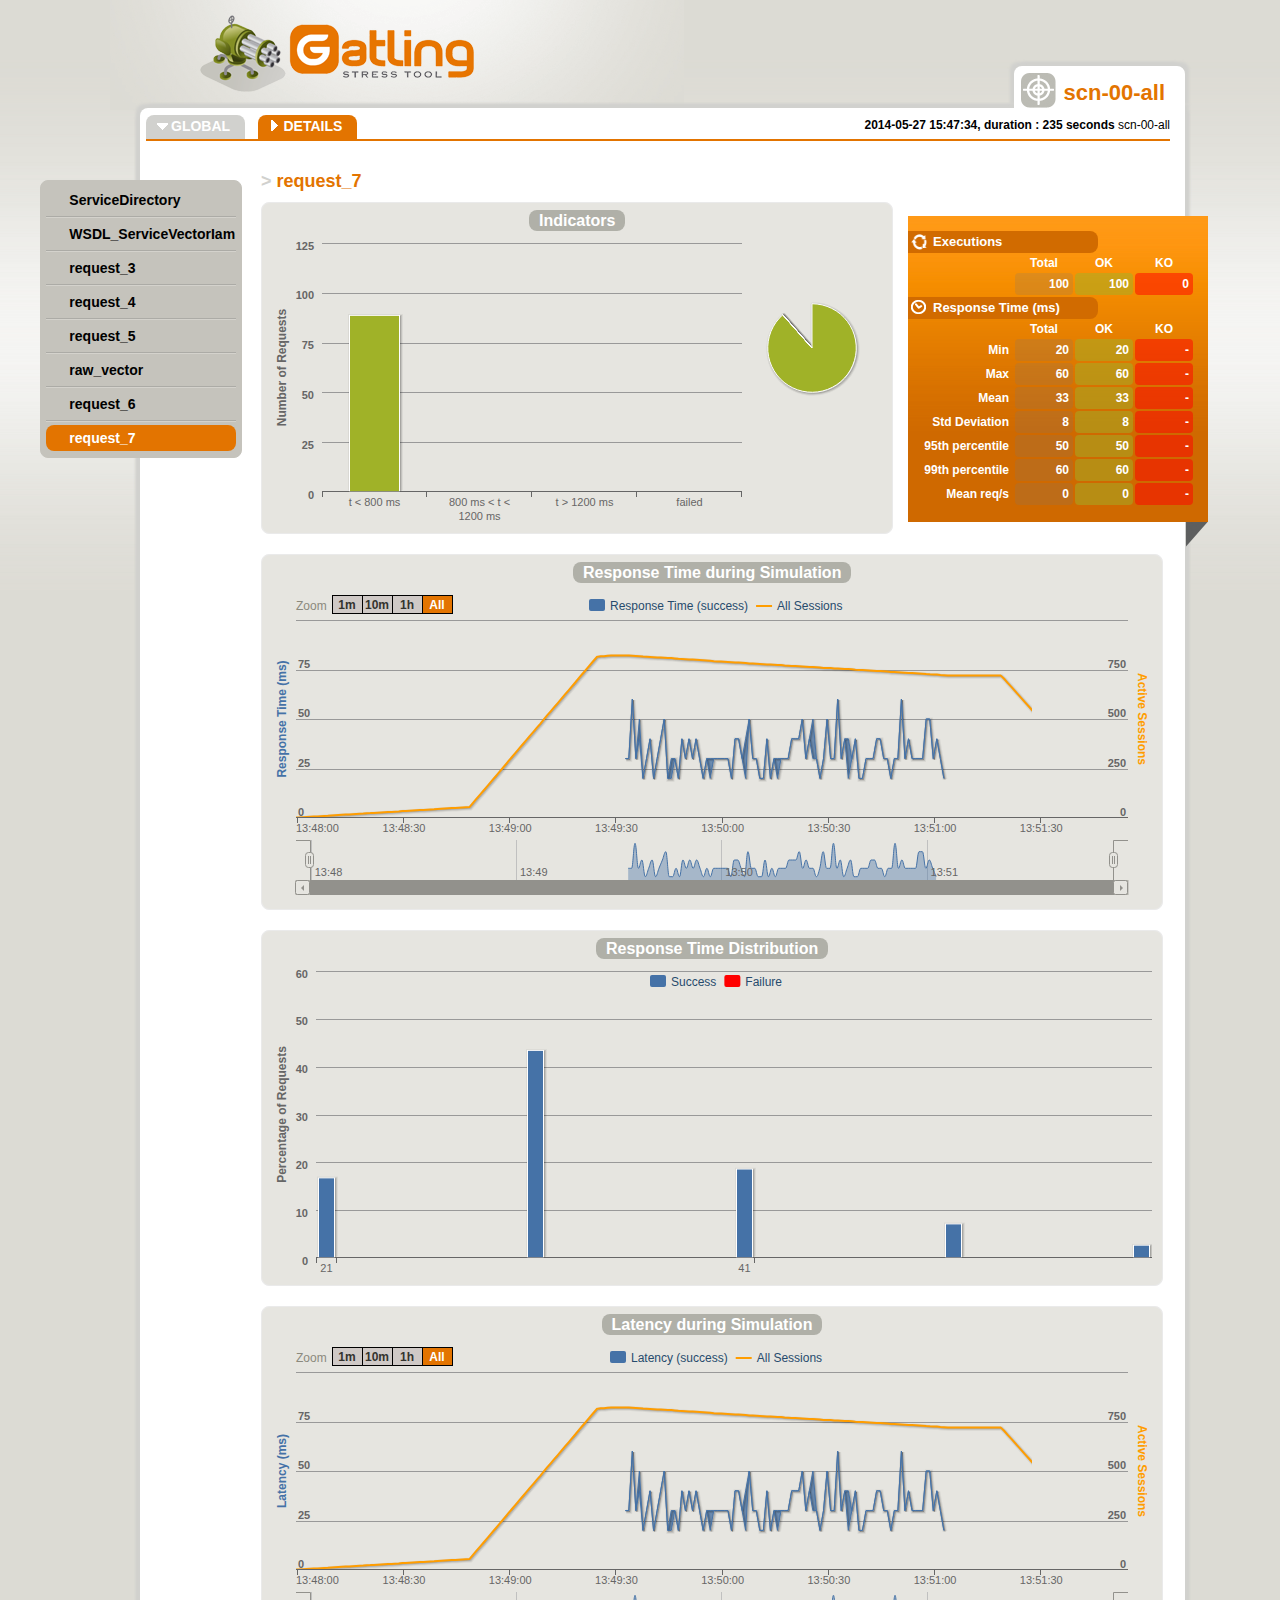
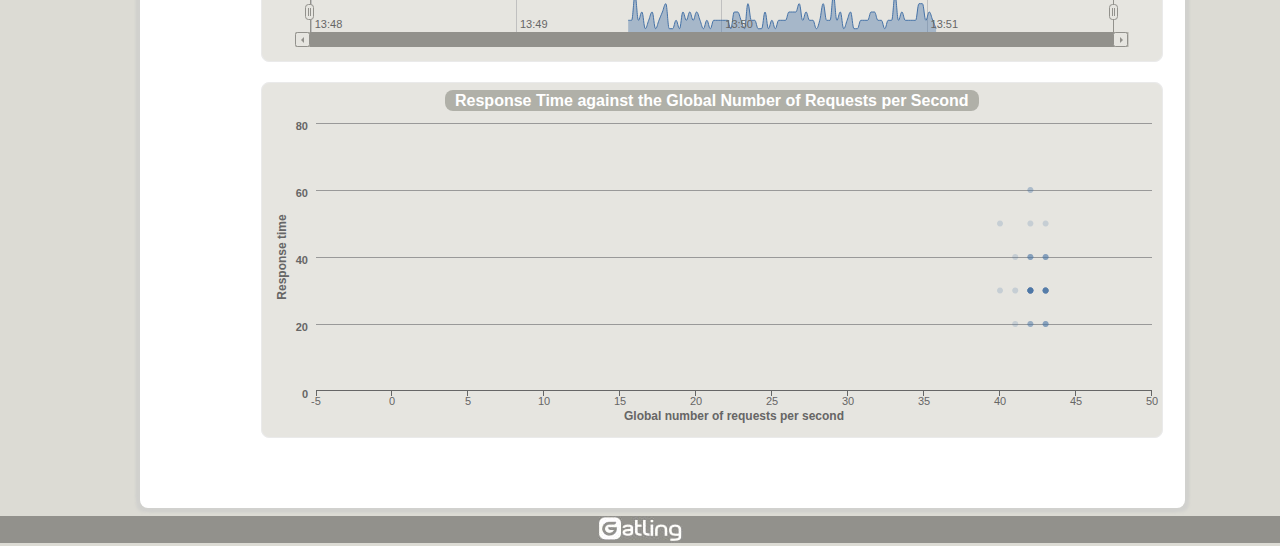
<file: iam-load-gatling/src/results/req_request-7-f222f67b6eaeefa6fd794f5864b52d5a.html>
<!DOCTYPE html>
<html>
<head>
<meta charset="UTF-8">
<link rel="shortcut icon" type="image/x-icon" href="style/favicon.ico"/>
<link href="style/style.css" rel="stylesheet" type="text/css" />
<link href="style/bootstrap.min.css" rel="stylesheet" type="text/css" />
<title>Gatling Stats - request_7</title>
</head>
<body>
<div class="frise"></div>
<div class="container details">
    <div class="head">
        <a href="http://gatling-tool.org" target="blank_" title="Gatling Home Page"><img alt="Gatling" src="style/logo.png"/></a>
    </div>
    <div class="main">
        <div class="cadre">
                <div class="onglet">
                    <img src="style/cible.png" />
                    <p><span>scn-00-all</span></p>
                </div>
                <div class="content">
                    <div class="sous-menu">
                        <div class="item "><a href="index.html">GLOBAL</a></div>
                        <div class="item ouvert"><a id="details_link" href="#">DETAILS</a></div>
                        <p class="sim_desc" title="2014-05-27 15:47:34, duration : 235 seconds" data-content="scn-00-all">
                            <b>2014-05-27 15:47:34, duration : 235 seconds</b> scn-00-all</b>
                        </p>
                    </div>
                    <div class="content-in">
                        <h1><span>> </span>request_7</h1>
                        <div class="article">
                            
                        <div class="infos">
                            <div class="titre">STATISTICS</div>
                            <div class="infos-in">
                                <div class="repli"></div>                               
                                <div class="info">
                                    <h2 class="first">Executions</h2>
                                    <table>
                                        <thead>
                                            <tr><th></th><th>Total</th><th>OK</th><th>KO</th></tr>
                                        </thead>
                                        <tbody>
                                            <tr>
                                                <td class="title"></td>
                                                <td id="numberOfRequests" class="total"></td>
                                                <td id="numberOfRequestsOK" class="ok"></td>
                                                <td id="numberOfRequestsKO" class="ko"></td>
                                            </tr>
                                        </tbody>
                                    </table>
                                    <h2 class="second">Response Time (ms)</h2>
                                    <table>
                                        <thead>
                                            <tr>
                                                <th></th>
                                                <th>Total</th>
                                                <th>OK</th>
                                                <th>KO</th>
                                            </tr>
                                        </thead>
                                        <tbody>
                                            <tr>
                                                <td class="title">Min</td>
                                                <td id="minResponseTime" class="total"></td>
                                                <td id="minResponseTimeOK" class="ok"></td>
                                                <td id="minResponseTimeKO" class="ko"></td>
                                            </tr>
                                            <tr>
                                                <td class="title">Max</td>
                                                <td id="maxResponseTime" class="total"></td>
                                                <td id="maxResponseTimeOK" class="ok"></td>
                                                <td id="maxResponseTimeKO" class="ko"></td>
                                            </tr>
                                            <tr>
                                                <td class="title">Mean</td>
                                                <td id="meanResponseTime" class="total"></td>
                                                <td id="meanResponseTimeOK" class="ok"></td>
                                                <td id="meanResponseTimeKO" class="ko"></td>
                                            </tr>
                                            <tr>
                                                <td class="title">Std Deviation</td>
                                                <td id="standardDeviation" class="total"></td>
                                                <td id="standardDeviationOK" class="ok"></td>
                                                <td id="standardDeviationKO" class="ko"></td>
                                            </tr>
                                            <tr>
                                                <td class="title">95th percentile</td>
                                                <td id="percentiles1" class="total"></td>
                                                <td id="percentiles1OK" class="ok"></td>
                                                <td id="percentiles1KO" class="ko"></td>
                                            </tr>
                                            <tr>
                                                <td class="title">99th percentile</td>
                                                <td id="percentiles2" class="total"></td>
                                                <td id="percentiles2OK" class="ok"></td>
                                                <td id="percentiles2KO" class="ko"></td>
                                            </tr>
                                            <tr>
                                                <td class="title">Mean req/s</td>
                                                <td id="meanNumberOfRequestsPerSecond" class="total"></td>
                                                <td id="meanNumberOfRequestsPerSecondOK" class="ok"></td>
                                                <td id="meanNumberOfRequestsPerSecondKO" class="ko"></td>
                                            </tr>
                                        </tbody>
                                    </table>
                                </div>
                            </div>
                        </div>

                        <div class="schema demi">
                            <div id="container_indicators" class="demi"></div>
                        </div>

                        <div class="schema geant">
                            <div id="container" class="geant"></div>
                        </div>

                        <div class="schema geant">
                            <div id="container_distrib" class="geant"></div>
                        </div>

                        <div class="schema geant">
                            <div id="container_latency" class="geant"></div>
                        </div>

                        <div class="schema geant">
                            <div id="container_dispersion" class="geant"></div>
                        </div>

                        </div>
                    </div>
                </div>
        </div>
    </div>
    <div class="nav">
        <ul></ul>
    </div>
</div>
<div class="foot">
    <a href="http://gatling-tool.org" title="Gatling Home Page"><img alt="Gatling" src="style/logo-gatling.jpg"/></a>
</div>
<script type="text/javascript" src="js/jquery.min.js"></script>
<script type="text/javascript" src="js/bootstrap.min.js"></script>
<script type="text/javascript" src="js/gatling.js"></script>
<script type="text/javascript" src="js/menu.js"></script>
<script type="text/javascript" src="js/all_sessions.js"></script>
<script type="text/javascript" src="js/stats.js"></script>
<script type="text/javascript" src="js/highstock.js"></script>
<script type="text/javascript" src="js/highcharts-more.js"></script>
<script type="text/javascript" src="js/theme.js"></script>
<script type="text/javascript">
    var pageStats = stats.contents['request-7-f222f67b6eaeefa6fd794f5864b52d5a'].stats;
    $(document).ready(function() {
        $('.sim_desc').popover({trigger:'hover', placement:'bottom'});
        setDetailsLinkUrl();
        setDetailsMenu();
        setActiveMenu();
        fillStats(pageStats);
        
Highcharts.setOptions({
    global: {
        useUTC: false
    }
});

var indicatorsChart = new Highcharts.Chart({
    chart: {
        renderTo: 'container_indicators',
        marginRight: 150
    },
    credits: {
        enabled: false
    },
    legend: {
        enabled: false
    },
    title: {
     text: 'A title to let highcharts reserve the place for the title set later'
    },
    xAxis: {
        categories: [pageStats.group1.name,pageStats.group2.name,pageStats.group3.name,pageStats.group4.name]
    },
    yAxis: {
        title: {
            text: 'Number of Requests'
        }
    },
    tooltip: {
        formatter: function() {
            var s;
            if (this.point.name) { // the pie chart
                s = ''+ this.point.name +': '+ this.y +' requests';
            } else {
                s = ''+ this.y + ' requests';
            }
            return s;
        }
    },
    plotOptions: {
        series: {
            stacking: 'normal',
            shadow: true
        }
    },
    series: [
        {
            type: 'column',
            color: '#A0B228',
            data: [pageStats.group1.count,0,0,0],
            tooltip: { yDecimals: 0, ySuffix: 'ms' }
        },
        {
            type: 'column',
            color: '#FFDD00',
            data: [0,pageStats.group2.count,0,0],
            tooltip: { yDecimals: 0, ySuffix: 'ms' }
        },
        {
            type: 'column',
            color: '#FF9D00',
            data: [0,0,pageStats.group3.count,0],
            tooltip: { yDecimals: 0, ySuffix: 'ms' }
        },
        {
            type: 'column',
            color: '#FF0000',
            data: [0,0,0,pageStats.group4.count],
            tooltip: { yDecimals: 0, ySuffix: 'ms' }
        },
        {
            type: 'pie',
            name: 'Percentages',
            data: [
                {
                    name: pageStats.group1.name,
                    y: pageStats.group1.percentage,
                    color: '#A0B228'
                },
                {
                    name: pageStats.group2.name,
                    y: pageStats.group2.percentage,
                    color: '#FFDD00'
                },
                {
                    name: pageStats.group3.name,
                    y: pageStats.group3.percentage,
                    color: '#FF9D00'
                },
                {
                    name: pageStats.group4.name,
                    y: pageStats.group4.percentage,
                    color: '#FF0000'
                }
            ],
            center: [470, 85],
            size: 100,
            showInLegend: false,
            dataLabels: { enabled: false }
        }
    ]
});

indicatorsChart.setTitle({
    text: '<span class="chart_title">Indicators</span>',
    useHTML: true
});

var responseTimeChart = new Highcharts.StockChart({
    chart: {
        renderTo: 'container',
        zoomType: 'x'
    },
    credits: {
        enabled: false
    },
    legend: {
        enabled: true,
        floating: true,
        y: -285,
        borderWidth: 0
    },
    title: {
        text: 'A title to let highcharts reserve the place for the title set later'
    },
    rangeSelector: {
        buttons : [{
        type : 'minute',
        count : 1,
        text : '1m'
    }, {
        type : 'minute',
        count : 10,
        text : '10m'
    }, {
        type : 'hour',
        count : 1,
        text : '1h'
    }, {
        type : 'all',
        count : 1,
        text : 'All'
    }],
    selected : 3,
    inputEnabled : false
    },
    xAxis: {
        type: 'datetime',
        ordinal: false,
        maxZoom: 10000 // three days
    },
    yAxis:[
    {
        min: 0,
        title: {
            text: 'Response Time (ms)',
            style: {
                color: '#4572A7'
            }
        }
    }, {
        min: 0,
        title: {
            text: 'Active Sessions',
            style: {
                color: '#FF9D00'
            }
        },
        opposite: true
    }],
    plotOptions: {
        arearange: {
            lineWidth: 1
        },
        series: {
            shadow: true
        }
    },
    series: [
    {
color: '#4572A7'
, pointInterval: 1000
, name: 'Response Time (success)'
, data: [
[1401198572492,30,30],[1401198573492,30,30],[1401198574492,60,60],[1401198575492,30,30],[1401198576492,40,50],[1401198577492,20,20],[1401198578492,30,30],[1401198579492,40,40],[1401198580492,20,20],[1401198581492,30,30],[1401198582492,40,40],[1401198583492,50,50],[1401198584492,20,20],[1401198585492,20,30],[1401198586492,30,30],[1401198587492,20,20],[1401198588492,40,40],[1401198589492,30,30],[1401198590492,40,40],[1401198591492,30,30],[1401198592492,40,40],[1401198593492,30,30],[1401198594492,20,20],[1401198595492,30,30],[1401198596492,20,30],[1401198597492,30,30],[1401198598492,30,30],[1401198599492,30,30],[1401198600492,30,30],[1401198601492,30,30],[1401198602492,20,20],[1401198603492,40,40],[1401198604492,40,40],[1401198605492,30,30],[1401198606492,20,40],[1401198607492,50,50],[1401198608492,30,30],[1401198609492,30,30],[1401198610492,20,20],[1401198611492,20,20],[1401198612492,40,40],[1401198613492,20,20],[1401198614492,30,30],[1401198615492,20,30],[1401198616492,30,30],[1401198617492,30,30],[1401198618492,30,30],[1401198619492,40,40],[1401198620492,40,40],[1401198621492,40,40],[1401198622492,50,50],[1401198623492,30,30],[1401198624492,40,40],[1401198625492,30,50],[1401198626492,30,30],[1401198627492,20,20],[1401198628492,30,30],[1401198629492,50,50],[1401198630492,30,30],[1401198631492,30,30],[1401198632492,60,60],[1401198633492,30,30],[1401198634492,40,40],[1401198635492,20,40],[1401198636492,30,30],[1401198637492,40,40],[1401198638492,20,20],[1401198639492,20,20],[1401198640492,30,30],[1401198641492,30,30],[1401198642492,30,30],[1401198643492,40,40],[1401198644492,40,40],[1401198645492,30,30],[1401198646492,30,30],[1401198647492,20,20],[1401198648492,30,30],[1401198649492,30,30],[1401198650492,60,60],[1401198651492,30,30],[1401198652492,40,40],[1401198653492,30,30],[1401198654492,30,30],[1401198655492,30,30],[1401198656492,30,30],[1401198657492,50,50],[1401198658492,50,50],[1401198659492,30,30],[1401198660492,40,40],[1401198661492,30,30],[1401198662492,20,20]
]
, type: 'arearange'
, tooltip: { yDecimals: 0, ySuffix: 'ms' }
, yAxis: 0

},
    
    allSessionsData
    ]
});

responseTimeChart.setTitle({
    text: '<span class="chart_title chart_title_">Response Time during Simulation</span>',
    useHTML: true
});

var responseTimeDistributionChart = new Highcharts.Chart({
    chart: {
        renderTo: 'container_distrib',
        type: 'column'
    },
    credits: {
        enabled: false
    },
    legend: {
        enabled: true,
        floating: true,
        y: -285,
        borderWidth: 0
    },
    title: {
        text: 'A title to let highcharts reserve the place for the title set later'
    },
    xAxis: {
        categories: ['21', '22', '23', '24', '25', '26', '27', '28', '29', '30', '31', '32', '33', '34', '35', '36', '37', '38', '39', '40', '41', '42', '43', '44', '45', '46', '47', '48', '49', '50', '51', '52', '53', '54', '55', '56', '57', '58', '59', '60'],
        tickInterval: 20
    },
    yAxis: {
        min: 0,
        title: {
            text: 'Percentage of Requests'
        }
    },
    tooltip: {
        formatter: function() {
            return '<b>'+ this.x +' ms</b><br/>'+
            this.series.name +': '+ this.y +' %<br/>'+
            'Total: '+ this.point.stackTotal + ' %';
        }
    },
    plotOptions: {
        series: {
            groupPadding: 0,
            stacking: 'normal',
            shadow: true
        }
    },
    series: [
    	{
type: 'column'
, color: '#4572A7'
, name: 'Success'
, data: [
19,0,0,0,0,0,0,0,0,0,49,0,0,0,0,0,0,0,0,0,21,0,0,0,0,0,0,0,0,0,8,0,0,0,0,0,0,0,0,3
]
, tooltip: { yDecimals: 0, ySuffix: 'ms' }
},
    	{
type: 'column'
, color: '#FF0000'
, name: 'Failure'
, data: [
0,0,0,0,0,0,0,0,0,0,0,0,0,0,0,0,0,0,0,0,0,0,0,0,0,0,0,0,0,0,0,0,0,0,0,0,0,0,0,0
]
, tooltip: { yDecimals: 0, ySuffix: 'ms' }
}
    ]
});

responseTimeDistributionChart.setTitle({
    text: '<span class="chart_title">Response Time Distribution</span>',
    useHTML: true
});

var latencyChart = new Highcharts.StockChart({
    chart: {
        renderTo: 'container_latency',
        zoomType: 'x'
    },
    credits: {
        enabled: false
    },
    legend: {
        enabled: true,
        floating: true,
        y: -285,
        borderWidth: 0
    },
    title: {
        text: 'A title to let highcharts reserve the place for the title set later'
    },
    rangeSelector: {
        buttons : [{
        type : 'minute',
        count : 1,
        text : '1m'
    }, {
        type : 'minute',
        count : 10,
        text : '10m'
    }, {
        type : 'hour',
        count : 1,
        text : '1h'
    }, {
        type : 'all',
        count : 1,
        text : 'All'
    }],
    selected : 3,
    inputEnabled : false
    },
    xAxis: {
        type: 'datetime',
        ordinal: false,
        maxZoom: 10000 // three days
    },
    yAxis:[
    {
        min: 0,
        title: {
            text: 'Latency (ms)',
            style: {
                color: '#4572A7'
            }
        }
    }, {
        min: 0,
        title: {
            text: 'Active Sessions',
            style: {
                color: '#FF9D00'
            }
        },
        opposite: true
    }],
    plotOptions: {
        arearange: {
            lineWidth: 1
        },
        series: {
            shadow: true
        }
    },
    series: [
    {
color: '#4572A7'
, pointInterval: 1000
, name: 'Latency (success)'
, data: [
[1401198572492,30,30],[1401198573492,30,30],[1401198574492,60,60],[1401198575492,30,30],[1401198576492,40,50],[1401198577492,20,20],[1401198578492,30,30],[1401198579492,40,40],[1401198580492,20,20],[1401198581492,30,30],[1401198582492,40,40],[1401198583492,50,50],[1401198584492,20,20],[1401198585492,20,30],[1401198586492,30,30],[1401198587492,20,20],[1401198588492,40,40],[1401198589492,30,30],[1401198590492,40,40],[1401198591492,30,30],[1401198592492,40,40],[1401198593492,30,30],[1401198594492,20,20],[1401198595492,30,30],[1401198596492,20,30],[1401198597492,30,30],[1401198598492,30,30],[1401198599492,30,30],[1401198600492,30,30],[1401198601492,30,30],[1401198602492,20,20],[1401198603492,40,40],[1401198604492,40,40],[1401198605492,30,30],[1401198606492,20,40],[1401198607492,50,50],[1401198608492,30,30],[1401198609492,30,30],[1401198610492,20,20],[1401198611492,20,20],[1401198612492,40,40],[1401198613492,20,20],[1401198614492,30,30],[1401198615492,20,30],[1401198616492,30,30],[1401198617492,30,30],[1401198618492,30,30],[1401198619492,40,40],[1401198620492,40,40],[1401198621492,40,40],[1401198622492,50,50],[1401198623492,30,30],[1401198624492,40,40],[1401198625492,30,50],[1401198626492,30,30],[1401198627492,20,20],[1401198628492,30,30],[1401198629492,50,50],[1401198630492,30,30],[1401198631492,30,30],[1401198632492,60,60],[1401198633492,30,30],[1401198634492,40,40],[1401198635492,20,40],[1401198636492,30,30],[1401198637492,40,40],[1401198638492,20,20],[1401198639492,20,20],[1401198640492,30,30],[1401198641492,30,30],[1401198642492,30,30],[1401198643492,40,40],[1401198644492,40,40],[1401198645492,30,30],[1401198646492,30,30],[1401198647492,20,20],[1401198648492,30,30],[1401198649492,30,30],[1401198650492,60,60],[1401198651492,30,30],[1401198652492,40,40],[1401198653492,30,30],[1401198654492,30,30],[1401198655492,30,30],[1401198656492,30,30],[1401198657492,50,50],[1401198658492,50,50],[1401198659492,30,30],[1401198660492,40,40],[1401198661492,30,30],[1401198662492,20,20]
]
, type: 'arearange'
, tooltip: { yDecimals: 0, ySuffix: 'ms' }
, yAxis: 0

},
    
    allSessionsData
    ]
});

latencyChart.setTitle({
    text: '<span class="chart_title chart_title_">Latency during Simulation</span>',
    useHTML: true
});

var scatterChart = new Highcharts.Chart({
    chart: {
        renderTo: 'container_dispersion', 
        defaultSeriesType: 'scatter',
        zoomType: 'xy'
    },
    credits: {
        enabled: false
    },
    xAxis: {
        title: {
            enabled: true,
            text: 'Global number of requests per second'
        },
        startOnTick: true,
        endOnTick: true,
        showLastLabel: true
    },
    title: {
        text: 'A title to let highcharts reserve the place for the title set later'
    },
    yAxis: {
        min: 0,
        title: {
            text: 'Response time'
        }
    },
    tooltip: {
        formatter: function() {
                 return ''+
            this.y +' ms at ' + this.x + ' allreq/s';
        }
    },
    legend: {
        enabled: false
    },
    plotOptions: {
        scatter: {
            marker: {
            radius: 3,
            states: {
                hover: {
                    enabled: true,
                    lineColor: 'rgb(100,100,100)'
                }
            }
        },
        states: {
            hover: {
                marker: {
                   enabled: false
                }
            }
            }
        }
    },
    series: [
	    {
type: 'scatter'
, color: 'rgba(69, 114, 167, .2)'
, name: 'Successes'
, data: [
[40,30],[40,50],[41,20],[41,30],[41,40],[42,30],[42,20],[42,40],[42,40],[42,50],[42,30],[42,30],[42,30],[42,30],[42,30],[42,20],[42,40],[42,30],[42,30],[42,30],[42,30],[42,60],[42,30],[42,60],[42,40],[42,30],[42,30],[42,20],[43,40],[43,30],[43,40],[43,30],[43,30],[43,40],[43,20],[43,50],[43,20],[43,30],[43,30],[43,40],[43,30],[43,20],[43,20],[43,30],[43,30],[43,30],[43,30],[44,30],[44,50],[44,30],[44,30],[44,30],[44,30],[44,30],[44,40],[44,30],[44,40],[44,30],[44,40],[44,40],[44,30],[44,20],[44,40],[44,50],[44,40],[44,30],[44,40],[44,30],[44,20],[44,30],[45,30],[45,40],[45,30],[45,30],[45,30],[45,20],[45,40],[45,40],[45,30],[45,40],[45,30],[45,30],[46,20],[46,50],[46,50],[46,20],[46,60],[46,20],[46,30],[47,50],[47,30]
]},
	    {
type: 'scatter'
, color: 'rgba(255, 0, 0, .2)'
, name: 'Failures'
, data: [
[]
]}
	]
});

scatterChart.setTitle({
    text: '<span class="chart_title">Response Time against the Global Number of Requests per Second</span>',
    useHTML: true
});

    });
</script>
</body>
</html>
</file>
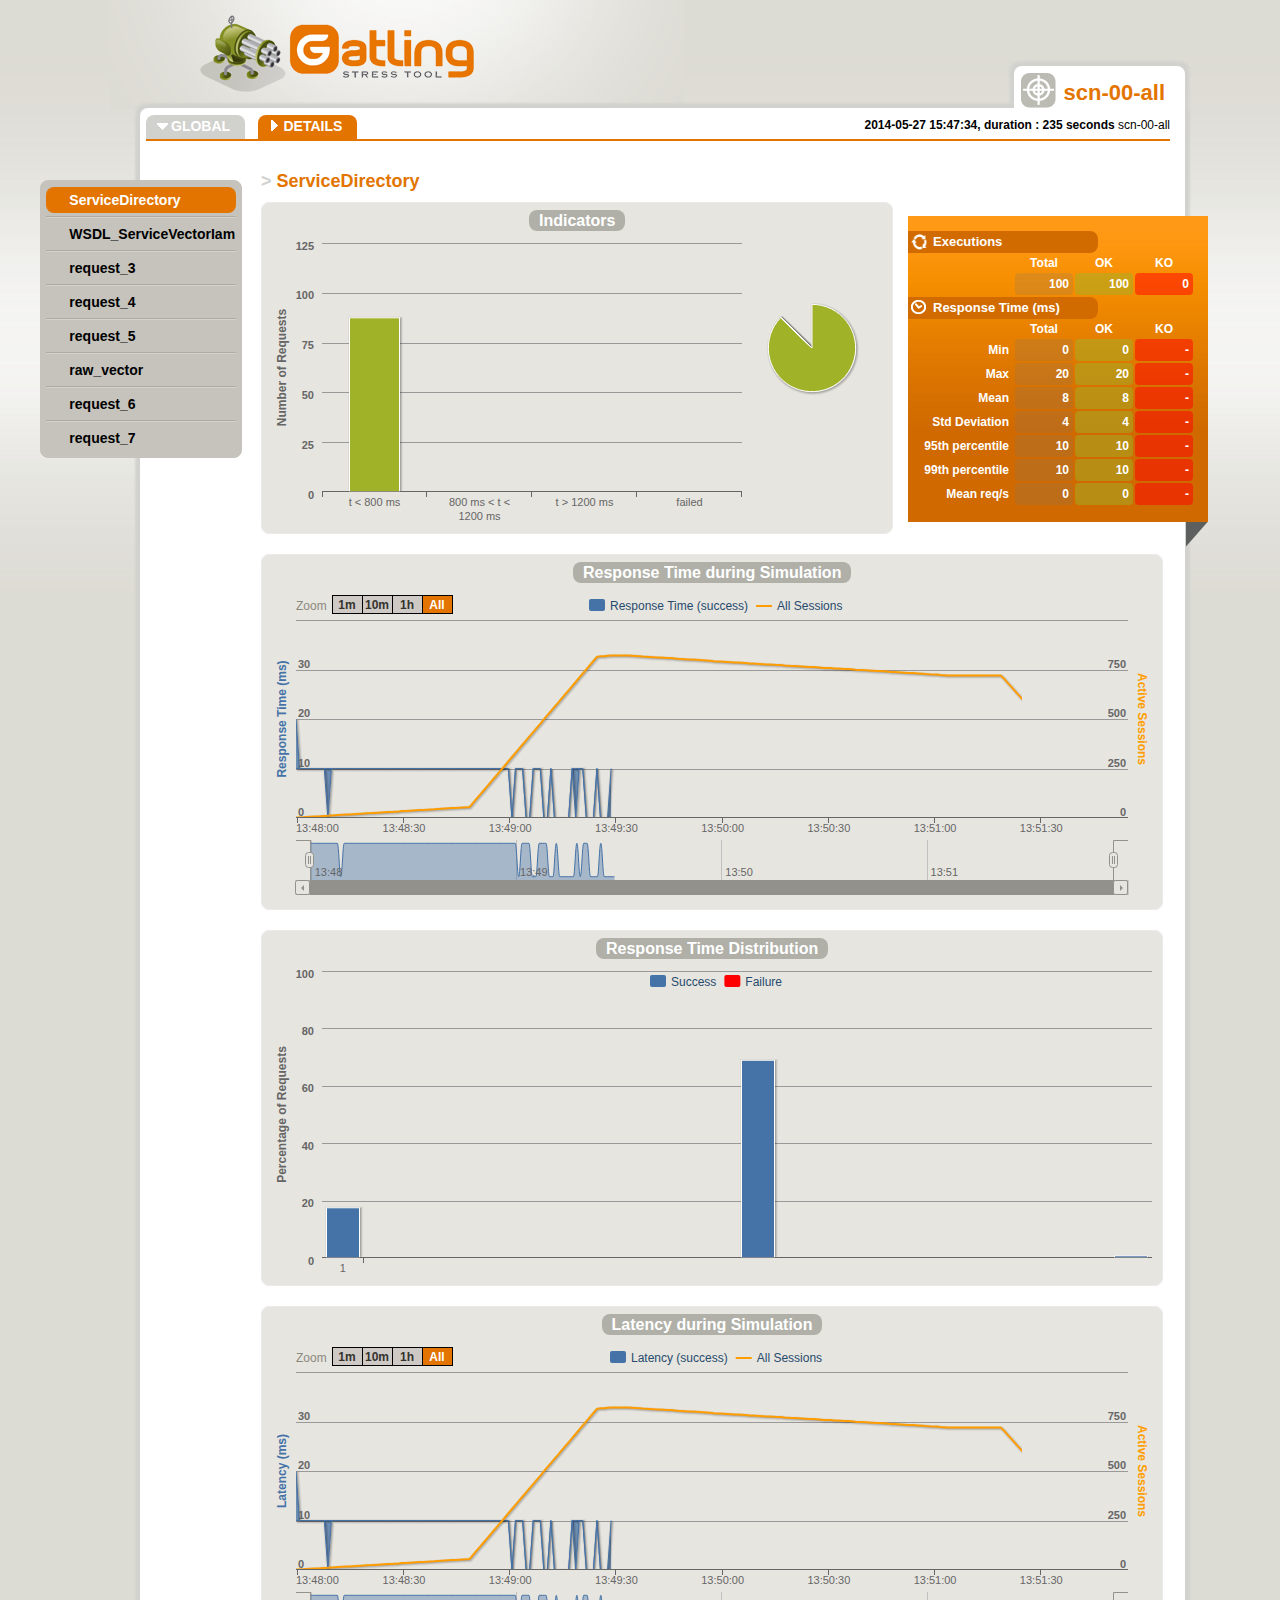
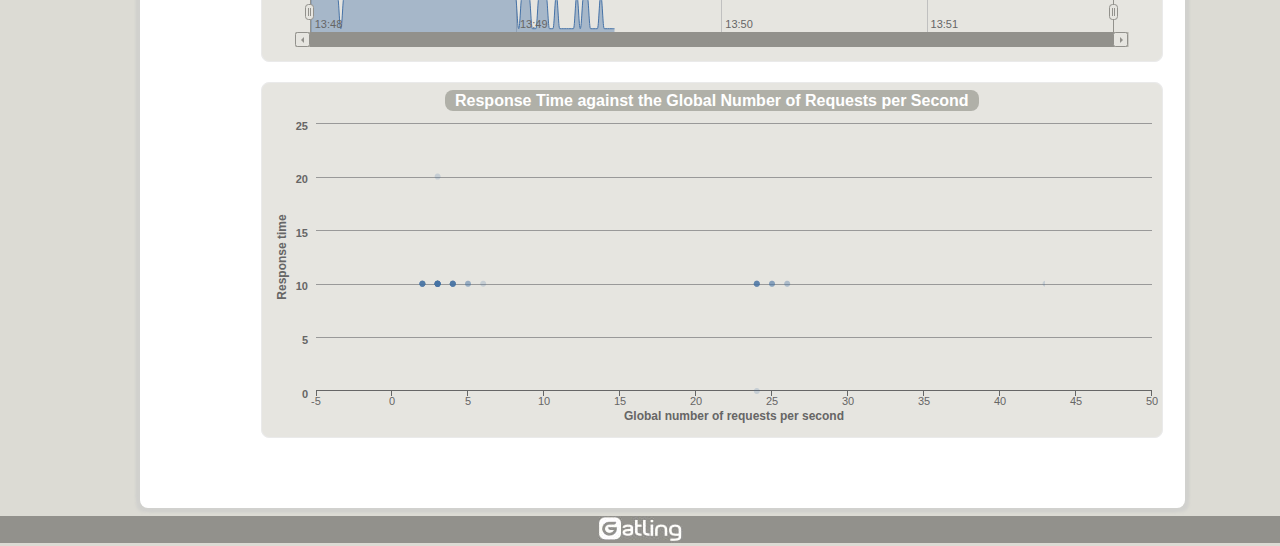
<file: iam-load-gatling/src/results/req_servicedirectory-77a45930732b791260f362a616bae59d.html>
<!DOCTYPE html>
<html>
<head>
<meta charset="UTF-8">
<link rel="shortcut icon" type="image/x-icon" href="style/favicon.ico"/>
<link href="style/style.css" rel="stylesheet" type="text/css" />
<link href="style/bootstrap.min.css" rel="stylesheet" type="text/css" />
<title>Gatling Stats - ServiceDirectory</title>
</head>
<body>
<div class="frise"></div>
<div class="container details">
    <div class="head">
        <a href="http://gatling-tool.org" target="blank_" title="Gatling Home Page"><img alt="Gatling" src="style/logo.png"/></a>
    </div>
    <div class="main">
        <div class="cadre">
                <div class="onglet">
                    <img src="style/cible.png" />
                    <p><span>scn-00-all</span></p>
                </div>
                <div class="content">
                    <div class="sous-menu">
                        <div class="item "><a href="index.html">GLOBAL</a></div>
                        <div class="item ouvert"><a id="details_link" href="#">DETAILS</a></div>
                        <p class="sim_desc" title="2014-05-27 15:47:34, duration : 235 seconds" data-content="scn-00-all">
                            <b>2014-05-27 15:47:34, duration : 235 seconds</b> scn-00-all</b>
                        </p>
                    </div>
                    <div class="content-in">
                        <h1><span>> </span>ServiceDirectory</h1>
                        <div class="article">
                            
                        <div class="infos">
                            <div class="titre">STATISTICS</div>
                            <div class="infos-in">
                                <div class="repli"></div>                               
                                <div class="info">
                                    <h2 class="first">Executions</h2>
                                    <table>
                                        <thead>
                                            <tr><th></th><th>Total</th><th>OK</th><th>KO</th></tr>
                                        </thead>
                                        <tbody>
                                            <tr>
                                                <td class="title"></td>
                                                <td id="numberOfRequests" class="total"></td>
                                                <td id="numberOfRequestsOK" class="ok"></td>
                                                <td id="numberOfRequestsKO" class="ko"></td>
                                            </tr>
                                        </tbody>
                                    </table>
                                    <h2 class="second">Response Time (ms)</h2>
                                    <table>
                                        <thead>
                                            <tr>
                                                <th></th>
                                                <th>Total</th>
                                                <th>OK</th>
                                                <th>KO</th>
                                            </tr>
                                        </thead>
                                        <tbody>
                                            <tr>
                                                <td class="title">Min</td>
                                                <td id="minResponseTime" class="total"></td>
                                                <td id="minResponseTimeOK" class="ok"></td>
                                                <td id="minResponseTimeKO" class="ko"></td>
                                            </tr>
                                            <tr>
                                                <td class="title">Max</td>
                                                <td id="maxResponseTime" class="total"></td>
                                                <td id="maxResponseTimeOK" class="ok"></td>
                                                <td id="maxResponseTimeKO" class="ko"></td>
                                            </tr>
                                            <tr>
                                                <td class="title">Mean</td>
                                                <td id="meanResponseTime" class="total"></td>
                                                <td id="meanResponseTimeOK" class="ok"></td>
                                                <td id="meanResponseTimeKO" class="ko"></td>
                                            </tr>
                                            <tr>
                                                <td class="title">Std Deviation</td>
                                                <td id="standardDeviation" class="total"></td>
                                                <td id="standardDeviationOK" class="ok"></td>
                                                <td id="standardDeviationKO" class="ko"></td>
                                            </tr>
                                            <tr>
                                                <td class="title">95th percentile</td>
                                                <td id="percentiles1" class="total"></td>
                                                <td id="percentiles1OK" class="ok"></td>
                                                <td id="percentiles1KO" class="ko"></td>
                                            </tr>
                                            <tr>
                                                <td class="title">99th percentile</td>
                                                <td id="percentiles2" class="total"></td>
                                                <td id="percentiles2OK" class="ok"></td>
                                                <td id="percentiles2KO" class="ko"></td>
                                            </tr>
                                            <tr>
                                                <td class="title">Mean req/s</td>
                                                <td id="meanNumberOfRequestsPerSecond" class="total"></td>
                                                <td id="meanNumberOfRequestsPerSecondOK" class="ok"></td>
                                                <td id="meanNumberOfRequestsPerSecondKO" class="ko"></td>
                                            </tr>
                                        </tbody>
                                    </table>
                                </div>
                            </div>
                        </div>

                        <div class="schema demi">
                            <div id="container_indicators" class="demi"></div>
                        </div>

                        <div class="schema geant">
                            <div id="container" class="geant"></div>
                        </div>

                        <div class="schema geant">
                            <div id="container_distrib" class="geant"></div>
                        </div>

                        <div class="schema geant">
                            <div id="container_latency" class="geant"></div>
                        </div>

                        <div class="schema geant">
                            <div id="container_dispersion" class="geant"></div>
                        </div>

                        </div>
                    </div>
                </div>
        </div>
    </div>
    <div class="nav">
        <ul></ul>
    </div>
</div>
<div class="foot">
    <a href="http://gatling-tool.org" title="Gatling Home Page"><img alt="Gatling" src="style/logo-gatling.jpg"/></a>
</div>
<script type="text/javascript" src="js/jquery.min.js"></script>
<script type="text/javascript" src="js/bootstrap.min.js"></script>
<script type="text/javascript" src="js/gatling.js"></script>
<script type="text/javascript" src="js/menu.js"></script>
<script type="text/javascript" src="js/all_sessions.js"></script>
<script type="text/javascript" src="js/stats.js"></script>
<script type="text/javascript" src="js/highstock.js"></script>
<script type="text/javascript" src="js/highcharts-more.js"></script>
<script type="text/javascript" src="js/theme.js"></script>
<script type="text/javascript">
    var pageStats = stats.contents['servicedirectory-77a45930732b791260f362a616bae59d'].stats;
    $(document).ready(function() {
        $('.sim_desc').popover({trigger:'hover', placement:'bottom'});
        setDetailsLinkUrl();
        setDetailsMenu();
        setActiveMenu();
        fillStats(pageStats);
        
Highcharts.setOptions({
    global: {
        useUTC: false
    }
});

var indicatorsChart = new Highcharts.Chart({
    chart: {
        renderTo: 'container_indicators',
        marginRight: 150
    },
    credits: {
        enabled: false
    },
    legend: {
        enabled: false
    },
    title: {
     text: 'A title to let highcharts reserve the place for the title set later'
    },
    xAxis: {
        categories: [pageStats.group1.name,pageStats.group2.name,pageStats.group3.name,pageStats.group4.name]
    },
    yAxis: {
        title: {
            text: 'Number of Requests'
        }
    },
    tooltip: {
        formatter: function() {
            var s;
            if (this.point.name) { // the pie chart
                s = ''+ this.point.name +': '+ this.y +' requests';
            } else {
                s = ''+ this.y + ' requests';
            }
            return s;
        }
    },
    plotOptions: {
        series: {
            stacking: 'normal',
            shadow: true
        }
    },
    series: [
        {
            type: 'column',
            color: '#A0B228',
            data: [pageStats.group1.count,0,0,0],
            tooltip: { yDecimals: 0, ySuffix: 'ms' }
        },
        {
            type: 'column',
            color: '#FFDD00',
            data: [0,pageStats.group2.count,0,0],
            tooltip: { yDecimals: 0, ySuffix: 'ms' }
        },
        {
            type: 'column',
            color: '#FF9D00',
            data: [0,0,pageStats.group3.count,0],
            tooltip: { yDecimals: 0, ySuffix: 'ms' }
        },
        {
            type: 'column',
            color: '#FF0000',
            data: [0,0,0,pageStats.group4.count],
            tooltip: { yDecimals: 0, ySuffix: 'ms' }
        },
        {
            type: 'pie',
            name: 'Percentages',
            data: [
                {
                    name: pageStats.group1.name,
                    y: pageStats.group1.percentage,
                    color: '#A0B228'
                },
                {
                    name: pageStats.group2.name,
                    y: pageStats.group2.percentage,
                    color: '#FFDD00'
                },
                {
                    name: pageStats.group3.name,
                    y: pageStats.group3.percentage,
                    color: '#FF9D00'
                },
                {
                    name: pageStats.group4.name,
                    y: pageStats.group4.percentage,
                    color: '#FF0000'
                }
            ],
            center: [470, 85],
            size: 100,
            showInLegend: false,
            dataLabels: { enabled: false }
        }
    ]
});

indicatorsChart.setTitle({
    text: '<span class="chart_title">Indicators</span>',
    useHTML: true
});

var responseTimeChart = new Highcharts.StockChart({
    chart: {
        renderTo: 'container',
        zoomType: 'x'
    },
    credits: {
        enabled: false
    },
    legend: {
        enabled: true,
        floating: true,
        y: -285,
        borderWidth: 0
    },
    title: {
        text: 'A title to let highcharts reserve the place for the title set later'
    },
    rangeSelector: {
        buttons : [{
        type : 'minute',
        count : 1,
        text : '1m'
    }, {
        type : 'minute',
        count : 10,
        text : '10m'
    }, {
        type : 'hour',
        count : 1,
        text : '1h'
    }, {
        type : 'all',
        count : 1,
        text : 'All'
    }],
    selected : 3,
    inputEnabled : false
    },
    xAxis: {
        type: 'datetime',
        ordinal: false,
        maxZoom: 10000 // three days
    },
    yAxis:[
    {
        min: 0,
        title: {
            text: 'Response Time (ms)',
            style: {
                color: '#4572A7'
            }
        }
    }, {
        min: 0,
        title: {
            text: 'Active Sessions',
            style: {
                color: '#FF9D00'
            }
        },
        opposite: true
    }],
    plotOptions: {
        arearange: {
            lineWidth: 1
        },
        series: {
            shadow: true
        }
    },
    series: [
    {
color: '#4572A7'
, pointInterval: 1000
, name: 'Response Time (success)'
, data: [
[1401198479492,10,20],[1401198480492,10,10],[1401198481492,10,10],[1401198482492,10,10],[1401198483492,10,10],[1401198484492,10,10],[1401198485492,10,10],[1401198486492,10,10],[1401198487492,10,10],[1401198488492,0,10],[1401198489492,10,10],[1401198490492,10,10],[1401198491492,10,10],[1401198492492,10,10],[1401198493492,10,10],[1401198494492,10,10],[1401198495492,10,10],[1401198496492,10,10],[1401198497492,10,10],[1401198498492,10,10],[1401198499492,10,10],[1401198500492,10,10],[1401198501492,10,10],[1401198502492,10,10],[1401198503492,10,10],[1401198504492,10,10],[1401198505492,10,10],[1401198506492,10,10],[1401198507492,10,10],[1401198508492,10,10],[1401198509492,10,10],[1401198510492,10,10],[1401198511492,10,10],[1401198512492,10,10],[1401198513492,10,10],[1401198514492,10,10],[1401198515492,10,10],[1401198516492,10,10],[1401198517492,10,10],[1401198518492,10,10],[1401198519492,10,10],[1401198520492,10,10],[1401198521492,10,10],[1401198522492,10,10],[1401198523492,10,10],[1401198524492,10,10],[1401198525492,10,10],[1401198526492,10,10],[1401198527492,10,10],[1401198528492,10,10],[1401198529492,10,10],[1401198530492,10,10],[1401198531492,10,10],[1401198532492,10,10],[1401198533492,10,10],[1401198534492,10,10],[1401198535492,10,10],[1401198536492,10,10],[1401198537492,10,10],[1401198538492,10,10],[1401198539492,10,10],[1401198540492,0,0],[1401198541492,10,10],[1401198542492,10,10],[1401198543492,10,10],[1401198544492,0,0],[1401198545492,0,0],[1401198546492,10,10],[1401198547492,10,10],[1401198548492,10,10],[1401198549492,0,0],[1401198550492,0,0],[1401198551492,10,10],[1401198552492,0,0],[1401198553492,0,0],[1401198554492,0,0],[1401198555492,0,0],[1401198556492,0,0],[1401198557492,10,10],[1401198558492,0,10],[1401198559492,10,10],[1401198560492,10,10],[1401198561492,0,0],[1401198562492,0,0],[1401198563492,0,0],[1401198564492,10,10],[1401198565492,0,0],[1401198566492,0,0],[1401198567492,0,0],[1401198568492,0,10]
]
, type: 'arearange'
, tooltip: { yDecimals: 0, ySuffix: 'ms' }
, yAxis: 0

},
    
    allSessionsData
    ]
});

responseTimeChart.setTitle({
    text: '<span class="chart_title chart_title_">Response Time during Simulation</span>',
    useHTML: true
});

var responseTimeDistributionChart = new Highcharts.Chart({
    chart: {
        renderTo: 'container_distrib',
        type: 'column'
    },
    credits: {
        enabled: false
    },
    legend: {
        enabled: true,
        floating: true,
        y: -285,
        borderWidth: 0
    },
    title: {
        text: 'A title to let highcharts reserve the place for the title set later'
    },
    xAxis: {
        categories: ['1', '2', '3', '4', '5', '6', '7', '8', '9', '10', '11', '12', '13', '14', '15', '16', '17', '18', '19', '20'],
        tickInterval: 20
    },
    yAxis: {
        min: 0,
        title: {
            text: 'Percentage of Requests'
        }
    },
    tooltip: {
        formatter: function() {
            return '<b>'+ this.x +' ms</b><br/>'+
            this.series.name +': '+ this.y +' %<br/>'+
            'Total: '+ this.point.stackTotal + ' %';
        }
    },
    plotOptions: {
        series: {
            groupPadding: 0,
            stacking: 'normal',
            shadow: true
        }
    },
    series: [
    	{
type: 'column'
, color: '#4572A7'
, name: 'Success'
, data: [
20,0,0,0,0,0,0,0,0,0,79,0,0,0,0,0,0,0,0,1
]
, tooltip: { yDecimals: 0, ySuffix: 'ms' }
},
    	{
type: 'column'
, color: '#FF0000'
, name: 'Failure'
, data: [
0,0,0,0,0,0,0,0,0,0,0,0,0,0,0,0,0,0,0,0
]
, tooltip: { yDecimals: 0, ySuffix: 'ms' }
}
    ]
});

responseTimeDistributionChart.setTitle({
    text: '<span class="chart_title">Response Time Distribution</span>',
    useHTML: true
});

var latencyChart = new Highcharts.StockChart({
    chart: {
        renderTo: 'container_latency',
        zoomType: 'x'
    },
    credits: {
        enabled: false
    },
    legend: {
        enabled: true,
        floating: true,
        y: -285,
        borderWidth: 0
    },
    title: {
        text: 'A title to let highcharts reserve the place for the title set later'
    },
    rangeSelector: {
        buttons : [{
        type : 'minute',
        count : 1,
        text : '1m'
    }, {
        type : 'minute',
        count : 10,
        text : '10m'
    }, {
        type : 'hour',
        count : 1,
        text : '1h'
    }, {
        type : 'all',
        count : 1,
        text : 'All'
    }],
    selected : 3,
    inputEnabled : false
    },
    xAxis: {
        type: 'datetime',
        ordinal: false,
        maxZoom: 10000 // three days
    },
    yAxis:[
    {
        min: 0,
        title: {
            text: 'Latency (ms)',
            style: {
                color: '#4572A7'
            }
        }
    }, {
        min: 0,
        title: {
            text: 'Active Sessions',
            style: {
                color: '#FF9D00'
            }
        },
        opposite: true
    }],
    plotOptions: {
        arearange: {
            lineWidth: 1
        },
        series: {
            shadow: true
        }
    },
    series: [
    {
color: '#4572A7'
, pointInterval: 1000
, name: 'Latency (success)'
, data: [
[1401198479492,10,20],[1401198480492,10,10],[1401198481492,10,10],[1401198482492,10,10],[1401198483492,10,10],[1401198484492,10,10],[1401198485492,10,10],[1401198486492,10,10],[1401198487492,10,10],[1401198488492,0,10],[1401198489492,10,10],[1401198490492,10,10],[1401198491492,10,10],[1401198492492,10,10],[1401198493492,10,10],[1401198494492,10,10],[1401198495492,10,10],[1401198496492,10,10],[1401198497492,10,10],[1401198498492,10,10],[1401198499492,10,10],[1401198500492,10,10],[1401198501492,10,10],[1401198502492,10,10],[1401198503492,10,10],[1401198504492,10,10],[1401198505492,10,10],[1401198506492,10,10],[1401198507492,10,10],[1401198508492,10,10],[1401198509492,10,10],[1401198510492,10,10],[1401198511492,10,10],[1401198512492,10,10],[1401198513492,10,10],[1401198514492,10,10],[1401198515492,10,10],[1401198516492,10,10],[1401198517492,10,10],[1401198518492,10,10],[1401198519492,10,10],[1401198520492,10,10],[1401198521492,10,10],[1401198522492,10,10],[1401198523492,10,10],[1401198524492,10,10],[1401198525492,10,10],[1401198526492,10,10],[1401198527492,10,10],[1401198528492,10,10],[1401198529492,10,10],[1401198530492,10,10],[1401198531492,10,10],[1401198532492,10,10],[1401198533492,10,10],[1401198534492,10,10],[1401198535492,10,10],[1401198536492,10,10],[1401198537492,10,10],[1401198538492,10,10],[1401198539492,10,10],[1401198540492,0,0],[1401198541492,10,10],[1401198542492,10,10],[1401198543492,10,10],[1401198544492,0,0],[1401198545492,0,0],[1401198546492,10,10],[1401198547492,10,10],[1401198548492,10,10],[1401198549492,0,0],[1401198550492,0,0],[1401198551492,10,10],[1401198552492,0,0],[1401198553492,0,0],[1401198554492,0,0],[1401198555492,0,0],[1401198556492,0,0],[1401198557492,10,10],[1401198558492,0,10],[1401198559492,10,10],[1401198560492,10,10],[1401198561492,0,0],[1401198562492,0,0],[1401198563492,0,0],[1401198564492,10,10],[1401198565492,0,0],[1401198566492,0,0],[1401198567492,0,0],[1401198568492,0,10]
]
, type: 'arearange'
, tooltip: { yDecimals: 0, ySuffix: 'ms' }
, yAxis: 0

},
    
    allSessionsData
    ]
});

latencyChart.setTitle({
    text: '<span class="chart_title chart_title_">Latency during Simulation</span>',
    useHTML: true
});

var scatterChart = new Highcharts.Chart({
    chart: {
        renderTo: 'container_dispersion', 
        defaultSeriesType: 'scatter',
        zoomType: 'xy'
    },
    credits: {
        enabled: false
    },
    xAxis: {
        title: {
            enabled: true,
            text: 'Global number of requests per second'
        },
        startOnTick: true,
        endOnTick: true,
        showLastLabel: true
    },
    title: {
        text: 'A title to let highcharts reserve the place for the title set later'
    },
    yAxis: {
        min: 0,
        title: {
            text: 'Response time'
        }
    },
    tooltip: {
        formatter: function() {
                 return ''+
            this.y +' ms at ' + this.x + ' allreq/s';
        }
    },
    legend: {
        enabled: false
    },
    plotOptions: {
        scatter: {
            marker: {
            radius: 3,
            states: {
                hover: {
                    enabled: true,
                    lineColor: 'rgb(100,100,100)'
                }
            }
        },
        states: {
            hover: {
                marker: {
                   enabled: false
                }
            }
            }
        }
    },
    series: [
	    {
type: 'scatter'
, color: 'rgba(69, 114, 167, .2)'
, name: 'Successes'
, data: [
[2,10],[2,10],[2,10],[2,10],[2,10],[2,10],[2,10],[2,10],[2,10],[2,10],[2,10],[3,10],[3,10],[3,10],[3,10],[3,10],[3,10],[3,10],[3,10],[3,10],[3,10],[3,10],[3,10],[3,10],[3,10],[3,10],[3,10],[3,10],[3,20],[3,10],[3,10],[3,10],[3,10],[3,10],[4,10],[4,10],[4,10],[4,10],[4,10],[4,10],[4,10],[4,10],[4,10],[4,10],[4,10],[4,10],[5,10],[5,10],[5,10],[6,10],[24,10],[24,10],[24,0],[24,10],[24,10],[24,10],[24,10],[24,10],[24,10],[25,10],[25,10],[25,10],[25,10],[26,10],[26,10],[43,10],[45,0],[45,10],[45,0],[45,10],[45,10],[45,10],[45,0],[45,0],[45,0],[45,10],[45,10],[46,0],[46,0],[46,0],[46,0],[46,10],[46,0],[46,0],[46,10],[46,0],[47,0],[47,0],[47,10],[47,0]
]},
	    {
type: 'scatter'
, color: 'rgba(255, 0, 0, .2)'
, name: 'Failures'
, data: [
[]
]}
	]
});

scatterChart.setTitle({
    text: '<span class="chart_title">Response Time against the Global Number of Requests per Second</span>',
    useHTML: true
});

    });
</script>
</body>
</html>
</file>
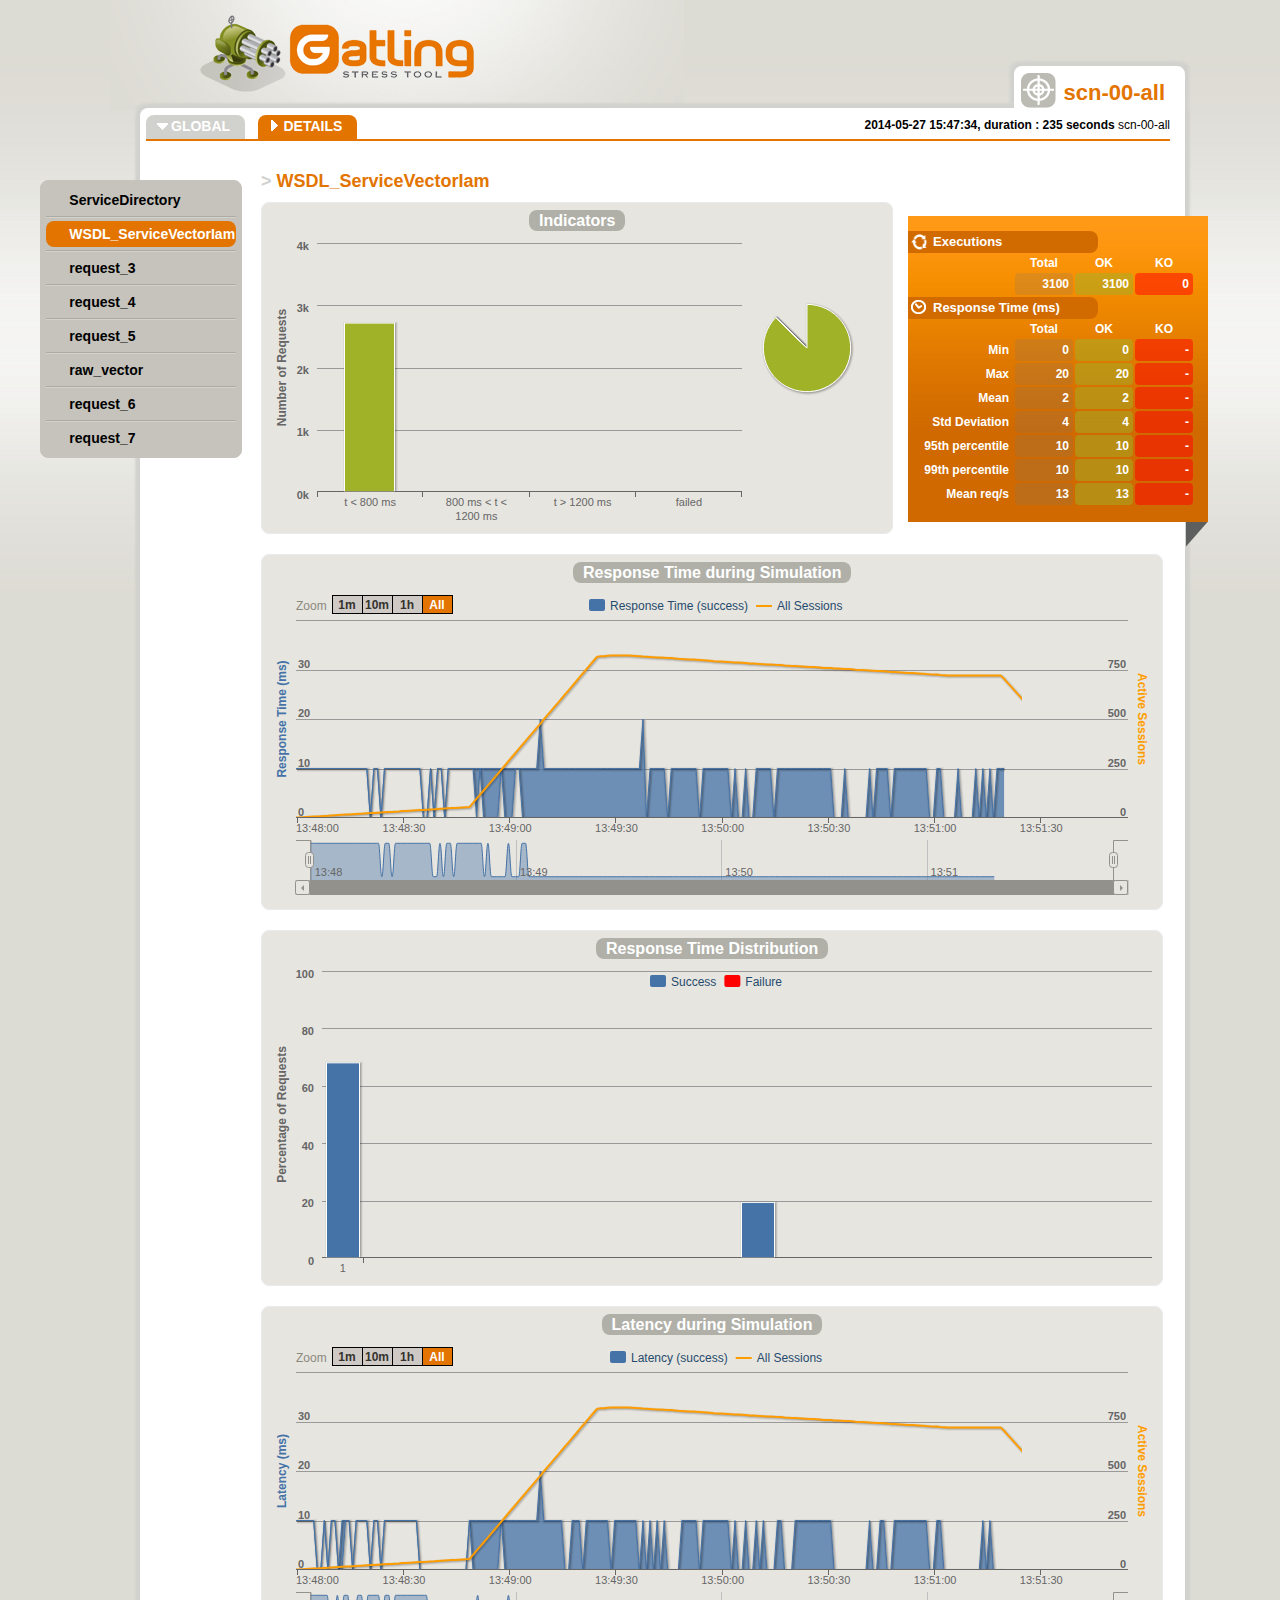
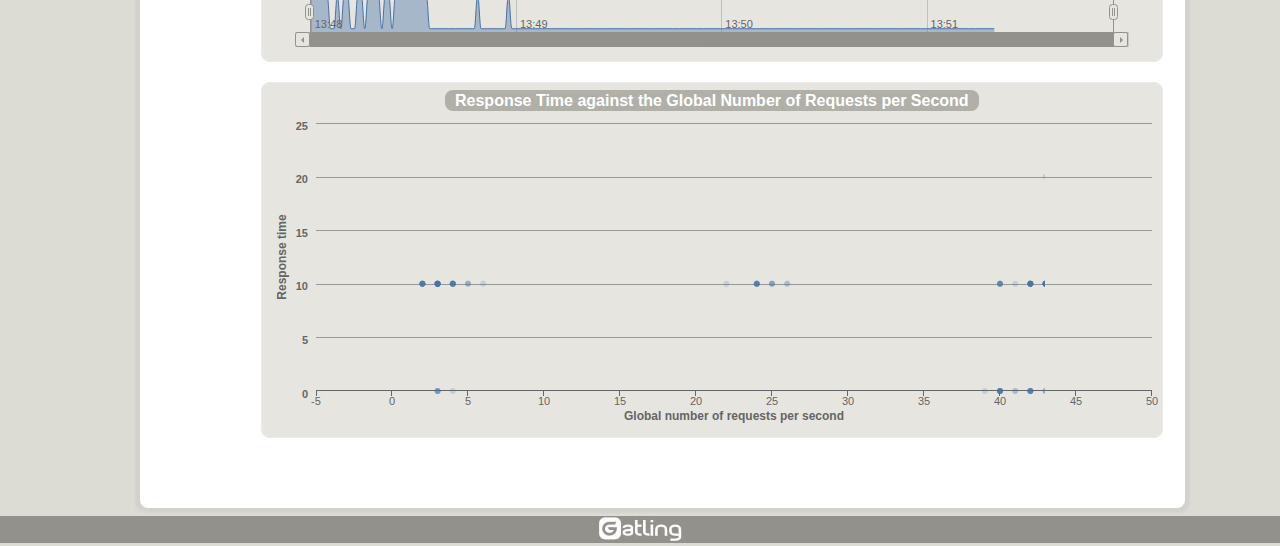
<file: iam-load-gatling/src/results/req_wsdl-servicevectoriam-028ae726cbf396d59e146beb194844f2.html>
<!DOCTYPE html>
<html>
<head>
<meta charset="UTF-8">
<link rel="shortcut icon" type="image/x-icon" href="style/favicon.ico"/>
<link href="style/style.css" rel="stylesheet" type="text/css" />
<link href="style/bootstrap.min.css" rel="stylesheet" type="text/css" />
<title>Gatling Stats - WSDL_ServiceVectorIam</title>
</head>
<body>
<div class="frise"></div>
<div class="container details">
    <div class="head">
        <a href="http://gatling-tool.org" target="blank_" title="Gatling Home Page"><img alt="Gatling" src="style/logo.png"/></a>
    </div>
    <div class="main">
        <div class="cadre">
                <div class="onglet">
                    <img src="style/cible.png" />
                    <p><span>scn-00-all</span></p>
                </div>
                <div class="content">
                    <div class="sous-menu">
                        <div class="item "><a href="index.html">GLOBAL</a></div>
                        <div class="item ouvert"><a id="details_link" href="#">DETAILS</a></div>
                        <p class="sim_desc" title="2014-05-27 15:47:34, duration : 235 seconds" data-content="scn-00-all">
                            <b>2014-05-27 15:47:34, duration : 235 seconds</b> scn-00-all</b>
                        </p>
                    </div>
                    <div class="content-in">
                        <h1><span>> </span>WSDL_ServiceVectorIam</h1>
                        <div class="article">
                            
                        <div class="infos">
                            <div class="titre">STATISTICS</div>
                            <div class="infos-in">
                                <div class="repli"></div>                               
                                <div class="info">
                                    <h2 class="first">Executions</h2>
                                    <table>
                                        <thead>
                                            <tr><th></th><th>Total</th><th>OK</th><th>KO</th></tr>
                                        </thead>
                                        <tbody>
                                            <tr>
                                                <td class="title"></td>
                                                <td id="numberOfRequests" class="total"></td>
                                                <td id="numberOfRequestsOK" class="ok"></td>
                                                <td id="numberOfRequestsKO" class="ko"></td>
                                            </tr>
                                        </tbody>
                                    </table>
                                    <h2 class="second">Response Time (ms)</h2>
                                    <table>
                                        <thead>
                                            <tr>
                                                <th></th>
                                                <th>Total</th>
                                                <th>OK</th>
                                                <th>KO</th>
                                            </tr>
                                        </thead>
                                        <tbody>
                                            <tr>
                                                <td class="title">Min</td>
                                                <td id="minResponseTime" class="total"></td>
                                                <td id="minResponseTimeOK" class="ok"></td>
                                                <td id="minResponseTimeKO" class="ko"></td>
                                            </tr>
                                            <tr>
                                                <td class="title">Max</td>
                                                <td id="maxResponseTime" class="total"></td>
                                                <td id="maxResponseTimeOK" class="ok"></td>
                                                <td id="maxResponseTimeKO" class="ko"></td>
                                            </tr>
                                            <tr>
                                                <td class="title">Mean</td>
                                                <td id="meanResponseTime" class="total"></td>
                                                <td id="meanResponseTimeOK" class="ok"></td>
                                                <td id="meanResponseTimeKO" class="ko"></td>
                                            </tr>
                                            <tr>
                                                <td class="title">Std Deviation</td>
                                                <td id="standardDeviation" class="total"></td>
                                                <td id="standardDeviationOK" class="ok"></td>
                                                <td id="standardDeviationKO" class="ko"></td>
                                            </tr>
                                            <tr>
                                                <td class="title">95th percentile</td>
                                                <td id="percentiles1" class="total"></td>
                                                <td id="percentiles1OK" class="ok"></td>
                                                <td id="percentiles1KO" class="ko"></td>
                                            </tr>
                                            <tr>
                                                <td class="title">99th percentile</td>
                                                <td id="percentiles2" class="total"></td>
                                                <td id="percentiles2OK" class="ok"></td>
                                                <td id="percentiles2KO" class="ko"></td>
                                            </tr>
                                            <tr>
                                                <td class="title">Mean req/s</td>
                                                <td id="meanNumberOfRequestsPerSecond" class="total"></td>
                                                <td id="meanNumberOfRequestsPerSecondOK" class="ok"></td>
                                                <td id="meanNumberOfRequestsPerSecondKO" class="ko"></td>
                                            </tr>
                                        </tbody>
                                    </table>
                                </div>
                            </div>
                        </div>

                        <div class="schema demi">
                            <div id="container_indicators" class="demi"></div>
                        </div>

                        <div class="schema geant">
                            <div id="container" class="geant"></div>
                        </div>

                        <div class="schema geant">
                            <div id="container_distrib" class="geant"></div>
                        </div>

                        <div class="schema geant">
                            <div id="container_latency" class="geant"></div>
                        </div>

                        <div class="schema geant">
                            <div id="container_dispersion" class="geant"></div>
                        </div>

                        </div>
                    </div>
                </div>
        </div>
    </div>
    <div class="nav">
        <ul></ul>
    </div>
</div>
<div class="foot">
    <a href="http://gatling-tool.org" title="Gatling Home Page"><img alt="Gatling" src="style/logo-gatling.jpg"/></a>
</div>
<script type="text/javascript" src="js/jquery.min.js"></script>
<script type="text/javascript" src="js/bootstrap.min.js"></script>
<script type="text/javascript" src="js/gatling.js"></script>
<script type="text/javascript" src="js/menu.js"></script>
<script type="text/javascript" src="js/all_sessions.js"></script>
<script type="text/javascript" src="js/stats.js"></script>
<script type="text/javascript" src="js/highstock.js"></script>
<script type="text/javascript" src="js/highcharts-more.js"></script>
<script type="text/javascript" src="js/theme.js"></script>
<script type="text/javascript">
    var pageStats = stats.contents['wsdl-servicevectoriam-028ae726cbf396d59e146beb194844f2'].stats;
    $(document).ready(function() {
        $('.sim_desc').popover({trigger:'hover', placement:'bottom'});
        setDetailsLinkUrl();
        setDetailsMenu();
        setActiveMenu();
        fillStats(pageStats);
        
Highcharts.setOptions({
    global: {
        useUTC: false
    }
});

var indicatorsChart = new Highcharts.Chart({
    chart: {
        renderTo: 'container_indicators',
        marginRight: 150
    },
    credits: {
        enabled: false
    },
    legend: {
        enabled: false
    },
    title: {
     text: 'A title to let highcharts reserve the place for the title set later'
    },
    xAxis: {
        categories: [pageStats.group1.name,pageStats.group2.name,pageStats.group3.name,pageStats.group4.name]
    },
    yAxis: {
        title: {
            text: 'Number of Requests'
        }
    },
    tooltip: {
        formatter: function() {
            var s;
            if (this.point.name) { // the pie chart
                s = ''+ this.point.name +': '+ this.y +' requests';
            } else {
                s = ''+ this.y + ' requests';
            }
            return s;
        }
    },
    plotOptions: {
        series: {
            stacking: 'normal',
            shadow: true
        }
    },
    series: [
        {
            type: 'column',
            color: '#A0B228',
            data: [pageStats.group1.count,0,0,0],
            tooltip: { yDecimals: 0, ySuffix: 'ms' }
        },
        {
            type: 'column',
            color: '#FFDD00',
            data: [0,pageStats.group2.count,0,0],
            tooltip: { yDecimals: 0, ySuffix: 'ms' }
        },
        {
            type: 'column',
            color: '#FF9D00',
            data: [0,0,pageStats.group3.count,0],
            tooltip: { yDecimals: 0, ySuffix: 'ms' }
        },
        {
            type: 'column',
            color: '#FF0000',
            data: [0,0,0,pageStats.group4.count],
            tooltip: { yDecimals: 0, ySuffix: 'ms' }
        },
        {
            type: 'pie',
            name: 'Percentages',
            data: [
                {
                    name: pageStats.group1.name,
                    y: pageStats.group1.percentage,
                    color: '#A0B228'
                },
                {
                    name: pageStats.group2.name,
                    y: pageStats.group2.percentage,
                    color: '#FFDD00'
                },
                {
                    name: pageStats.group3.name,
                    y: pageStats.group3.percentage,
                    color: '#FF9D00'
                },
                {
                    name: pageStats.group4.name,
                    y: pageStats.group4.percentage,
                    color: '#FF0000'
                }
            ],
            center: [470, 85],
            size: 100,
            showInLegend: false,
            dataLabels: { enabled: false }
        }
    ]
});

indicatorsChart.setTitle({
    text: '<span class="chart_title">Indicators</span>',
    useHTML: true
});

var responseTimeChart = new Highcharts.StockChart({
    chart: {
        renderTo: 'container',
        zoomType: 'x'
    },
    credits: {
        enabled: false
    },
    legend: {
        enabled: true,
        floating: true,
        y: -285,
        borderWidth: 0
    },
    title: {
        text: 'A title to let highcharts reserve the place for the title set later'
    },
    rangeSelector: {
        buttons : [{
        type : 'minute',
        count : 1,
        text : '1m'
    }, {
        type : 'minute',
        count : 10,
        text : '10m'
    }, {
        type : 'hour',
        count : 1,
        text : '1h'
    }, {
        type : 'all',
        count : 1,
        text : 'All'
    }],
    selected : 3,
    inputEnabled : false
    },
    xAxis: {
        type: 'datetime',
        ordinal: false,
        maxZoom: 10000 // three days
    },
    yAxis:[
    {
        min: 0,
        title: {
            text: 'Response Time (ms)',
            style: {
                color: '#4572A7'
            }
        }
    }, {
        min: 0,
        title: {
            text: 'Active Sessions',
            style: {
                color: '#FF9D00'
            }
        },
        opposite: true
    }],
    plotOptions: {
        arearange: {
            lineWidth: 1
        },
        series: {
            shadow: true
        }
    },
    series: [
    {
color: '#4572A7'
, pointInterval: 1000
, name: 'Response Time (success)'
, data: [
[1401198479492,10,10],[1401198480492,10,10],[1401198481492,10,10],[1401198482492,10,10],[1401198483492,10,10],[1401198484492,10,10],[1401198485492,10,10],[1401198486492,10,10],[1401198487492,10,10],[1401198488492,10,10],[1401198489492,10,10],[1401198490492,10,10],[1401198491492,10,10],[1401198492492,10,10],[1401198493492,10,10],[1401198494492,10,10],[1401198495492,10,10],[1401198496492,10,10],[1401198497492,10,10],[1401198498492,10,10],[1401198499492,10,10],[1401198500492,0,0],[1401198501492,10,10],[1401198502492,10,10],[1401198503492,0,0],[1401198504492,10,10],[1401198505492,10,10],[1401198506492,10,10],[1401198507492,10,10],[1401198508492,10,10],[1401198509492,10,10],[1401198510492,10,10],[1401198511492,10,10],[1401198512492,10,10],[1401198513492,10,10],[1401198514492,10,10],[1401198515492,0,0],[1401198516492,0,0],[1401198517492,10,10],[1401198518492,0,0],[1401198519492,10,10],[1401198520492,10,10],[1401198521492,0,0],[1401198522492,10,10],[1401198523492,10,10],[1401198524492,10,10],[1401198525492,10,10],[1401198526492,10,10],[1401198527492,10,10],[1401198528492,10,10],[1401198529492,10,10],[1401198530492,0,10],[1401198531492,10,10],[1401198532492,0,10],[1401198533492,0,10],[1401198534492,0,10],[1401198535492,0,10],[1401198536492,0,10],[1401198537492,10,10],[1401198538492,0,10],[1401198539492,0,10],[1401198540492,0,10],[1401198541492,10,10],[1401198542492,10,10],[1401198543492,0,10],[1401198544492,0,10],[1401198545492,0,10],[1401198546492,0,10],[1401198547492,0,10],[1401198548492,0,20],[1401198549492,0,10],[1401198550492,0,10],[1401198551492,0,10],[1401198552492,0,10],[1401198553492,0,10],[1401198554492,0,10],[1401198555492,0,10],[1401198556492,0,10],[1401198557492,0,10],[1401198558492,0,10],[1401198559492,0,10],[1401198560492,0,10],[1401198561492,0,10],[1401198562492,0,10],[1401198563492,0,10],[1401198564492,0,10],[1401198565492,0,10],[1401198566492,0,10],[1401198567492,0,10],[1401198568492,0,10],[1401198569492,0,10],[1401198570492,0,10],[1401198571492,0,10],[1401198572492,0,10],[1401198573492,0,10],[1401198574492,0,10],[1401198575492,0,10],[1401198576492,0,10],[1401198577492,0,20],[1401198578492,0,0],[1401198579492,0,10],[1401198580492,0,10],[1401198581492,0,10],[1401198582492,0,10],[1401198583492,0,10],[1401198584492,0,0],[1401198585492,0,10],[1401198586492,0,10],[1401198587492,0,10],[1401198588492,0,10],[1401198589492,0,10],[1401198590492,0,10],[1401198591492,0,10],[1401198592492,0,10],[1401198593492,0,0],[1401198594492,0,10],[1401198595492,0,10],[1401198596492,0,10],[1401198597492,0,10],[1401198598492,0,10],[1401198599492,0,10],[1401198600492,0,10],[1401198601492,0,10],[1401198602492,0,0],[1401198603492,0,10],[1401198604492,0,0],[1401198605492,0,0],[1401198606492,0,10],[1401198607492,0,0],[1401198608492,0,0],[1401198609492,0,10],[1401198610492,0,10],[1401198611492,0,10],[1401198612492,0,10],[1401198613492,0,10],[1401198614492,0,0],[1401198615492,0,10],[1401198616492,0,10],[1401198617492,0,10],[1401198618492,0,10],[1401198619492,0,10],[1401198620492,0,10],[1401198621492,0,10],[1401198622492,0,10],[1401198623492,0,10],[1401198624492,0,10],[1401198625492,0,10],[1401198626492,0,10],[1401198627492,0,10],[1401198628492,0,10],[1401198629492,0,10],[1401198630492,0,10],[1401198631492,0,0],[1401198632492,0,0],[1401198633492,0,0],[1401198634492,0,10],[1401198635492,0,0],[1401198636492,0,0],[1401198637492,0,0],[1401198638492,0,0],[1401198639492,0,0],[1401198640492,0,0],[1401198641492,0,10],[1401198642492,0,0],[1401198643492,0,10],[1401198644492,0,10],[1401198645492,0,10],[1401198646492,0,10],[1401198647492,0,0],[1401198648492,0,10],[1401198649492,0,10],[1401198650492,0,10],[1401198651492,0,10],[1401198652492,0,10],[1401198653492,0,10],[1401198654492,0,10],[1401198655492,0,10],[1401198656492,0,10],[1401198657492,0,10],[1401198658492,0,0],[1401198659492,0,0],[1401198660492,0,10],[1401198661492,0,10],[1401198662492,0,0],[1401198663492,0,0],[1401198664492,0,0],[1401198665492,0,0],[1401198666492,0,10],[1401198667492,0,0],[1401198668492,0,0],[1401198669492,0,0],[1401198670492,0,0],[1401198671492,0,10],[1401198672492,0,0],[1401198673492,0,10],[1401198674492,0,0],[1401198675492,0,10],[1401198676492,0,0],[1401198677492,0,10],[1401198678492,0,10],[1401198679492,0,10]
]
, type: 'arearange'
, tooltip: { yDecimals: 0, ySuffix: 'ms' }
, yAxis: 0

},
    
    allSessionsData
    ]
});

responseTimeChart.setTitle({
    text: '<span class="chart_title chart_title_">Response Time during Simulation</span>',
    useHTML: true
});

var responseTimeDistributionChart = new Highcharts.Chart({
    chart: {
        renderTo: 'container_distrib',
        type: 'column'
    },
    credits: {
        enabled: false
    },
    legend: {
        enabled: true,
        floating: true,
        y: -285,
        borderWidth: 0
    },
    title: {
        text: 'A title to let highcharts reserve the place for the title set later'
    },
    xAxis: {
        categories: ['1', '2', '3', '4', '5', '6', '7', '8', '9', '10', '11', '12', '13', '14', '15', '16', '17', '18', '19', '20'],
        tickInterval: 20
    },
    yAxis: {
        min: 0,
        title: {
            text: 'Percentage of Requests'
        }
    },
    tooltip: {
        formatter: function() {
            return '<b>'+ this.x +' ms</b><br/>'+
            this.series.name +': '+ this.y +' %<br/>'+
            'Total: '+ this.point.stackTotal + ' %';
        }
    },
    plotOptions: {
        series: {
            groupPadding: 0,
            stacking: 'normal',
            shadow: true
        }
    },
    series: [
    	{
type: 'column'
, color: '#4572A7'
, name: 'Success'
, data: [
78,0,0,0,0,0,0,0,0,0,22,0,0,0,0,0,0,0,0,0
]
, tooltip: { yDecimals: 0, ySuffix: 'ms' }
},
    	{
type: 'column'
, color: '#FF0000'
, name: 'Failure'
, data: [
0,0,0,0,0,0,0,0,0,0,0,0,0,0,0,0,0,0,0,0
]
, tooltip: { yDecimals: 0, ySuffix: 'ms' }
}
    ]
});

responseTimeDistributionChart.setTitle({
    text: '<span class="chart_title">Response Time Distribution</span>',
    useHTML: true
});

var latencyChart = new Highcharts.StockChart({
    chart: {
        renderTo: 'container_latency',
        zoomType: 'x'
    },
    credits: {
        enabled: false
    },
    legend: {
        enabled: true,
        floating: true,
        y: -285,
        borderWidth: 0
    },
    title: {
        text: 'A title to let highcharts reserve the place for the title set later'
    },
    rangeSelector: {
        buttons : [{
        type : 'minute',
        count : 1,
        text : '1m'
    }, {
        type : 'minute',
        count : 10,
        text : '10m'
    }, {
        type : 'hour',
        count : 1,
        text : '1h'
    }, {
        type : 'all',
        count : 1,
        text : 'All'
    }],
    selected : 3,
    inputEnabled : false
    },
    xAxis: {
        type: 'datetime',
        ordinal: false,
        maxZoom: 10000 // three days
    },
    yAxis:[
    {
        min: 0,
        title: {
            text: 'Latency (ms)',
            style: {
                color: '#4572A7'
            }
        }
    }, {
        min: 0,
        title: {
            text: 'Active Sessions',
            style: {
                color: '#FF9D00'
            }
        },
        opposite: true
    }],
    plotOptions: {
        arearange: {
            lineWidth: 1
        },
        series: {
            shadow: true
        }
    },
    series: [
    {
color: '#4572A7'
, pointInterval: 1000
, name: 'Latency (success)'
, data: [
[1401198479492,10,10],[1401198480492,10,10],[1401198481492,10,10],[1401198482492,10,10],[1401198483492,10,10],[1401198484492,10,10],[1401198485492,0,0],[1401198486492,0,0],[1401198487492,10,10],[1401198488492,0,0],[1401198489492,10,10],[1401198490492,10,10],[1401198491492,0,0],[1401198492492,0,10],[1401198493492,10,10],[1401198494492,10,10],[1401198495492,0,0],[1401198496492,10,10],[1401198497492,10,10],[1401198498492,10,10],[1401198499492,10,10],[1401198500492,0,0],[1401198501492,10,10],[1401198502492,10,10],[1401198503492,0,0],[1401198504492,10,10],[1401198505492,10,10],[1401198506492,10,10],[1401198507492,10,10],[1401198508492,10,10],[1401198509492,10,10],[1401198510492,10,10],[1401198511492,10,10],[1401198512492,10,10],[1401198513492,10,10],[1401198514492,0,0],[1401198515492,0,0],[1401198516492,0,0],[1401198517492,0,0],[1401198518492,0,0],[1401198519492,0,0],[1401198520492,0,0],[1401198521492,0,0],[1401198522492,0,0],[1401198523492,0,0],[1401198524492,0,0],[1401198525492,0,0],[1401198526492,0,0],[1401198527492,0,0],[1401198528492,10,10],[1401198529492,0,10],[1401198530492,0,10],[1401198531492,0,10],[1401198532492,0,10],[1401198533492,0,10],[1401198534492,0,10],[1401198535492,0,10],[1401198536492,0,10],[1401198537492,10,10],[1401198538492,0,10],[1401198539492,0,10],[1401198540492,0,10],[1401198541492,0,10],[1401198542492,0,10],[1401198543492,0,10],[1401198544492,0,10],[1401198545492,0,10],[1401198546492,0,10],[1401198547492,0,10],[1401198548492,0,20],[1401198549492,0,10],[1401198550492,0,10],[1401198551492,0,10],[1401198552492,0,10],[1401198553492,0,10],[1401198554492,0,10],[1401198555492,0,0],[1401198556492,0,0],[1401198557492,0,10],[1401198558492,0,10],[1401198559492,0,10],[1401198560492,0,0],[1401198561492,0,10],[1401198562492,0,10],[1401198563492,0,10],[1401198564492,0,10],[1401198565492,0,10],[1401198566492,0,10],[1401198567492,0,10],[1401198568492,0,0],[1401198569492,0,10],[1401198570492,0,10],[1401198571492,0,10],[1401198572492,0,10],[1401198573492,0,10],[1401198574492,0,10],[1401198575492,0,10],[1401198576492,0,0],[1401198577492,0,10],[1401198578492,0,0],[1401198579492,0,10],[1401198580492,0,0],[1401198581492,0,10],[1401198582492,0,0],[1401198583492,0,10],[1401198584492,0,0],[1401198585492,0,0],[1401198586492,0,0],[1401198587492,0,0],[1401198588492,0,10],[1401198589492,0,10],[1401198590492,0,10],[1401198591492,0,10],[1401198592492,0,10],[1401198593492,0,0],[1401198594492,0,10],[1401198595492,0,10],[1401198596492,0,10],[1401198597492,0,10],[1401198598492,0,10],[1401198599492,0,10],[1401198600492,0,10],[1401198601492,0,10],[1401198602492,0,0],[1401198603492,0,10],[1401198604492,0,0],[1401198605492,0,0],[1401198606492,0,10],[1401198607492,0,0],[1401198608492,0,0],[1401198609492,0,10],[1401198610492,0,0],[1401198611492,0,10],[1401198612492,0,0],[1401198613492,0,0],[1401198614492,0,0],[1401198615492,0,10],[1401198616492,0,10],[1401198617492,0,0],[1401198618492,0,0],[1401198619492,0,0],[1401198620492,0,10],[1401198621492,0,10],[1401198622492,0,10],[1401198623492,0,10],[1401198624492,0,10],[1401198625492,0,10],[1401198626492,0,10],[1401198627492,0,10],[1401198628492,0,10],[1401198629492,0,10],[1401198630492,0,10],[1401198631492,0,0],[1401198632492,0,0],[1401198633492,0,0],[1401198634492,0,0],[1401198635492,0,0],[1401198636492,0,0],[1401198637492,0,0],[1401198638492,0,0],[1401198639492,0,0],[1401198640492,0,0],[1401198641492,0,10],[1401198642492,0,0],[1401198643492,0,0],[1401198644492,0,10],[1401198645492,0,10],[1401198646492,0,0],[1401198647492,0,0],[1401198648492,0,10],[1401198649492,0,10],[1401198650492,0,10],[1401198651492,0,10],[1401198652492,0,10],[1401198653492,0,10],[1401198654492,0,10],[1401198655492,0,10],[1401198656492,0,10],[1401198657492,0,10],[1401198658492,0,0],[1401198659492,0,0],[1401198660492,0,10],[1401198661492,0,10],[1401198662492,0,0],[1401198663492,0,0],[1401198664492,0,0],[1401198665492,0,0],[1401198666492,0,0],[1401198667492,0,0],[1401198668492,0,0],[1401198669492,0,0],[1401198670492,0,0],[1401198671492,0,0],[1401198672492,0,0],[1401198673492,0,10],[1401198674492,0,0],[1401198675492,0,10],[1401198676492,0,0],[1401198677492,0,0],[1401198678492,0,0],[1401198679492,0,0]
]
, type: 'arearange'
, tooltip: { yDecimals: 0, ySuffix: 'ms' }
, yAxis: 0

},
    
    allSessionsData
    ]
});

latencyChart.setTitle({
    text: '<span class="chart_title chart_title_">Latency during Simulation</span>',
    useHTML: true
});

var scatterChart = new Highcharts.Chart({
    chart: {
        renderTo: 'container_dispersion', 
        defaultSeriesType: 'scatter',
        zoomType: 'xy'
    },
    credits: {
        enabled: false
    },
    xAxis: {
        title: {
            enabled: true,
            text: 'Global number of requests per second'
        },
        startOnTick: true,
        endOnTick: true,
        showLastLabel: true
    },
    title: {
        text: 'A title to let highcharts reserve the place for the title set later'
    },
    yAxis: {
        min: 0,
        title: {
            text: 'Response time'
        }
    },
    tooltip: {
        formatter: function() {
                 return ''+
            this.y +' ms at ' + this.x + ' allreq/s';
        }
    },
    legend: {
        enabled: false
    },
    plotOptions: {
        scatter: {
            marker: {
            radius: 3,
            states: {
                hover: {
                    enabled: true,
                    lineColor: 'rgb(100,100,100)'
                }
            }
        },
        states: {
            hover: {
                marker: {
                   enabled: false
                }
            }
            }
        }
    },
    series: [
	    {
type: 'scatter'
, color: 'rgba(69, 114, 167, .2)'
, name: 'Successes'
, data: [
[2,10],[2,10],[2,10],[2,10],[2,10],[2,10],[2,10],[2,10],[2,10],[2,10],[2,10],[3,10],[3,0],[3,10],[3,10],[3,10],[3,10],[3,10],[3,10],[3,10],[3,10],[3,10],[3,0],[3,10],[3,0],[3,10],[3,0],[3,10],[3,10],[3,10],[3,0],[3,10],[3,10],[3,10],[4,10],[4,10],[4,10],[4,10],[4,10],[4,10],[4,10],[4,10],[4,0],[4,10],[4,10],[4,10],[5,10],[5,10],[5,10],[6,10],[22,10],[24,10],[24,10],[24,10],[24,10],[24,10],[24,10],[24,10],[24,10],[24,10],[25,10],[25,10],[25,10],[25,10],[26,10],[26,10],[39,0],[40,10],[40,0],[40,0],[40,0],[40,0],[40,10],[40,10],[40,0],[40,10],[40,0],[40,0],[40,10],[40,0],[40,10],[40,0],[40,0],[40,10],[41,0],[41,0],[41,10],[42,10],[42,0],[42,10],[42,10],[42,10],[42,10],[42,10],[42,10],[42,0],[42,10],[42,0],[42,10],[42,10],[42,10],[42,0],[42,10],[42,0],[42,10],[42,10],[42,0],[42,0],[42,0],[42,0],[43,10],[43,10],[43,10],[43,10],[43,10],[43,20],[43,0],[43,10],[43,10],[43,10],[43,10],[43,10],[43,10],[43,10],[43,0],[43,10],[43,0],[43,10],[43,10],[43,10],[44,10],[44,10],[44,10],[44,10],[44,10],[44,10],[44,10],[44,0],[44,10],[44,0],[44,10],[44,10],[44,10],[44,10],[44,10],[44,10],[44,10],[44,10],[44,10],[44,10],[44,10],[44,10],[44,0],[44,10],[44,10],[45,10],[45,0],[45,10],[45,10],[45,0],[45,10],[45,10],[45,10],[45,10],[45,10],[45,10],[45,20],[45,10],[45,10],[45,10],[45,10],[45,10],[45,10],[45,10],[45,10],[45,10],[45,0],[45,10],[46,10],[46,10],[46,10],[46,0],[46,10],[46,10],[46,10],[46,10],[46,10],[46,10],[46,10],[46,10],[46,10],[46,10],[46,0],[46,10],[46,10],[47,10],[47,10],[47,10],[47,10],[47,10],[47,10]
]},
	    {
type: 'scatter'
, color: 'rgba(255, 0, 0, .2)'
, name: 'Failures'
, data: [
[]
]}
	]
});

scatterChart.setTitle({
    text: '<span class="chart_title">Response Time against the Global Number of Requests per Second</span>',
    useHTML: true
});

    });
</script>
</body>
</html>
</file>
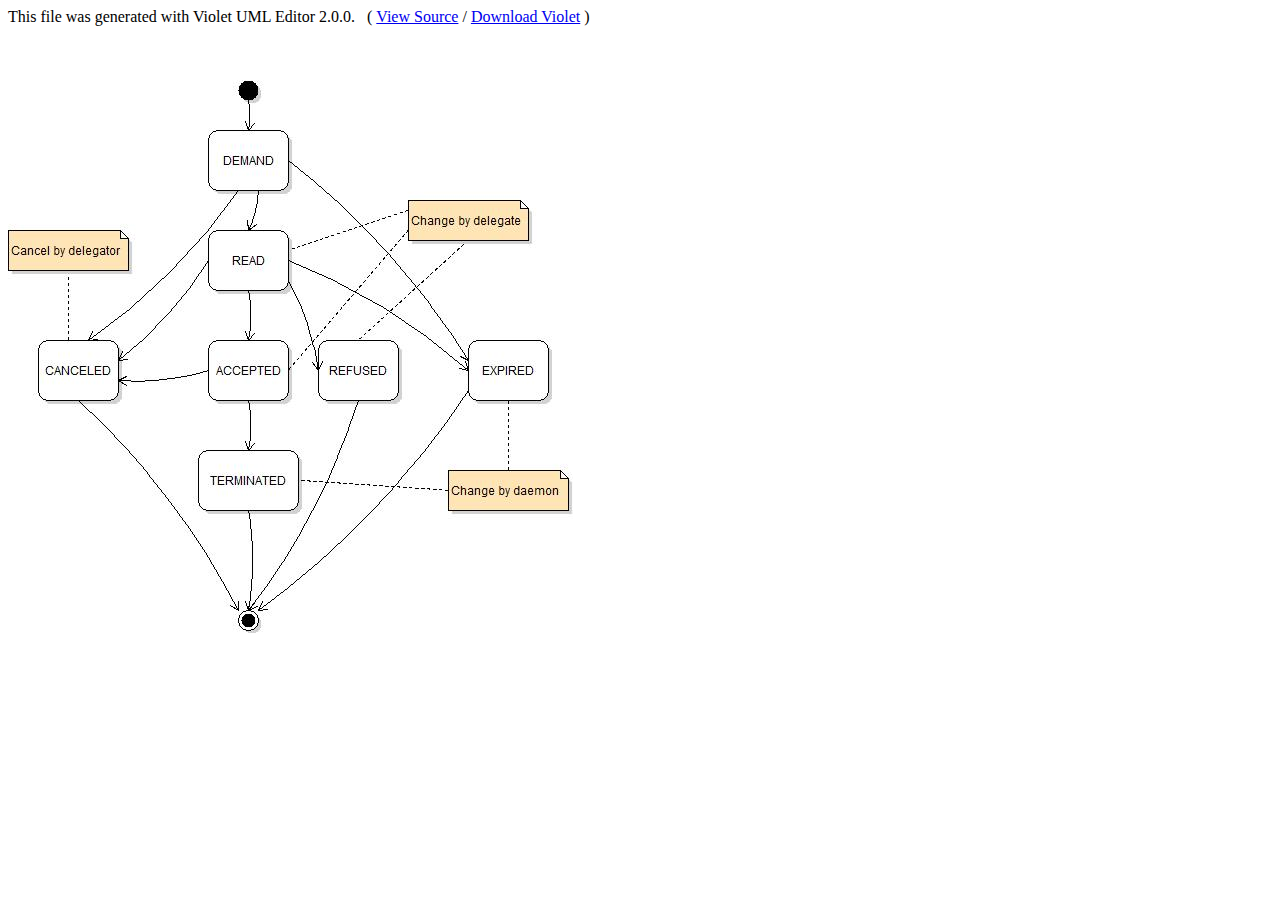
<file: iam-core/src/main/java/com/github/cunvoas/iam/persistance/entity/delegation/state/DelegationState.state.violet.html>
<HTML>
<HEAD>
<META name="description"
	content="Violet UML Editor cross format document">
<META name="keywords" content="Violet, UML">
<META charset="UTF-8">
<SCRIPT type="text/javascript">
	function switchVisibility() {
		var obj = document.getElementById("content");
		obj.style.display = (obj.style.display == "block") ? "none" : "block";
	}
</SCRIPT>
</HEAD>
<BODY>
	This file was generated with Violet UML Editor 2.0.0.
	&nbsp;&nbsp;(&nbsp;<A href=# onclick="switchVisibility()">View Source</A>&nbsp;/&nbsp;<A href="http://sourceforge.net/projects/violet/files/violetumleditor/" target="_blank">Download Violet</A>&nbsp;)
	<BR />
	<BR />
	<SCRIPT id="content" type="text/xml"><![CDATA[<StateDiagramGraph id="1">
  <nodes id="2">
    <CircularInitialStateNode id="3">
      <children id="4"/>
      <location class="Point2D.Double" id="5" x="390.0" y="80.0"/>
      <id id="6" value="b1b841fa-0abf-4954-9d99-1488af22576e"/>
      <revision>1</revision>
      <backgroundColor id="7">
        <red>255</red>
        <green>255</green>
        <blue>255</blue>
        <alpha>255</alpha>
      </backgroundColor>
      <borderColor id="8">
        <red>0</red>
        <green>0</green>
        <blue>0</blue>
        <alpha>255</alpha>
      </borderColor>
      <textColor reference="8"/>
    </CircularInitialStateNode>
    <StateNode id="9">
      <children id="10"/>
      <location class="Point2D.Double" id="11" x="360.0" y="130.0"/>
      <id id="12" value="79bb18e1-9f34-44db-adbc-61889eafc54d"/>
      <revision>1</revision>
      <backgroundColor reference="7"/>
      <borderColor reference="8"/>
      <textColor reference="8"/>
      <name id="13" justification="1" size="4" underlined="false">
        <text>DEMAND</text>
      </name>
    </StateNode>
    <StateNode id="14">
      <children id="15"/>
      <location class="Point2D.Double" id="16" x="360.0" y="230.0"/>
      <id id="17" value="215ac42b-c3d4-4ab4-b23e-b2453751373a"/>
      <revision>1</revision>
      <backgroundColor reference="7"/>
      <borderColor reference="8"/>
      <textColor reference="8"/>
      <name id="18" justification="1" size="4" underlined="false">
        <text>READ</text>
      </name>
    </StateNode>
    <StateNode id="19">
      <children id="20"/>
      <location class="Point2D.Double" id="21" x="360.0" y="340.0"/>
      <id id="22" value="e55389a3-0f5c-4817-8217-c36798647f52"/>
      <revision>1</revision>
      <backgroundColor reference="7"/>
      <borderColor reference="8"/>
      <textColor reference="8"/>
      <name id="23" justification="1" size="4" underlined="false">
        <text>ACCEPTED</text>
      </name>
    </StateNode>
    <StateNode id="24">
      <children id="25"/>
      <location class="Point2D.Double" id="26" x="190.0" y="340.0"/>
      <id id="27" value="4b14802d-66d2-43e4-bc8f-aac71e080f24"/>
      <revision>1</revision>
      <backgroundColor reference="7"/>
      <borderColor reference="8"/>
      <textColor reference="8"/>
      <name id="28" justification="1" size="4" underlined="false">
        <text>CANCELED</text>
      </name>
    </StateNode>
    <StateNode id="29">
      <children id="30"/>
      <location class="Point2D.Double" id="31" x="620.0" y="340.0"/>
      <id id="32" value="e9ca02b2-1f15-440d-b629-14195b17c6ff"/>
      <revision>1</revision>
      <backgroundColor reference="7"/>
      <borderColor reference="8"/>
      <textColor reference="8"/>
      <name id="33" justification="1" size="4" underlined="false">
        <text>EXPIRED</text>
      </name>
    </StateNode>
    <StateNode id="34">
      <children id="35"/>
      <location class="Point2D.Double" id="36" x="470.0" y="340.0"/>
      <id id="37" value="ca72be05-5b19-4efa-95f2-dadd4c14e9b9"/>
      <revision>1</revision>
      <backgroundColor reference="7"/>
      <borderColor reference="8"/>
      <textColor reference="8"/>
      <name id="38" justification="1" size="4" underlined="false">
        <text>REFUSED</text>
      </name>
    </StateNode>
    <StateNode id="39">
      <children id="40"/>
      <location class="Point2D.Double" id="41" x="350.0" y="450.0"/>
      <id id="42" value="2ac27193-058c-4793-829f-85fd86b3fb92"/>
      <revision>1</revision>
      <backgroundColor reference="7"/>
      <borderColor reference="8"/>
      <textColor reference="8"/>
      <name id="43" justification="1" size="4" underlined="false">
        <text>TERMINATED</text>
      </name>
    </StateNode>
    <CircularFinalStateNode id="44">
      <children id="45"/>
      <location class="Point2D.Double" id="46" x="390.0" y="610.0"/>
      <id id="47" value="c84b8b97-159a-42b6-a94b-898ac404a20f"/>
      <revision>1</revision>
      <backgroundColor reference="7"/>
      <borderColor reference="8"/>
      <textColor reference="8"/>
    </CircularFinalStateNode>
    <NoteNode id="48">
      <children id="49"/>
      <location class="Point2D.Double" id="50" x="160.0" y="230.0"/>
      <id id="51" value="ff867667-661f-4246-8fcb-d2a5172cad1f"/>
      <revision>1</revision>
      <backgroundColor reference="7"/>
      <borderColor reference="8"/>
      <textColor reference="8"/>
      <text id="52" justification="0" size="4" underlined="false">
        <text>Cancel by delegator</text>
      </text>
      <color id="53">
        <red>255</red>
        <green>228</green>
        <blue>181</blue>
        <alpha>255</alpha>
      </color>
    </NoteNode>
    <NoteNode id="54">
      <children id="55"/>
      <location class="Point2D.Double" id="56" x="600.0" y="470.0"/>
      <id id="57" value="4f6169af-30af-4daa-924b-a4554905a887"/>
      <revision>1</revision>
      <backgroundColor reference="7"/>
      <borderColor reference="8"/>
      <textColor reference="8"/>
      <text id="58" justification="0" size="4" underlined="false">
        <text>Change by daemon</text>
      </text>
      <color reference="53"/>
    </NoteNode>
    <NoteNode id="59">
      <children id="60"/>
      <location class="Point2D.Double" id="61" x="560.0" y="200.0"/>
      <id id="62" value="63893ee8-d97d-4e71-bc23-fbb07cf996e1"/>
      <revision>1</revision>
      <backgroundColor reference="7"/>
      <borderColor reference="8"/>
      <textColor reference="8"/>
      <text id="63" justification="0" size="4" underlined="false">
        <text>Change by delegate</text>
      </text>
      <color reference="53"/>
    </NoteNode>
  </nodes>
  <edges id="64">
    <StateTransitionEdge id="65">
      <start class="CircularInitialStateNode" reference="3"/>
      <end class="StateNode" reference="9"/>
      <startLocation class="Point2D.Double" id="66" x="10.0" y="10.0"/>
      <endLocation class="Point2D.Double" id="67" x="40.0" y="10.0"/>
      <transitionPoints id="68"/>
      <id id="69" value="66377acd-2a12-470a-9056-9f219b439cd3"/>
      <revision>1</revision>
      <angle>10.0</angle>
      <labelText></labelText>
    </StateTransitionEdge>
    <StateTransitionEdge id="70">
      <start class="StateNode" reference="9"/>
      <end class="StateNode" reference="14"/>
      <startLocation class="Point2D.Double" id="71" x="40.0" y="50.0"/>
      <endLocation class="Point2D.Double" id="72" x="40.0" y="30.0"/>
      <transitionPoints id="73"/>
      <id id="74" value="61cff904-2d8d-4c81-a9e0-36b931a505ce"/>
      <revision>1</revision>
      <angle>10.0</angle>
      <labelText></labelText>
    </StateTransitionEdge>
    <StateTransitionEdge id="75">
      <start class="StateNode" reference="14"/>
      <end class="StateNode" reference="19"/>
      <startLocation class="Point2D.Double" id="76" x="30.0" y="40.0"/>
      <endLocation class="Point2D.Double" id="77" x="40.0" y="40.0"/>
      <transitionPoints id="78"/>
      <id id="79" value="fcd8d61e-6c99-469b-b0ed-199b6aba59f5"/>
      <revision>1</revision>
      <angle>10.0</angle>
      <labelText></labelText>
    </StateTransitionEdge>
    <StateTransitionEdge id="80">
      <start class="StateNode" reference="14"/>
      <end class="StateNode" reference="34"/>
      <startLocation class="Point2D.Double" id="81" x="30.0" y="40.0"/>
      <endLocation class="Point2D.Double" id="82" x="40.0" y="30.0"/>
      <transitionPoints id="83"/>
      <id id="84" value="1184974d-a8a2-4562-bb78-68a32c14f11f"/>
      <revision>1</revision>
      <angle>10.0</angle>
      <labelText></labelText>
    </StateTransitionEdge>
    <StateTransitionEdge id="85">
      <start class="StateNode" reference="19"/>
      <end class="StateNode" reference="39"/>
      <startLocation class="Point2D.Double" id="86" x="40.0" y="40.0"/>
      <endLocation class="Point2D.Double" id="87" x="50.0" y="20.0"/>
      <transitionPoints id="88"/>
      <id id="89" value="474594fe-2179-4d73-8ee6-40675f4d6b95"/>
      <revision>1</revision>
      <angle>10.0</angle>
      <labelText></labelText>
    </StateTransitionEdge>
    <StateTransitionEdge id="90">
      <start class="StateNode" reference="9"/>
      <end class="StateNode" reference="24"/>
      <startLocation class="Point2D.Double" id="91" x="60.0" y="40.0"/>
      <endLocation class="Point2D.Double" id="92" x="50.0" y="30.0"/>
      <transitionPoints id="93"/>
      <id id="94" value="9e13ea21-b655-431b-9cee-6b52212d3e6f"/>
      <revision>1</revision>
      <angle>10.0</angle>
      <labelText></labelText>
    </StateTransitionEdge>
    <StateTransitionEdge id="95">
      <start class="StateNode" reference="14"/>
      <end class="StateNode" reference="24"/>
      <startLocation class="Point2D.Double" id="96" x="40.0" y="20.0"/>
      <endLocation class="Point2D.Double" id="97" x="30.0" y="20.0"/>
      <transitionPoints id="98"/>
      <id id="99" value="e4678a81-7ad6-4d46-a0f5-3366e3a03ae1"/>
      <revision>1</revision>
      <angle>10.0</angle>
      <labelText></labelText>
    </StateTransitionEdge>
    <StateTransitionEdge id="100">
      <start class="StateNode" reference="19"/>
      <end class="StateNode" reference="24"/>
      <startLocation class="Point2D.Double" id="101" x="70.0" y="20.0"/>
      <endLocation class="Point2D.Double" id="102" x="30.0" y="30.0"/>
      <transitionPoints id="103"/>
      <id id="104" value="bf29dfc0-be18-419a-a6bc-c511ef812424"/>
      <revision>1</revision>
      <angle>10.0</angle>
      <labelText></labelText>
    </StateTransitionEdge>
    <StateTransitionEdge id="105">
      <start class="StateNode" reference="9"/>
      <end class="StateNode" reference="29"/>
      <startLocation class="Point2D.Double" id="106" x="50.0" y="30.0"/>
      <endLocation class="Point2D.Double" id="107" x="60.0" y="20.0"/>
      <transitionPoints id="108"/>
      <id id="109" value="b072e3b2-2287-4948-a366-7541fa89a453"/>
      <revision>1</revision>
      <angle>10.0</angle>
      <labelText></labelText>
    </StateTransitionEdge>
    <StateTransitionEdge id="110">
      <start class="StateNode" reference="14"/>
      <end class="StateNode" reference="29"/>
      <startLocation class="Point2D.Double" id="111" x="60.0" y="40.0"/>
      <endLocation class="Point2D.Double" id="112" x="60.0" y="30.0"/>
      <transitionPoints id="113"/>
      <id id="114" value="a0e3fe38-30a6-4905-af58-c2563bfc5cf3"/>
      <revision>1</revision>
      <angle>10.0</angle>
      <labelText></labelText>
    </StateTransitionEdge>
    <StateTransitionEdge id="115">
      <start class="StateNode" reference="24"/>
      <end class="CircularFinalStateNode" reference="44"/>
      <startLocation class="Point2D.Double" id="116" x="50.0" y="40.0"/>
      <endLocation class="Point2D.Double" id="117" x="10.0" y="10.0"/>
      <transitionPoints id="118"/>
      <id id="119" value="0e1876f2-06ab-441a-9620-2fb07bbd7d2c"/>
      <revision>1</revision>
      <angle>10.0</angle>
      <labelText></labelText>
    </StateTransitionEdge>
    <StateTransitionEdge id="120">
      <start class="StateNode" reference="39"/>
      <end class="CircularFinalStateNode" reference="44"/>
      <startLocation class="Point2D.Double" id="121" x="40.0" y="40.0"/>
      <endLocation class="Point2D.Double" id="122" x="10.0" y="10.0"/>
      <transitionPoints id="123"/>
      <id id="124" value="b78e8277-2d07-462e-bdf7-2ff83f467709"/>
      <revision>1</revision>
      <angle>10.0</angle>
      <labelText></labelText>
    </StateTransitionEdge>
    <StateTransitionEdge id="125">
      <start class="StateNode" reference="34"/>
      <end class="CircularFinalStateNode" reference="44"/>
      <startLocation class="Point2D.Double" id="126" x="30.0" y="50.0"/>
      <endLocation class="Point2D.Double" id="127" x="10.0" y="0.0"/>
      <transitionPoints id="128"/>
      <id id="129" value="f1131a0f-263c-46f9-adb6-167776ec001e"/>
      <revision>1</revision>
      <angle>10.0</angle>
      <labelText></labelText>
    </StateTransitionEdge>
    <StateTransitionEdge id="130">
      <start class="StateNode" reference="29"/>
      <end class="CircularFinalStateNode" reference="44"/>
      <startLocation class="Point2D.Double" id="131" x="30.0" y="40.0"/>
      <endLocation class="Point2D.Double" id="132" x="10.0" y="10.0"/>
      <transitionPoints id="133"/>
      <id id="134" value="f5aff75e-940a-4c45-8f53-05982702e645"/>
      <revision>1</revision>
      <angle>10.0</angle>
      <labelText></labelText>
    </StateTransitionEdge>
    <NoteEdge id="135">
      <start class="StateNode" reference="24"/>
      <end class="NoteNode" reference="48"/>
      <startLocation class="Point2D.Double" id="136" x="40.0" y="20.0"/>
      <endLocation class="Point2D.Double" id="137" x="60.0" y="30.0"/>
      <transitionPoints id="138"/>
      <id id="139" value="dc95c478-dd81-455b-a239-5f86ba3d1156"/>
      <revision>1</revision>
    </NoteEdge>
    <NoteEdge id="140">
      <start class="NoteNode" reference="54"/>
      <end class="StateNode" reference="29"/>
      <startLocation class="Point2D.Double" id="141" x="40.0" y="30.0"/>
      <endLocation class="Point2D.Double" id="142" x="50.0" y="30.0"/>
      <transitionPoints id="143"/>
      <id id="144" value="e6bebef6-7fe1-4727-8819-ec04426f3508"/>
      <revision>1</revision>
    </NoteEdge>
    <NoteEdge id="145">
      <start class="NoteNode" reference="54"/>
      <end class="StateNode" reference="39"/>
      <startLocation class="Point2D.Double" id="146" x="30.0" y="20.0"/>
      <endLocation class="Point2D.Double" id="147" x="80.0" y="30.0"/>
      <transitionPoints id="148"/>
      <id id="149" value="8512b54a-6e98-47d5-9c29-1250029d09f8"/>
      <revision>1</revision>
    </NoteEdge>
    <NoteEdge id="150">
      <start class="NoteNode" reference="59"/>
      <end class="StateNode" reference="14"/>
      <startLocation class="Point2D.Double" id="151" x="30.0" y="20.0"/>
      <endLocation class="Point2D.Double" id="152" x="70.0" y="30.0"/>
      <transitionPoints id="153"/>
      <id id="154" value="b1079f18-80c8-4dea-b7e8-b0fa5207a311"/>
      <revision>1</revision>
    </NoteEdge>
    <NoteEdge id="155">
      <start class="NoteNode" reference="59"/>
      <end class="StateNode" reference="19"/>
      <startLocation class="Point2D.Double" id="156" x="40.0" y="20.0"/>
      <endLocation class="Point2D.Double" id="157" x="60.0" y="20.0"/>
      <transitionPoints id="158"/>
      <id id="159" value="184951df-09e0-4d91-b074-156a9af506a0"/>
      <revision>1</revision>
    </NoteEdge>
    <NoteEdge id="160">
      <start class="NoteNode" reference="59"/>
      <end class="StateNode" reference="34"/>
      <startLocation class="Point2D.Double" id="161" x="40.0" y="20.0"/>
      <endLocation class="Point2D.Double" id="162" x="20.0" y="50.0"/>
      <transitionPoints id="163"/>
      <id id="164" value="a8c31a6f-de4e-4372-a38c-b2b2a10ced1f"/>
      <revision>1</revision>
    </NoteEdge>
  </edges>
</StateDiagramGraph>]]></SCRIPT>
	<BR />
	<BR />
	<IMG alt="embedded diagram image" src="[data-uri]
" />
</BODY>
</HTML>
</file>
<file: iam-load-gatling/src/results/style/style.css>
/**
 * Copyright 2011-2013 eBusiness Information, Groupe Excilys (www.ebusinessinformation.fr)
 *
 * Licensed under the Apache License, Version 2.0 (the "License");
 * you may not use this file except in compliance with the License.
 * You may obtain a copy of the License at
 *
 * 		http://www.apache.org/licenses/LICENSE-2.0
 *
 * Unless required by applicable law or agreed to in writing, software
 * distributed under the License is distributed on an "AS IS" BASIS,
 * WITHOUT WARRANTIES OR CONDITIONS OF ANY KIND, either express or implied.
 * See the License for the specific language governing permissions and
 * limitations under the License.
 */
body {
	font-family: arial;
	margin: 0;
	padding: 0;
	background: #DCDBD4;
	color: #000;
	font-size: 12px;
}

.container {
	width: 1200px;
	margin: 0 auto;
	position: relative;
	overflow: visible;
}

.frise {
	background: url('fond-degrade.gif') repeat-x;
	height: 530px;
	width: 100%;
	position: absolute;
	top: 60px;
	z-index: -1;
}

.global {
	height: 650px
}

a {
	text-decoration: none;
	color: #E37400;
}

a:hover {
	color: #D1D1CE;
}

p {
	margin: 10px 0;
	padding: 0;
}

img {
	border: 0;
}

h1 {
	font-size: 18px;
	color: #E37400;
	margin: 10px 0;
}

h1 span {
	color: #D1D1CE;
}

.main {
	width: 100%
}

.head {
	height: 100px;
	width: 600px;
	padding: 10px 0 0 160px;
	background: url('fond-lueur.gif') no-repeat;
	background-position: 70px 0;
	position: absolute;
	top: 0;
	left: 0;
}

.sim_desc {
	float: right;
	padding: 0;
	margin: 0
}

.foot {
	background: #92918C;
	width: 100%;
	color: #FFF;
	margin-top: 78px;
}

.foot a {
	width: 85px;
	height: 27px;
	margin: 3px auto;
	display: block
}

.cadre {
	width: 1050px;
	padding: 38px 0 0 100px;
	position: relative;
	top: 70px;
}

.onglet {
	background: #FFF;
	padding: 7px 50px;
	margin: 5px 5px 0 5px;
	color: #BCBCB5;
	font-size: 18px;
	font-weight: bold;
	position: absolute;
	right: 0;
	top: -9px;
	z-index: 8;
	height: 28px;
	box-shadow: 0 0 0 black, 4px -4px 3px #D1D1CE, -4px -4px 3px #D1D1CE;
	-moz-box-shadow: 0 0 0 black, 4px -4px 3px #D1D1CE, -4px -4px 3px #D1D1CE;
	-webkit-box-shadow: 0 0 0 black, 4px -4px 3px #D1D1CE, -4px -4px 3px #D1D1CE;
	-webkit-border-top-right-radius: 8px;
	-webkit-border-top-left-radius: 8px;
	border-color: #D1D1CE
}

.onglet img {
	position: absolute;
	top: 7px;
	left: 7px;
}

.onglet span {
	color: #E37400;
	margin-right: 10px;
}

.onglet p {
	margin: 7px -40px 10px 0;
	font-size: 22px
}

.content {
	margin-right: 5px;
	padding: 0 10px 40px 1px;
	background: #FFF;
	box-shadow: -4px -4px 3px #D1D1CE, 4px 4px 3px #D1D1CE, -4px 4px 3px #D1D1CE, 4px -4px 3px #D1D1CE;
	-moz-box-shadow: -4px -4px 3px #D1D1CE, 4px 4px 3px #D1D1CE, -4px 4px 3px #D1D1CE, 4px -4px 3px #D1D1CE;
	-webkit-box-shadow: -4px -4px 3px #D1D1CE, 4px 4px 3px #D1D1CE, -4px 4px 3px #D1D1CE, 4px -4px 3px #D1D1CE;

	border-top-left-radius: 8px;
	border-bottom-left-radius: 8px;
	border-bottom-right-radius: 8px;
	-moz-border-top-left-radius: 8px;
	-moz-border-bottom-left-radius: 8px;
	-moz-border-bottom-right-radius: 8px;
	-webkit-border-top-left-radius: 8px;
	-webkit-border-bottom-left-radius: 8px;
	-webkit-border-bottom-right-radius: 8px;

	border-color: #D1D1CE
}

.content-in {
	margin: 30px 30px 30px 120px;
}

.sous-menu {
	border-bottom: 2px #E37400 solid;
	padding: 10px 0 5px 0;
	margin: 0 5px;
	z-index: -1;
}

.sous-menu a {
	color: #FFF;
	font-size: 14px;
	font-weight: bold;
}

.sous-menu .item {
	background: #D1D1CE url('arrow_down.png') 9px 6px no-repeat;
	display: inline;
	margin: 0 10px 0 0;
	padding: 5px 15px 5px 25px;
	border-top-right-radius: 8px;
	border-top-left-radius: 8px
}

.sous-menu .ouvert {
	background: #E37400 url('arrow_right.png') 11px 3px no-repeat;
}

.nav {
	top: 180px;
	width: 200px;
	background: #C5C3BC;
	position: absolute;
	z-index: 9;
	border-radius: 8px;
	border: 1px solid #C5C3BC
}

.nav ul {
	padding: 0;
	margin: 3px
}

.nav li {
	margin: 0 auto;
	padding: 3px 0;
	list-style: none;
	width: 190px;
	border-bottom: 1px #acaba6 solid;
	border-top: 1px #d4d2cc solid;
}

.nav li:first-child {
	border-top: none;
}

.nav li:last-child {
	border-bottom: none;
}

.nav .item {
	padding: 5px 0px 5px 0px;
	display: block;
	margin: 0 auto;
	word-wrap: break-word;
}

.nav .item a {
	color: #000;
	font-size: 14px;
	font-weight: bold;
	margin: 0px;
}

.nav .item:hover {
	background-color: #92918C;
	border-radius: 8px;
}

.nav .on .item {
	border-radius: 8px;
	background-color: #E37400;
}

.nav .on .item a {
	color: #FFF;
}

.article {
	position: relative;
}

.infos {
	position: absolute;
	top: 0;
	right: -63px;
	width: 300px;
	color: #FFF;
}

.infos-in {
	padding: 0 0 25px 0;
	position: relative;
}

.info {
	margin: 0;
	height: 100%;
	background: #CF6900 url('stat-fond.png') repeat-x;
	padding: 15px 0px 15px 0
}

.repli {
	position: absolute;
	bottom: 0;
	right: 0;
	background: url('stat-fleche-bas.png') no-repeat top left;
	height: 25px;
	width: 22px;
}

.infos h2 {
	font-size: 13px;
	font-weight: bold;
	margin: 0;
	padding: 3px 0 0 25px;
	color: #FFF;
	height: 19px;
	width: 165px;
	-moz-border-top-right-radius: 8px;
	-moz-border-bottom-right-radius: 8px;
	-webkit-border-top-right-radius: 8px;
	-webkit-border-bottom-right-radius: 8px;
	-ms-border-top-right-radius: 8px;
	-ms-border-bottom-right-radius: 8px;
	-o-border-top-right-radius: 8px;
	-o-border-bottom-right-radius: 8px;
	border-top-right-radius: 8px;
	border-bottom-right-radius: 8px;
}

.infos .first {
	background: url('stat-l-roue.png') no-repeat 3px 3px #d16b00
}

.infos .second {
	background: url('stat-l-temps.png') no-repeat 3px 3px #d16b00
}

.infos th {
	text-align: center
}

.infos td {
	font-weight: bold;
	width: 50px;
	text-align: right;
	padding: 4px;
	-webkit-border-radius: 4px;
	-moz-border-radius: 4px;
	-ms-border-radius: 4px;
	-o-border-radius: 4px;
	border-radius: 4px
}

.infos .title {
	width: 95px
}

.infos .ok {
	background-color: rgba(160, 178, 40, 0.5)
}

.infos .total {
	background-color: rgba(120, 120, 120, 0.2)
}

.infos .ko {
	-webkit-border-radius: 4px;
	background-color: rgba(255, 0, 0, 0.5)
}

.schema {
	background: #EAEAEA;
	border-radius: 8px;
	border: 1px solid #EAEAEA;
	margin-bottom: 20px
}

.demi {
	width: 630px;
	height: 330px;
}

.geant {
	width: 900px;
	height: 354px;
}

.extensible-geant {
	width: 900px;
}

.polar {
	width: 250px;
	height: 330px;
	position: absolute;
	top: 0px;
	right: -17px;
}

.chart_title {
	background: #b0b0a8;
	padding: 2px 10px;
	color: #FFF;
	font-weight: bold;
	border-radius: 8px;
}

.statistics {
	margin-bottom: 20px;
	color: white;
	display: block;
}

.statistics .title {
	height: 15px;
	text-align: left;
	font-weight: bold;
	background: #ff9916;
	border-top-left-radius: 8px;
	border-top-right-radius: 8px;
	padding: 5px 15px 0px 15px;
	width: 870px;
}

.title_not_collapsed {
	background: #ff9916 url('arrow_down.png') 0px 3px no-repeat;
	cursor: pointer;
	padding-left: 20px;
}

.title_not_collapsed span {
	display: none;
}

.title_collapsed {
	background: #ff9916 url('arrow_right.png') 0px 0px no-repeat;
	cursor: pointer;
	padding-left: 20px;
}

#container_statistics_head {
	background: #FF9916;
	padding: 5px 5px 0px 5px;
}

#container_statistics_body {
	border-bottom-left-radius: 8px;
	border-bottom-right-radius: 8px;
	background: #CF6900 url('stat-fond.png') repeat-x;
	padding: 0px 5px 5px 5px;
}

#container_errors {
	background: #FF9916;
	padding: 5px 5px 0px 5px;
	border-bottom-left-radius: 8px;
	border-bottom-right-radius: 8px;
	background: #CF6900 url('stat-fond.png') repeat-x;
}

.statistics-in {
	margin: 0;
	border-spacing: 4px;
}

.statistics .scrollable {
	max-height: 785px;
	overflow-y: auto;
	width: 915px;
}

.statistics-in a {
	color: white;
	font-weight: bold;
}

.statistics-in .header {
	font-size: 13px;
	font-weight: bold;
	border-radius: 4px;
	padding: 4px;
	background-color: #d16b00;
}

.sortable {
	cursor: pointer;
}

.sortable span {
	background: url('sortable.png') no-repeat right 3px;
	padding-right: 15px;
}

.sorted-up span {
	background-image: url('sorted-up.png');
}

.sorted-down span {
	background-image: url('sorted-down.png');
}

.executions {
	background: url('stat-l-roue.png') no-repeat 4px 4px #d16b00;
	padding: 4px 4px 4px 25px;
}

.response-time {
	background: url('stat-l-temps.png') no-repeat 4px 4px #d16b00;
	padding: 4px 4px 4px 25px;
}

.statistics-in td {
	padding: 4px;
	border-radius: 4px;
}

.statistics-in .col-1 {
	width: 175px;
}

.statistics-in .value {
	text-align: right;
	width: 50px;
}

.statistics-in .total {
	background-color: rgba(120, 120, 120, 0.2);
}

.statistics-in .ok {
	background-color: rgba(160, 178, 40, 0.5);
}

.statistics-in .ko {
	background-color: rgba(255, 0, 0, 0.5);
}

.statistics-in .expand-button {
	padding-left: 10px;
	cursor: pointer;
}

.expand-button.hidden {
	background: none;
	cursor: default;
}

.statistics .expand-all-button, .statistics .collapse-all-button {
	color: white;
	cursor: pointer;
}

.statistics-in .expand-button.expand {
	background: url('little_arrow_right.png') no-repeat 3px 3px;
}

.statistics-in .expand-button.collapse {
	background: url('sorted-down.png') no-repeat 0px 0px;
}

.nav .expand-button {
	padding: 10px;
}

.nav .expand-button.expand {
	background: url('arrow_right_black.png') no-repeat 5px 10px;
	cursor: pointer;
}

.nav .expand-button.collapse {
	background: url('arrow_down_black.png') no-repeat 3px 12px;
	cursor: pointer;
}

.nav .on .expand-button.expand {
	background-image: url('arrow_right.png');
}

.nav .on .expand-button.collapse {
	background-image: url('arrow_down.png');
}

.right {
	float: right;
}
</file>
